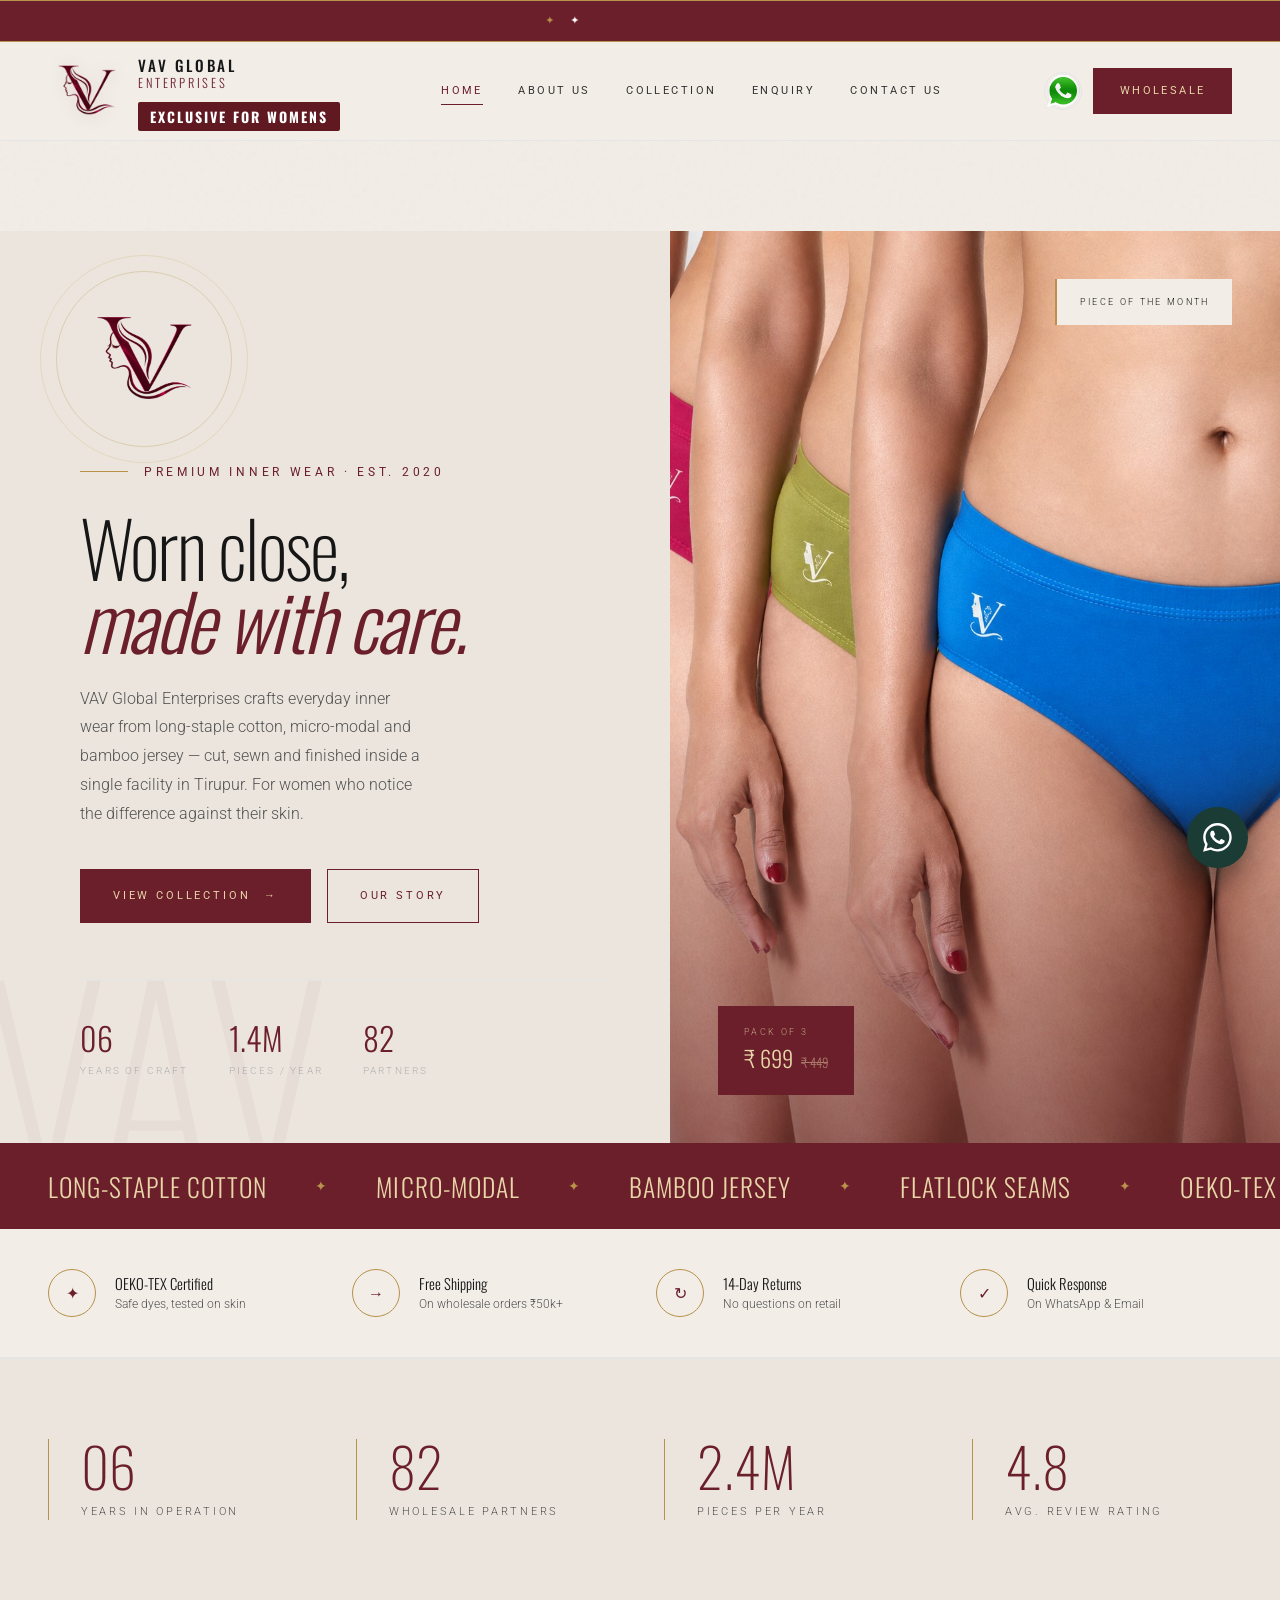
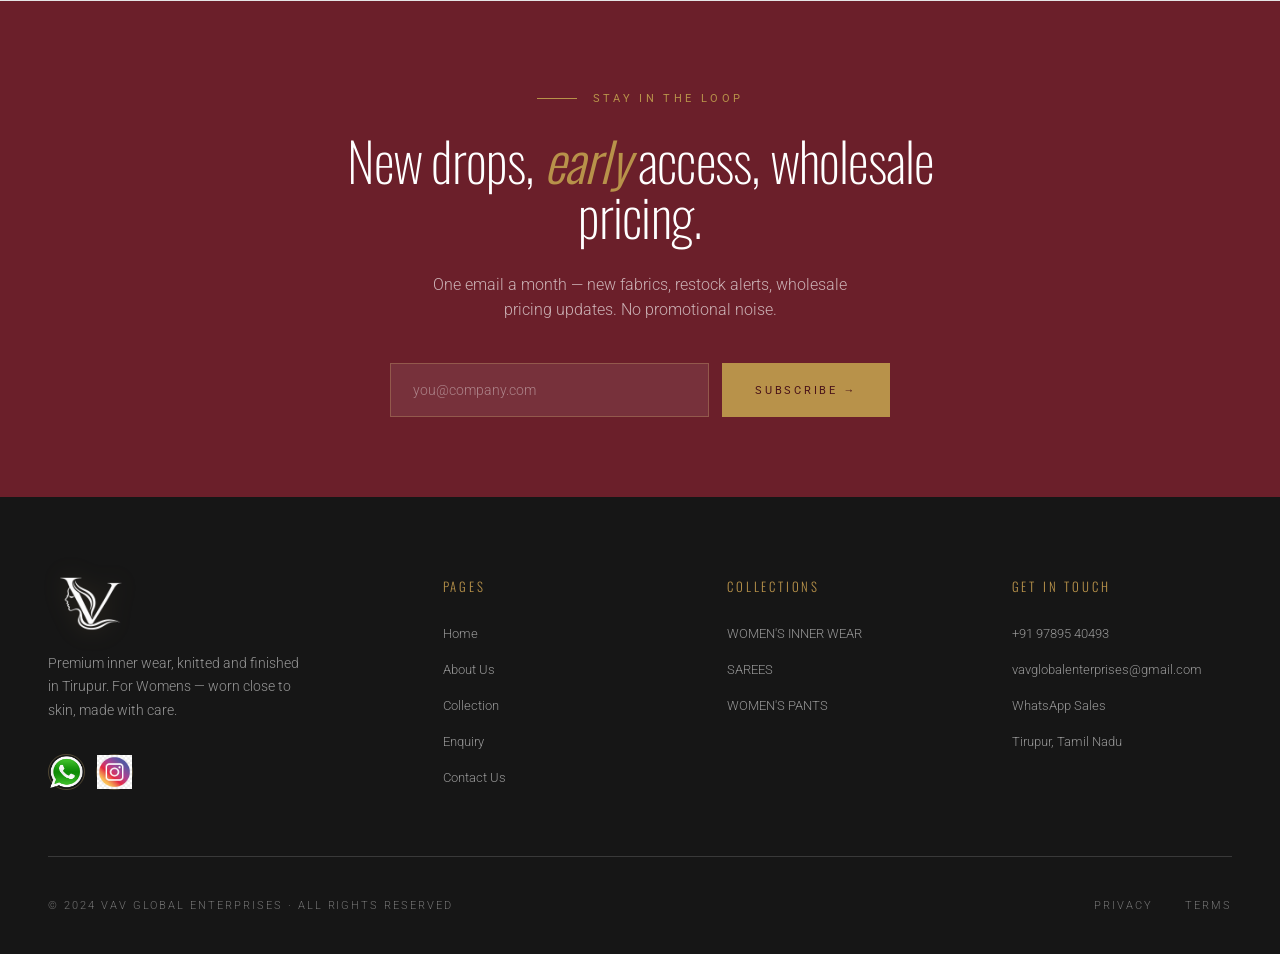
<file: index.html>
<!DOCTYPE html>
<html lang="en">
<head>
<meta name="google-site-verification" content="qT7I_BiISIOXFTQnyA4tksHQeo5Awcm3ccTo5yaIwPU" />
<meta charset="UTF-8">
<meta name="viewport" content="width=device-width, initial-scale=1.0">
<meta name="theme-color" content="#ffffff">
<title>VAV Global Enterprises — Premium Inner Wear</title>
<meta name="description"
      content="VAV Global Enterprises offers premium women's inner wear, sarees and quality apparel from Tirupur, Tamil Nadu. Explore our collections and wholesale enquiries.">

<meta name="keywords"
      content="VAV Global Enterprises, women's inner wear, ladies inner wear, sarees, Tirupur garments, wholesale inner wear, Tamil Nadu apparel, VAV Global">

<meta name="author" content="VAV Global Enterprises">

<meta name="robots" content="index, follow">

<link rel="canonical" href="https://vavglobalenterprises.com/">
<link rel="stylesheet" href="style.css">
<link rel="preconnect" href="https://fonts.googleapis.com">
<link rel="preconnect" href="https://fonts.gstatic.com" crossorigin>
<link rel="stylesheet" href="https://fonts.googleapis.com/css2?family=Oswald:wght@200;300;400;500&family=Roboto:wght@100;300;400&display=swap">
<style>
:root {
  --bg: #f2ede7;
  --bg-deep: #ebe5dd;
  --bg-card: #ffffff;
  --text: #161616;
  --text-emp: #333333;
  --text-mute: #535353;
  --text-faint: #b1b1b1;
  --line: #e5e5e5;
  --inverse: #ffffff;
  --wine: #6b1f2a;
  --wine-deep: #4a1419;
  --wine-soft: #8a3540;
  --gold: #b8924a;
  --gold-light: #d4b576;
  --gold-soft: #e8d5a8;
  --whatsapp: #1a3c34;
  --whatsapp-hover: #2a5c4e;
  --ease-quiet: cubic-bezier(.22, 1, .36, 1);
  --ease-precise: cubic-bezier(.4, 0, .2, 1);
  --ease-emphasis: cubic-bezier(.16, 1, .3, 1);
}

* { margin: 0; padding: 0; box-sizing: border-box; }
html { scroll-behavior: smooth; }
body {
  background: var(--bg);
  color: var(--text);
  font-family: 'Roboto', sans-serif;
  font-weight: 300;
  line-height: 1.6;
  overflow-x: hidden;
  -webkit-font-smoothing: antialiased;
}
img { max-width: 100%; display: block; }
a { color: inherit; text-decoration: none; }
button { font-family: inherit; cursor: pointer; }
::selection { background: var(--wine); color: var(--bg); }

body::before {
  content: '';
  position: fixed; inset: 0;
  pointer-events: none;
  z-index: 9998;
  opacity: 0.035;
  background-image: url("data:image/svg+xml,%3Csvg viewBox='0 0 200 200' xmlns='http://www.w3.org/2000/svg'%3E%3Cfilter id='n'%3E%3CfeTurbulence type='fractalNoise' baseFrequency='0.85' numOctaves='3'/%3E%3C/filter%3E%3Crect width='100%25' height='100%25' filter='url(%23n)'/%3E%3C/svg%3E");
}

/* ========== PAGE ROUTING ========== */
.page { display: none; padding-top: 90px; min-height: 100vh; }
#home { display: block; }
.page:target { display: block; animation: pageEnter 0.8s var(--ease-quiet); }
body:has(.page:target) #home { display: none; }

@keyframes pageEnter {
  from { opacity: 0; transform: translateY(30px); }
  to { opacity: 1; transform: translateY(0); }
}

/* Stagger reveal for page children */
.page:target > * { animation: staggerUp 0.8s var(--ease-quiet) both; }
.page:target > *:nth-child(1) { animation-delay: 0.1s; }
.page:target > *:nth-child(2) { animation-delay: 0.25s; }
.page:target > *:nth-child(3) { animation-delay: 0.4s; }
.page:target > *:nth-child(4) { animation-delay: 0.55s; }
.page:target > *:nth-child(5) { animation-delay: 0.7s; }

@keyframes staggerUp {
  from { opacity: 0; transform: translateY(40px); }
  to { opacity: 1; transform: translateY(0); }
}

/* ========== ANNOUNCEMENT ========== */
.announce {
  background: var(--wine);
  color: var(--gold-soft);
  padding: 0.65rem 3rem;
  text-align: center;
  font-size: 0.68rem;
  letter-spacing: 0.25em;
  text-transform: uppercase;
  position: relative;
  z-index: 101;
  overflow: hidden;
}
.announce__track {
  display: inline-flex;
  gap: 3rem;
  animation: announce-scroll 10s linear infinite;
  white-space: nowrap;
}
.announce span::before { content: '✦'; margin-right: 0.8rem; color: var(--gold); }
@keyframes announce-scroll { from { transform: translateX(0); } to { transform: translateX(-50%); } }

/* ========== NAV ========== */
.nav {
  position: sticky;
  top: 0;
  background: rgba(242, 237, 231, 0.94);
  backdrop-filter: blur(14px);
  -webkit-backdrop-filter: blur(14px);
  border-bottom: 1px solid var(--line);
  padding: 0.85rem 3rem;
  display: flex;
  align-items: center;
  justify-content: space-between;
  z-index: 100;
}
.nav__logo-link { display: flex; align-items: center; gap: 0.85rem; }
.nav__logo-img {
  height: 3.2rem;
  width: auto;
  transition: transform 0.6s var(--ease-quiet), filter 0.6s var(--ease-quiet);
  filter: drop-shadow(0 2px 8px rgba(107, 31, 42, 0.15));
}
.nav__logo-link:hover .nav__logo-img {
  transform: scale(1.08) rotate(-2deg);
  filter: drop-shadow(0 4px 16px rgba(184, 146, 74, 0.4));
}
.nav__logo-text {
  font-family: 'Oswald', sans-serif;
  font-weight: 300;
  font-size: 0.78rem;
  letter-spacing: 0.22em;
  text-transform: uppercase;
  color: var(--wine);
  line-height: 1.3;
}
.nav__logo-text strong { display: block; font-weight: 500; color: var(--text); font-size: 0.95rem; }

.nav__menu {
  display: flex;
  gap: 2.2rem;
  list-style: none;
  font-size: 0.7rem;
  font-weight: 400;
  letter-spacing: 0.22em;
  text-transform: uppercase;
}
.nav__menu a {
  position: relative;
  padding: 0.5rem 0;
  color: var(--text-emp);
  transition: color 0.4s var(--ease-quiet);
}
.nav__menu a::after {
  content: '';
  position: absolute;
  left: 0; bottom: 0;
  width: 0; height: 1px;
  background: var(--wine);
  transition: width 0.5s var(--ease-quiet);
}
.nav__menu a:hover { color: var(--wine); }
.nav__menu a:hover::after { width: 100%; }

/* Active nav state via :has() */
body:not(:has(.page:target)) .nav__menu a[href="#home"],
body:has(#about:target) .nav__menu a[href="#about"],
/* body:has(#gallery:target) .nav__menu a[href="#gallery"], */
body:has(#collection:target) .nav__menu a[href="#collection"],
body:has(#enquiry:target) .nav__menu a[href="#enquiry"],
body:has(#contact:target) .nav__menu a[href="#contact"] {
  color: var(--wine);
}
body:not(:has(.page:target)) .nav__menu a[href="#home"]::after,
body:has(#about:target) .nav__menu a[href="#about"]::after,
/* body:has(#gallery:target) .nav__menu a[href="#gallery"]::after, */
body:has(#collection:target) .nav__menu a[href="#collection"]::after,
body:has(#enquiry:target) .nav__menu a[href="#enquiry"]::after,
body:has(#contact:target) .nav__menu a[href="#contact"]::after {
  width: 100%;
}

.nav__actions { display: flex; gap: 0.7rem; align-items: center; }
.nav__icon {
  width: 2.4rem; height: 2.4rem;
  border: 1px solid var(--line);
  border-radius: 50%;
  display: flex; align-items: center; justify-content: center;
  font-size: 0.75rem;
  transition: all 0.4s var(--ease-quiet);
  background: transparent;
  color: var(--text);
}
.nav__icon:hover { border-color: var(--wine); background: var(--wine); color: var(--gold-soft); transform: translateY(-2px); }
.nav__icon--wa:hover { background: var(--whatsapp); border-color: var(--whatsapp); color: #fff; }
.nav__cta {
  font-size: 0.68rem;
  font-weight: 400;
  letter-spacing: 0.22em;
  text-transform: uppercase;
  padding: 0.85rem 1.6rem;
  border: 1px solid var(--wine);
  background: var(--wine);
  color: var(--gold-soft);
  transition: all 0.5s var(--ease-quiet);
}
.nav__cta:hover { background: var(--wine-deep); border-color: var(--wine-deep); }

/* ========== HERO ========== */
.hero {
  position: relative;
  min-height: calc(100vh - 90px);
  display: grid;
  grid-template-columns: 1.1fr 1fr;
  overflow: hidden;
  background: var(--bg-deep);
}
.hero__left {
  padding: 4rem 4rem 4rem 5rem;
  display: flex;
  flex-direction: column;
  justify-content: center;
  position: relative;
  z-index: 2;
}

/* === LOGO REVEAL === */
.hero__logo-wrap {
  position: relative;
  margin-bottom: 2.5rem;
  display: inline-block;
  width: 8rem;
  height: 8rem;
}
.hero__logo-wrap::before {
  content: '';
  position: absolute;
  inset: -1.5rem;
  border: 1px solid var(--gold);
  border-radius: 50%;
  opacity: 0;
  animation: logoRing 3s var(--ease-quiet) 1.2s forwards;
}
.hero__logo-wrap::after {
  content: '';
  position: absolute;
  inset: -2.5rem;
  border: 1px solid var(--gold-light);
  border-radius: 50%;
  opacity: 0;
  animation: logoRing 3s var(--ease-quiet) 1.6s forwards;
}
@keyframes logoRing {
  from { opacity: 0; transform: scale(0.7); }
  to { opacity: 0.3; transform: scale(1); }
}
.hero__logo {
  width: 100%;
  height: 100%;
  object-fit: contain;
  animation: logoReveal 2s var(--ease-emphasis) both, logoShimmer 6s ease-in-out infinite 2s;
}
@keyframes logoReveal {
  0% { opacity: 0; transform: scale(0.75) translateY(-20px); filter: blur(14px); }
  60% { opacity: 1; filter: blur(0); }
  100% { opacity: 1; transform: scale(1) translateY(0); filter: blur(0); }
}
@keyframes logoShimmer {
  0%, 100% { filter: drop-shadow(0 0 8px rgba(184, 146, 74, 0.2)); }
  50% { filter: drop-shadow(0 0 28px rgba(184, 146, 74, 0.45)); }
}

.hero__eyebrow {
  font-size: 0.72rem;
  font-weight: 400;
  letter-spacing: 0.32em;
  text-transform: uppercase;
  margin-bottom: 1.8rem;
  display: flex;
  align-items: center;
  gap: 1rem;
  color: var(--wine);
  animation: fadeUp 1s var(--ease-quiet) 0.8s both;
}
.hero__eyebrow::before { content: ''; width: 3rem; height: 1px; background: var(--gold); }
@keyframes fadeUp { from { opacity: 0; transform: translateY(28px); } to { opacity: 1; transform: translateY(0); } }

.hero__title {
  font-family: 'Oswald', sans-serif;
  font-weight: 200;
  font-size: clamp(2.6rem, 6vw, 5.5rem);
  line-height: 0.95;
  letter-spacing: -0.025em;
  margin-bottom: 1.8rem;
  animation: fadeUp 1s var(--ease-quiet) 1s both;
}
.hero__title em {
  font-style: italic;
  font-weight: 300;
  display: block;
  color: var(--wine);
}
.hero__sub {
  max-width: 38ch;
  font-size: 1rem;
  line-height: 1.8;
  color: var(--text-mute);
  margin-bottom: 2.5rem;
  animation: fadeUp 1s var(--ease-quiet) 1.2s both;
}
.hero__ctas {
  display: flex;
  gap: 1rem;
  flex-wrap: wrap;
  animation: fadeUp 1s var(--ease-quiet) 1.4s both;
}

.btn {
  display: inline-flex;
  align-items: center;
  gap: 0.85rem;
  padding: 1.1rem 2rem;
  font-size: 0.68rem;
  font-weight: 400;
  letter-spacing: 0.26em;
  text-transform: uppercase;
  border: 1px solid currentColor;
  background: transparent;
  color: inherit;
  transition: all 0.5s var(--ease-quiet);
  cursor: pointer;
}
.btn--solid { background: var(--wine); color: var(--gold-soft); border-color: var(--wine); }
.btn--solid:hover { background: var(--wine-deep); border-color: var(--wine-deep); transform: translateY(-2px); }
.btn--ghost { color: var(--wine); border-color: var(--wine); }
.btn--ghost:hover { background: var(--wine); color: var(--gold-soft); }
.btn--gold { background: var(--gold); color: var(--wine-deep); border-color: var(--gold); }
.btn--gold:hover { background: var(--gold-light); border-color: var(--gold-light); }
.btn--wa { background: var(--whatsapp); color: #fff; border-color: var(--whatsapp); }
.btn--wa:hover { background: var(--whatsapp-hover); border-color: var(--whatsapp-hover); }
.btn__arrow { transition: transform 0.5s var(--ease-quiet); }
.btn:hover .btn__arrow { transform: translateX(6px); }

.hero__stats {
  display: flex;
  gap: 2.5rem;
  margin-top: 3.5rem;
  padding-top: 2rem;
  border-top: 1px solid var(--line);
  animation: fadeUp 1s var(--ease-quiet) 1.6s both;
}
.hero__stat-num { font-family: 'Oswald', sans-serif; font-weight: 300; font-size: 2rem; color: var(--wine); }
.hero__stat-label { font-size: 0.62rem; letter-spacing: 0.22em; text-transform: uppercase; color: var(--text-faint); }

.hero__right {
  position: relative;
  overflow: hidden;
}
.hero__media { position: absolute; inset: 0; overflow: hidden; }
.hero__media img {
  width: 100%; height: 100%;
  object-fit: cover;
  animation: kenburns 26s ease-in-out infinite alternate;
}
@keyframes kenburns {
  0% { transform: scale(1.08) translate(-1.2%, -0.8%); }
  100% { transform: scale(1.2) translate(1.2%, 1.2%); }
}
.hero__media::after {
  content: '';
  position: absolute; inset: 0;
  background: linear-gradient(180deg, transparent 50%, rgba(74, 20, 25, 0.5) 100%);
}
.hero__badge {
  position: absolute;
  top: 3rem; right: 3rem;
  background: var(--bg);
  padding: 1rem 1.4rem;
  z-index: 3;
  border-left: 2px solid var(--gold);
}
.hero__badge-label { font-size: 0.58rem; letter-spacing: 0.25em; text-transform: uppercase; color: var(--text-faint); }
.hero__badge-value { font-family: 'Oswald', sans-serif; font-weight: 300; font-size: 1.05rem; color: var(--wine); }

.hero__price-tag {
  position: absolute;
  bottom: 3rem; left: 3rem;
  background: var(--wine);
  color: var(--gold-soft);
  padding: 1.2rem 1.6rem;
  z-index: 3;
}
.hero__price-label { font-size: 0.58rem; letter-spacing: 0.25em; text-transform: uppercase; opacity: 0.7; }
.hero__price-value { font-family: 'Oswald', sans-serif; font-weight: 300; font-size: 1.4rem; }
.hero__price-old { font-size: 0.8rem; text-decoration: line-through; opacity: 0.5; margin-left: 0.5rem; }

.hero__watermark {
  position: absolute;
  left: -1rem; bottom: -3vw;
  font-family: 'Oswald', sans-serif;
  font-weight: 200;
  font-size: 20vw;
  line-height: 0.85;
  color: rgba(107, 31, 42, 0.04);
  pointer-events: none;
  z-index: 1;
}

/* ========== MARQUEE ========== */
.marquee {
  background: var(--wine);
  color: var(--gold-soft);
  padding: 1.4rem 0;
  overflow: hidden;
  white-space: nowrap;
}
.marquee__track { display: inline-flex; animation: marquee 40s linear infinite; }
.marquee__group { display: inline-flex; align-items: center; gap: 3rem; padding: 0 3rem; }
.marquee__item {
  font-family: 'Oswald', sans-serif;
  font-weight: 300;
  font-size: 1.6rem;
  letter-spacing: 0.04em;
  text-transform: uppercase;
  display: inline-flex; align-items: center; gap: 3rem;
}
.marquee__item::after { content: '✦'; font-size: 0.85rem; color: var(--gold); }
@keyframes marquee { from { transform: translateX(0); } to { transform: translateX(-50%); } }

/* ========== SECTION GENERICS ========== */
section { padding: 6rem 3rem; }
.container { max-width: 1400px; margin: 0 auto; }
.eyebrow {
  font-size: 0.7rem;
  font-weight: 400;
  letter-spacing: 0.3em;
  text-transform: uppercase;
  color: var(--wine);
  display: inline-flex;
  align-items: center;
  gap: 1rem;
  margin-bottom: 1.6rem;
}
.eyebrow::before { content: ''; width: 2.5rem; height: 1px; background: var(--gold); }
h2 {
  font-family: 'Oswald', sans-serif;
  font-weight: 200;
  font-size: clamp(2rem, 4.2vw, 3.8rem);
  line-height: 1.02;
  letter-spacing: -0.015em;
  margin-bottom: 1.8rem;
}
h2 em { font-style: italic; font-weight: 300; color: var(--wine); }
.section-head {
  display: grid;
  grid-template-columns: 1fr 1fr;
  gap: 4rem;
  margin-bottom: 4rem;
  align-items: end;
}
.section-head__right p { max-width: 36ch; }

/* ========== TRUST STRIP ========== */
.trust { padding: 2.5rem 3rem; background: var(--bg); border-bottom: 1px solid var(--line); }
.trust__grid { max-width: 1400px; margin: 0 auto; display: grid; grid-template-columns: repeat(4, 1fr); gap: 2rem; }
.trust__item { display: flex; align-items: center; gap: 1.2rem; }
.trust__icon {
  width: 3rem; height: 3rem;
  border: 1px solid var(--gold);
  border-radius: 50%;
  display: flex; align-items: center; justify-content: center;
  flex-shrink: 0;
  color: var(--wine);
  font-family: 'Oswald', sans-serif;
  font-size: 1rem;
}
.trust__title { font-family: 'Oswald', sans-serif; font-weight: 300; font-size: 0.92rem; }
.trust__desc { font-size: 0.72rem; color: var(--text-mute); }

/* ========== PRODUCT CARD ========== */
.product-grid { display: grid; grid-template-columns: repeat(3, 1fr); gap: 2.5rem 2rem; }
.product { position: relative; }
.product__media {
  aspect-ratio: 3/4;
  overflow: hidden;
  margin-bottom: 1.2rem;
  position: relative;
  background: var(--bg-deep);
}
.product__media img {
  width: 100%; height: 100%;
  object-fit: cover;
  transition: transform 1.4s var(--ease-quiet);
  animation: kenburns-soft 24s ease-in-out infinite alternate;
}
@keyframes kenburns-soft {
  0% { transform: scale(1.03) translate(-0.5%, -0.5%); }
  100% { transform: scale(1.1) translate(0.8%, 0.8%); }
}
.product:hover .product__media img { transform: scale(1.06); animation-play-state: paused; }
.product__media::after {
  content: '';
  position: absolute; inset: 0;
  background: linear-gradient(180deg, transparent 50%, rgba(74, 20, 25, 0.4) 100%);
  opacity: 0;
  transition: opacity 0.5s var(--ease-quiet);
}
.product:hover .product__media::after { opacity: 1; }
.product__badge {
  position: absolute; top: 1rem; left: 1rem;
  padding: 0.4rem 0.8rem;
  font-size: 0.58rem;
  letter-spacing: 0.22em;
  text-transform: uppercase;
  z-index: 2;
  background: var(--wine); color: var(--gold-soft);
}
.product__badge--new { background: var(--bg); color: var(--wine); border: 1px solid var(--wine); }
.product__quick {
  position: absolute; bottom: 1rem; left: 1rem; right: 1rem;
  background: var(--bg);
  padding: 0.9rem;
  display: flex; justify-content: space-between; align-items: center;
  z-index: 3;
  opacity: 0;
  transform: translateY(10px);
  transition: opacity 0.5s var(--ease-quiet), transform 0.5s var(--ease-quiet);
}
.product:hover .product__quick { opacity: 1; transform: translateY(0); }
.product__quick-label { font-size: 0.62rem; letter-spacing: 0.22em; text-transform: uppercase; color: var(--wine); }
.product__quick-arrow {
  width: 2rem; height: 2rem;
  border: 1px solid var(--wine);
  border-radius: 50%;
  display: flex; align-items: center; justify-content: center;
  color: var(--wine);
}
.product__meta { display: flex; justify-content: space-between; align-items: baseline; margin-bottom: 0.4rem; }
.product__title { font-family: 'Oswald', sans-serif; font-weight: 300; font-size: 1.3rem; }
.product__price { font-family: 'Oswald', sans-serif; font-weight: 300; color: var(--wine); }
.product__price-old { font-size: 0.78rem; text-decoration: line-through; color: var(--text-faint); margin-left: 0.4rem; }
.product__desc { font-size: 0.83rem; color: var(--text-mute); margin-bottom: 0.7rem; }
.product__swatches { display: flex; gap: 0.4rem; }
.product__swatch { width: 0.95rem; height: 0.95rem; border-radius: 50%; border: 1px solid var(--line); }
.product__swatch--black { background: #161616; }
.product__swatch--white { background: #f5f1ea; }
.product__swatch--grey { background: #8a8a8a; }
.product__swatch--sage { background: #a8b5a0; }
.product__swatch--navy { background: #2a3450; }
.product__swatch--clay { background: #c4a890; }
.product__swatch--wine { background: var(--wine); }

/* ========== COLLECTION FILTER ========== */
.shop__filter { display: flex; gap: 0.5rem; margin-bottom: 3rem; flex-wrap: wrap; }
.shop__filter input { display: none; }
.shop__filter label {
  padding: 0.8rem 1.5rem;
  font-size: 0.68rem;
  letter-spacing: 0.22em;
  text-transform: uppercase;
  border: 1px solid var(--line);
  cursor: pointer;
  transition: all 0.4s var(--ease-quiet);
  user-select: none;
}
.shop__filter label:hover { border-color: var(--wine); color: var(--wine); }
#filter-all:checked ~ .shop__filter label[for="filter-all"],
#filter-wo:checked ~ .shop__filter label[for="filter-WomensInner"],
#filter-women:checked ~ .shop__filter label[for="filter-womensaree"],
#filter-kids:checked ~ .shop__filter label[for="filter-womenpants"],
#filter-premium:checked ~ .shop__filter label[for="filter-premium"] {
  background: var(--wine);
  color: var(--gold-soft);
  border-color: var(--wine);
}
#filter-men:checked ~ .product-grid .product:not([data-cat="men"]),
#filter-women:checked ~ .product-grid .product:not([data-cat="women"]),
#filter-kids:checked ~ .product-grid .product:not([data-cat="kids"]),
#filter-premium:checked ~ .product-grid .product:not([data-cat="premium"]) { display: none; }
/* ALL */
#filter-all:checked ~ .product-grid .product {
    display: block;
}

/* WOMENS INNER WEAR */
#filter-WomensInner:checked ~ .product-grid .product {
    display: none;
}

#filter-WomensInner:checked ~ .product-grid .product[data-cat="WOMEN'S INNER WEAR"] {
    display: block;
}

/* SAREES */
#filter-womensaree:checked ~ .product-grid .product {
    display: none;
}

#filter-womensaree:checked ~ .product-grid .product[data-cat="SAREES"] {
    display: block;
}

/* WOMENS PANTS */
#filter-womenpants:checked ~ .product-grid .product {
    display: none;
}

#filter-womenpants:checked ~ .product-grid .product[data-cat="WOMEN'S PANTS"] {
    display: block;
}
/* ========== GALLERY ========== */
.gallery-grid {
  display: grid;
  grid-template-columns: repeat(12, 1fr);
  gap: 1.2rem;
}
.gallery-item { position: relative; overflow: hidden; cursor: pointer; }
.gallery-item img {
  width: 100%; height: 100%;
  object-fit: cover;
  transition: transform 1.6s var(--ease-quiet);
  animation: kenburns-soft 28s ease-in-out infinite alternate;
}
.gallery-item:hover img { transform: scale(1.06); }
.gallery-item::after {
  content: '';
  position: absolute; inset: 0;
  background: linear-gradient(180deg, transparent 50%, rgba(74, 20, 25, 0.7) 100%);
  opacity: 0;
  transition: opacity 0.5s var(--ease-quiet);
}
.gallery-item:hover::after { opacity: 1; }
.gallery-item--1 { grid-column: 1 / 5; aspect-ratio: 3/4; }
.gallery-item--2 { grid-column: 5 / 9; aspect-ratio: 1/1; }
.gallery-item--3 { grid-column: 9 / 13; aspect-ratio: 3/4; }
.gallery-item--4 { grid-column: 1 / 4; aspect-ratio: 1/1; }
.gallery-item--5 { grid-column: 4 / 8; aspect-ratio: 4/3; }
.gallery-item--6 { grid-column: 8 / 13; aspect-ratio: 16/10; }
.gallery-item--7 { grid-column: 1 / 6; aspect-ratio: 3/4; }
.gallery-item--8 { grid-column: 6 / 10; aspect-ratio: 1/1; }
.gallery-item--9 { grid-column: 10 / 13; aspect-ratio: 3/4; }
.gallery__caption {
  position: absolute;
  bottom: 1.2rem; left: 1.2rem;
  z-index: 2;
  color: var(--gold-soft);
  opacity: 0;
  transform: translateY(10px);
  transition: opacity 0.5s var(--ease-quiet), transform 0.5s var(--ease-quiet);
}
.gallery-item:hover .gallery__caption { opacity: 1; transform: translateY(0); }
.gallery__caption-num { font-size: 0.58rem; letter-spacing: 0.25em; text-transform: uppercase; color: var(--gold); }
.gallery__caption-title { font-family: 'Oswald', sans-serif; font-weight: 300; font-size: 1rem; }

/* ========== WHY VAV ========== */
.why__grid { display: grid; grid-template-columns: repeat(4, 1fr); gap: 2rem; }
.why__card {
  padding: 2.5rem 2rem;
  border: 1px solid var(--line);
  background: var(--bg-card);
  transition: all 0.5s var(--ease-quiet);
  position: relative;
  overflow: hidden;
}
.why__card::before {
  content: '';
  position: absolute; top: 0; left: 0;
  width: 100%; height: 2px;
  background: var(--gold);
  transform: scaleX(0);
  transform-origin: left;
  transition: transform 0.6s var(--ease-quiet);
}
.why__card:hover { transform: translateY(-6px); box-shadow: 0 20px 40px -20px rgba(74, 20, 25, 0.15); }
.why__card:hover::before { transform: scaleX(1); }
.why__num { font-family: 'Oswald', sans-serif; font-weight: 200; font-size: 0.72rem; letter-spacing: 0.3em; color: var(--gold); margin-bottom: 2rem; }
.why__icon {
  width: 3.5rem; height: 3.5rem;
  margin-bottom: 1.5rem;
  display: flex; align-items: center; justify-content: center;
}
.why__icon svg { width: 100%; height: 100%; stroke: var(--wine); stroke-width: 1; fill: none; }
.why__title { font-family: 'Oswald', sans-serif; font-weight: 300; font-size: 1.3rem; margin-bottom: 0.8rem; }
.why__desc { font-size: 0.85rem; color: var(--text-mute); line-height: 1.7; }

/* ========== STATS ========== */
.stats { padding: 5rem 3rem; background: var(--bg-deep); border-top: 1px solid var(--line); border-bottom: 1px solid var(--line); }
.stats__grid { max-width: 1400px; margin: 0 auto; display: grid; grid-template-columns: repeat(4, 1fr); gap: 3rem; }
.stats__item { border-left: 1px solid var(--gold); padding-left: 2rem; }
.stats__num { font-family: 'Oswald', sans-serif; font-weight: 200; font-size: 3.4rem; line-height: 1; margin-bottom: 0.6rem; color: var(--wine); }
.stats__label { font-size: 0.68rem; letter-spacing: 0.25em; text-transform: uppercase; color: var(--text-mute); }

/* ========== FORM ELEMENTS ========== */
.form-card {
  background: var(--bg-card);
  padding: 2.5rem;
  border: 1px solid var(--line);
  box-shadow: 0 25px 50px -25px rgba(74, 20, 25, 0.12);
}
.form-head { padding-bottom: 1.5rem; margin-bottom: 2rem; border-bottom: 1px solid var(--line); }
.form-title { font-family: 'Oswald', sans-serif; font-weight: 300; font-size: 1.5rem; color: var(--wine); }
.form-sub { font-size: 0.85rem; color: var(--text-mute); margin-top: 0.3rem; }
.field { margin-bottom: 1.3rem; }
.label {
  display: block;
  font-size: 0.68rem;
  letter-spacing: 0.22em;
  text-transform: uppercase;
  color: var(--text-mute);
  margin-bottom: 0.5rem;
}
.label span { color: var(--wine); }
.input, .select, .textarea {
  width: 100%;
  padding: 0.85rem 1rem;
  background: var(--bg);
  border: 1px solid var(--line);
  font-family: 'Roboto', sans-serif;
  font-weight: 300;
  font-size: 0.9rem;
  color: var(--text);
  transition: border-color 0.4s var(--ease-quiet);
}
.input:focus, .select:focus, .textarea:focus { outline: none; border-color: var(--wine); }
.textarea { min-height: 90px; resize: vertical; }
.form-row { display: grid; grid-template-columns: 1fr 1fr; gap: 1rem; }
.form-actions { display: grid; grid-template-columns: 1fr 1fr; gap: 1rem; margin-top: 1.5rem; }
.submit {
  width: 100%;
  padding: 1.1rem;
  background: var(--wine);
  color: var(--gold-soft);
  border: 1px solid var(--wine);
  font-size: 0.7rem;
  font-weight: 400;
  letter-spacing: 0.28em;
  text-transform: uppercase;
  cursor: pointer;
  transition: all 0.4s var(--ease-quiet);
  display: flex; align-items: center; justify-content: center; gap: 0.8rem;
}
.submit:hover { background: var(--wine-deep); border-color: var(--wine-deep); transform: translateY(-2px); }
.submit--wa { background: var(--whatsapp); border-color: var(--whatsapp); color: #fff; }
.submit--wa:hover { background: var(--whatsapp-hover); border-color: var(--whatsapp-hover); }

.dropzone {
  position: relative;
  margin: 1.5rem 0;
  border: 1.5px dashed var(--gold);
  background: var(--bg);
  padding: 2.5rem 2rem;
  text-align: center;
  transition: all 0.4s var(--ease-quiet);
  cursor: pointer;
}
.dropzone:hover { border-color: var(--wine); background: var(--bg-deep); }
.dropzone input[type="file"] { position: absolute; inset: 0; opacity: 0; cursor: pointer; width: 100%; height: 100%; }
.dropzone-icon {
  width: 3.5rem; height: 3.5rem;
  border: 1px solid var(--gold);
  border-radius: 50%;
  display: inline-flex; align-items: center; justify-content: center;
  margin-bottom: 1rem;
  font-family: 'Oswald', sans-serif;
  font-size: 1.5rem;
  color: var(--wine);
  transition: all 0.4s var(--ease-quiet);
}
.dropzone:hover .dropzone-icon { border-color: var(--wine); transform: scale(1.05); }
.dropzone-title { font-family: 'Oswald', sans-serif; font-weight: 300; font-size: 1.1rem; color: var(--wine); }
.dropzone-desc { font-size: 0.78rem; color: var(--text-mute); margin: 0.3rem 0 0.6rem; }
.dropzone-formats { font-size: 0.58rem; letter-spacing: 0.22em; text-transform: uppercase; color: var(--text-faint); }

/* ========== QUICK CHAT CARD ========== */
.quick-chat {
  background: var(--whatsapp);
  color: #fff;
  padding: 2.5rem;
  margin-bottom: 2rem;
  position: relative;
  overflow: hidden;
}
.quick-chat::after {
  content: '';
  position: absolute; right: -3rem; top: -3rem;
  width: 10rem; height: 10rem;
  border: 1px solid rgba(255,255,255,0.1);
  border-radius: 50%;
}
.quick-chat__label { font-size: 0.68rem; letter-spacing: 0.22em; text-transform: uppercase; opacity: 0.7; margin-bottom: 0.5rem; }
.quick-chat__title { font-family: 'Oswald', sans-serif; font-weight: 300; font-size: 1.5rem; margin-bottom: 1.5rem; }
.quick-chat__btn {
  display: flex; align-items: center; gap: 1rem;
  background: #fff; color: var(--whatsapp);
  padding: 1rem 1.5rem;
  font-size: 0.7rem; letter-spacing: 0.22em; text-transform: uppercase;
  transition: all 0.4s var(--ease-quiet);
  margin-bottom: 1rem;
  border: 1px solid #fff;
}
.quick-chat__btn:hover { background: transparent; color: #fff; }
.quick-chat__btn-text { flex: 1; text-align: left; }
.quick-chat__sub { font-size: 0.72rem; opacity: 0.7; margin-top: 1rem; }

/* ========== INFO LIST ========== */
.info-list { list-style: none; }
.info-item {
  display: grid; grid-template-columns: auto 1fr; gap: 2rem;
  padding: 1.5rem 0;
  border-top: 1px solid var(--line);
}
.info-item:last-child { border-bottom: 1px solid var(--line); }
.info-label { font-size: 0.68rem; letter-spacing: 0.22em; text-transform: uppercase; color: var(--gold); white-space: nowrap; }
.info-value { font-family: 'Oswald', sans-serif; font-weight: 300; font-size: 1.05rem; }
.info-value span { display: block; font-family: 'Roboto', sans-serif; font-size: 0.8rem; color: var(--text-mute); margin-top: 0.3rem; }

/* ========== TIMELINE (ABOUT) ========== */
.timeline { position: relative; padding-left: 3rem; }
.timeline::before {
  content: ''; position: absolute;
  left: 0.6rem; top: 0; bottom: 0;
  width: 1px; background: var(--gold);
}
.timeline__item { position: relative; padding-bottom: 3rem; }
.timeline__item::before {
  content: '';
  position: absolute;
  left: -2.6rem; top: 0.4rem;
  width: 0.8rem; height: 0.8rem;
  border-radius: 50%;
  background: var(--wine);
  border: 2px solid var(--bg);
  box-shadow: 0 0 0 1px var(--gold);
}
.timeline__year { font-family: 'Oswald', sans-serif; font-weight: 300; font-size: 1.3rem; color: var(--wine); margin-bottom: 0.5rem; }
.timeline__title { font-family: 'Oswald', sans-serif; font-weight: 300; font-size: 1.1rem; margin-bottom: 0.5rem; }
.timeline__desc { font-size: 0.88rem; color: var(--text-mute); line-height: 1.7; max-width: 50ch; }

/* ========== CRAFT IMAGES ========== */
.craft__grid { display: grid; grid-template-columns: 1fr 1fr; gap: 4rem; align-items: flex-start; }
.craft__visual { display: grid; grid-template-columns: 1fr 1fr; gap: 1.2rem; position: sticky; top: 8rem; }
.craft__visual figure { overflow: hidden; aspect-ratio: 3/4; }
.craft__visual figure:nth-child(2) { margin-top: 4rem; }
.craft__visual figure:nth-child(4) { margin-top: 4rem; }
.craft__visual img { width: 100%; height: 100%; object-fit: cover; animation: kenburns-soft 26s ease-in-out infinite alternate; }
.craft__list { list-style: none; }
.craft__item {
  display: grid; grid-template-columns: auto 1fr 1fr; gap: 2rem;
  padding: 2.2rem 0;
  border-top: 1px solid var(--line);
  align-items: start;
}
.craft__item:last-child { border-bottom: 1px solid var(--line); }
.craft__num { font-family: 'Oswald', sans-serif; font-weight: 200; font-size: 2.2rem; color: var(--gold); line-height: 1; }
.craft__item-title { font-family: 'Oswald', sans-serif; font-weight: 300; font-size: 1.3rem; margin-bottom: 0.5rem; color: var(--wine); }
.craft__item-desc { font-size: 0.88rem; color: var(--text-mute); line-height: 1.7; }
.craft__item-meta { font-size: 0.68rem; letter-spacing: 0.22em; text-transform: uppercase; color: var(--text-faint); line-height: 2; }
.craft__item-meta strong { font-family: 'Oswald', sans-serif; font-weight: 300; font-size: 0.95rem; color: var(--wine); display: block; margin-top: 0.2rem; }

/* ========== TWO-COL LAYOUT ========== */
.two-col { display: grid; grid-template-columns: 1fr 1.2fr; gap: 4rem; align-items: start; }
.two-col--reverse { grid-template-columns: 1.2fr 1fr; }

/* ========== PHILOSOPHY IMAGES ========== */
.philo__images { display: grid; grid-template-columns: 1fr 1fr; gap: 1.5rem; }
.philo__images figure { overflow: hidden; aspect-ratio: 3/4; position: relative; }
.philo__images figure:nth-child(2) { margin-top: 5rem; }
.philo__images img { width: 100%; height: 100%; object-fit: cover; animation: kenburns-soft 22s ease-in-out infinite alternate; }
.philo__images figure:nth-child(2) img { animation-delay: -11s; }
.philo__images figcaption {
  position: absolute; bottom: 1rem; left: 1rem;
  color: var(--gold-soft);
  font-size: 0.62rem; letter-spacing: 0.25em; text-transform: uppercase;
  z-index: 2;
}

/* ========== FEATURED ========== */
.featured-grid { display: grid; grid-template-columns: 1.1fr 1fr; gap: 5rem; align-items: center; }
.featured__media { position: relative; aspect-ratio: 4/5; overflow: hidden; }
.featured__media img { width: 100%; height: 100%; object-fit: cover; animation: kenburns-soft 24s ease-in-out infinite alternate; }
.featured__badge { position: absolute; top: 1.5rem; left: 1.5rem; background: var(--bg); padding: 0.8rem 1.2rem; font-size: 0.62rem; letter-spacing: 0.25em; text-transform: uppercase; z-index: 2; border-left: 2px solid var(--gold); color: var(--wine); }
.featured__corner { position: absolute; bottom: 1.5rem; right: 1.5rem; background: var(--wine); color: var(--gold-soft); padding: 1rem 1.4rem; z-index: 2; }
.featured__corner-label { font-size: 0.58rem; letter-spacing: 0.25em; text-transform: uppercase; opacity: 0.7; }
.featured__corner-value { font-family: 'Oswald', sans-serif; font-weight: 300; font-size: 1.2rem; }
.featured__name { font-family: 'Oswald', sans-serif; font-weight: 200; font-size: clamp(1.8rem, 3.5vw, 2.8rem); margin-bottom: 1.5rem; }
.featured__desc { max-width: 38ch; margin-bottom: 2.5rem; }
.featured__specs { display: grid; grid-template-columns: 1fr 1fr; gap: 1.5rem 2.5rem; padding: 2rem 0; border-top: 1px solid var(--line); border-bottom: 1px solid var(--line); margin-bottom: 2.5rem; }
.featured__spec-label { font-size: 0.6rem; letter-spacing: 0.25em; text-transform: uppercase; color: var(--gold); margin-bottom: 0.4rem; }
.featured__spec-value { font-family: 'Oswald', sans-serif; font-weight: 300; font-size: 1rem; }
.featured__cta-row { display: flex; gap: 1rem; align-items: center; flex-wrap: wrap; }
.featured__price { font-family: 'Oswald', sans-serif; font-weight: 300; font-size: 1.8rem; color: var(--wine); }
.featured__price-old { font-size: 0.9rem; text-decoration: line-through; color: var(--text-faint); margin-left: 0.5rem; }

/* ========== WATERMARK ========== */
.section-watermark {
  position: absolute;
  font-family: 'Oswald', sans-serif;
  font-weight: 200;
  font-size: 16vw;
  line-height: 0.85;
  color: rgba(107, 31, 42, 0.04);
  pointer-events: none;
  user-select: none;
  z-index: 0;
}

/* ========== PAGE HERO (inner pages) ========== */
.page-hero {
  padding: 5rem 3em 3rem;
  background: var(--bg-deep);
  position: relative;
  overflow: hidden;
  border-bottom: 1px solid var(--line);
}
.page-hero__inner { max-width: 1400px; margin: 0 auto; position: relative; z-index: 2; display: grid; grid-template-columns: 1fr 1fr; gap: 4rem; align-items: end; }
.page-hero__logo { width: 6rem; height: 6rem; object-fit: contain; margin-bottom: 1.5rem; filter: drop-shadow(0 0 16px rgba(184, 146, 74, 0.3)); }
.page-hero__title { font-family: 'Oswald', sans-serif; font-weight: 200; font-size: clamp(2.2rem, 5vw, 4rem); line-height: 1; letter-spacing: -0.02em; }
.page-hero__title em { font-style: italic; font-weight: 300; color: var(--wine); }
.page-hero__desc { max-width: 40ch; color: var(--text-mute); }
.page-hero__breadcrumb { font-size: 0.65rem; letter-spacing: 0.25em; text-transform: uppercase; color: var(--gold); margin-bottom: 1.2rem; }
.page-hero__watermark {
  position: absolute;
  right: -2rem; bottom: -3vw;
  font-family: 'Oswald', sans-serif;
  font-weight: 200;
  font-size: 18vw;
  line-height: 0.85;
  color: rgba(107, 31, 42, 0.04);
  pointer-events: none;
  z-index: 1;
}

/* ========== NEWSLETTER ========== */
.newsletter { padding: 5rem 3rem; background: var(--wine); color: var(--gold-soft); text-align: center; }
.newsletter__inner { max-width: 700px; margin: 0 auto; }
.newsletter .eyebrow { color: var(--gold); }
.newsletter .eyebrow::before { background: var(--gold); }
.newsletter h2 { color: #fff; }
.newsletter h2 em { color: var(--gold); }
.newsletter p { color: rgba(255,255,255,0.65); margin-bottom: 2.5rem; max-width: 48ch; margin-left: auto; margin-right: auto; }
.newsletter__form { display: flex; gap: 0.8rem; max-width: 500px; margin: 0 auto; }
.newsletter__input { flex: 1; padding: 1.1rem 1.4rem; background: rgba(255,255,255,0.08); border: 1px solid rgba(212, 181, 118, 0.3); color: #fff; font-family: 'Roboto', sans-serif; font-weight: 300; font-size: 0.9rem; }
.newsletter__input::placeholder { color: rgba(255,255,255,0.4); }
.newsletter__input:focus { outline: none; border-color: var(--gold); }
.newsletter__submit { padding: 1.1rem 2rem; background: var(--gold); color: var(--wine-deep); border: 1px solid var(--gold); font-size: 0.68rem; letter-spacing: 0.25em; text-transform: uppercase; cursor: pointer; white-space: nowrap; transition: all 0.4s var(--ease-quiet); }
.newsletter__submit:hover { background: var(--gold-light); border-color: var(--gold-light); }

/* ========== FOOTER ========== */
.footer { background: var(--text); color: var(--inverse); padding: 5rem 3rem 2.5rem; }
.footer__grid { max-width: 1400px; margin: 0 auto; display: grid; grid-template-columns: 1.5fr 1fr 1fr 1fr; gap: 4rem; padding-bottom: 3.5rem; border-bottom: 1px solid rgba(255,255,255,0.15); }
.footer__logo { height: 3.5rem; margin-bottom: 1.2rem; filter: drop-shadow(0 0 12px rgba(184, 146, 74, 0.2)); }
.footer__tagline { font-size: 0.85rem; color: rgba(255,255,255,0.55); max-width: 32ch; line-height: 1.7; margin-bottom: 2rem; }
.footer__social { display: flex; gap: 0.7rem; }
.footer__social a { width: 2.3rem; height: 2.3rem; border: 1px solid rgba(212, 181, 118, 0.3); border-radius: 50%; display: flex; align-items: center; justify-content: center; font-size: 0.65rem; color: var(--gold); transition: all 0.4s var(--ease-quiet); }
.footer__social a:hover { background: var(--gold); color: var(--wine-deep); border-color: var(--gold); transform: translateY(-3px); }
.footer__col-title { font-family: 'Oswald', sans-serif; font-weight: 300; font-size: 0.8rem; letter-spacing: 0.22em; text-transform: uppercase; margin-bottom: 1.4rem; color: var(--gold); }
.footer__col ul { list-style: none; }
.footer__col li { margin-bottom: 0.65rem; }
.footer__col a { font-size: 0.83rem; color: rgba(255,255,255,0.55); transition: color 0.4s var(--ease-quiet); }
.footer__col a:hover { color: var(--gold); }
.footer__bottom { max-width: 1400px; margin: 0 auto; padding-top: 2.5rem; display: flex; justify-content: space-between; align-items: center; font-size: 0.68rem; letter-spacing: 0.18em; text-transform: uppercase; color: rgba(255,255,255,0.4); }
.footer__bottom-links { display: flex; gap: 2rem; }
.footer__bottom-links a:hover { color: var(--gold); }

/* ========== FLOATING WHATSAPP ========== */
.wa-float {
  position: fixed;
  bottom: 2rem; right: 2rem;
  z-index: 9999;
  width: 3.8rem; height: 3.8rem;
  background: var(--whatsapp);
  color: #fff;
  border-radius: 50%;
  display: flex; align-items: center; justify-content: center;
  box-shadow: 0 10px 30px -5px rgba(26, 60, 52, 0.4);
  transition: all 0.4s var(--ease-quiet);
}
.wa-float:hover { background: var(--whatsapp-hover); transform: translateY(-4px) scale(1.05); }
.wa-float svg { width: 1.8rem; height: 1.8rem; fill: currentColor; }
.wa-float::before {
  content: '';
  position: absolute; inset: -4px;
  border: 1px solid var(--whatsapp);
  border-radius: 50%;
  opacity: 0;
  animation: wa-pulse 2.4s ease-out infinite;
}
@keyframes wa-pulse { 0% { transform: scale(0.95); opacity: 0.6; } 100% { transform: scale(1.3); opacity: 0; } }
.wa-float__tooltip {
  position: absolute; right: calc(100% + 1rem); top: 50%;
  transform: translateY(-50%);
  background: var(--wine); color: var(--gold-soft);
  padding: 0.6rem 1rem;
  font-size: 0.65rem; letter-spacing: 0.15em; text-transform: uppercase;
  white-space: nowrap;
  opacity: 0; pointer-events: none;
  transition: opacity 0.4s var(--ease-quiet);
}
.wa-float:hover .wa-float__tooltip { opacity: 1; }

/* ========== RESPONSIVE ========== */
@media (max-width: 1100px) {
  .hero { grid-template-columns: 1fr; }
  .hero__left { padding: 3rem 3rem; }
  .hero__right { min-height: 450px; }
  .featured-grid, .two-col, .two-col--reverse, .craft__grid, .page-hero__inner { grid-template-columns: 1fr; gap: 3rem; }
  .product-grid, .why__grid { grid-template-columns: repeat(2, 1fr); }
  .footer__grid { grid-template-columns: 1fr 1fr; }
  .stats__grid { grid-template-columns: repeat(2, 1fr); }
  .trust__grid { grid-template-columns: repeat(2, 1fr); }
  .section-head { grid-template-columns: 1fr; gap: 2rem; }
  .craft__visual { position: static; }
  .gallery-item--1, .gallery-item--3, .gallery-item--7, .gallery-item--9 { grid-column: span 6; }
  .gallery-item--2, .gallery-item--4, .gallery-item--5, .gallery-item--6, .gallery-item--8 { grid-column: span 6; }
}
@media (max-width: 768px) {
  section, .hero, .page-hero, .newsletter, .stats, .trust { padding: 4rem 1.5rem; }
  .announce { padding: 0.55rem 1.5rem; }
  .nav { padding: 0.85rem 1.5rem; }
  .nav__menu { display: none; }
  .nav__cta { display: none; }
  .nav__logo-text { display: none; }
  .nav__logo-img { height: 2.6rem; }
  .hero__left { padding: 2.5rem 1.5rem; }
  .hero__badge, .hero__price-tag { display: none; }
  .hero__logo-wrap { width: 5rem; height: 5rem; }
  .product-grid, .why__grid, .gallery-grid { grid-template-columns: 1fr; }
  .gallery-item { grid-column: 1 / -1 !important; }
  .footer__grid { grid-template-columns: 1fr; gap: 2.5rem; }
  .footer__bottom { flex-direction: column; gap: 1rem; text-align: center; }
  .stats__grid, .trust__grid { grid-template-columns: 1fr; }
  .form-row, .form-actions { grid-template-columns: 1fr; }
  .form-card, .quick-chat { padding: 2rem 1.5rem; }
  .newsletter__form { flex-direction: column; }
  .craft__item { grid-template-columns: 1fr; gap: 1rem; }
  .craft__visual { grid-template-columns: 1fr 1fr; }
  .wa-float { width: 3.2rem; height: 3.2rem; bottom: 1.5rem; right: 1.5rem; }
  .wa-float__tooltip { display: none; }
  .marquee__item { font-size: 1.2rem; }
}
@media (prefers-reduced-motion: reduce) {
  *, *::before, *::after { animation-duration: 0.01ms !important; animation-iteration-count: 1 !important; transition-duration: 0.01ms !important; }
}
</style>

<style id="vav-mobile-navigation-final-fix">
/* ============================================================
   VAV GLOBAL — FINAL MOBILE/TABLET NAVIGATION FIX
   This block is intentionally last so it wins over older CSS.
   ============================================================ */

/* Keep the decorative noise layer behind the real UI. */
body::before {
    z-index: 0 !important;
}

.nav {
    position: sticky !important;
    top: 0 !important;
    z-index: 1000 !important;
    width: 100% !important;
    min-width: 0 !important;
}

.nav__actions {
    display: flex !important;
    align-items: center !important;
    justify-content: flex-end !important;
    gap: 0.7rem !important;
    min-width: 0 !important;
    flex-shrink: 0 !important;
}

.mobile-menu-btn {
    display: none !important;
    appearance: none !important;
    -webkit-appearance: none !important;
    width: 42px !important;
    height: 42px !important;
    min-width: 42px !important;
    max-width: 42px !important;
    min-height: 42px !important;
    max-height: 42px !important;
    margin: 0 !important;
    padding: 8px !important;
    border: 1px solid var(--wine) !important;
    border-radius: 50% !important;
    background: var(--bg) !important;
    color: var(--wine) !important;
    position: relative !important;
    z-index: 1002 !important;
    flex-direction: column !important;
    align-items: center !important;
    justify-content: center !important;
    gap: 4px !important;
    overflow: visible !important;
    cursor: pointer !important;
    flex-shrink: 0 !important;
}

.mobile-menu-btn span {
    display: block !important;
    width: 20px !important;
    height: 2px !important;
    min-width: 20px !important;
    background: var(--wine) !important;
    border-radius: 2px !important;
    opacity: 1 !important;
    visibility: visible !important;
    transform-origin: center !important;
    transition: transform 0.25s ease, opacity 0.25s ease !important;
}

@media screen and (max-width: 768px) {
    .nav {
        padding: 0.7rem 1rem !important;
        min-height: 68px !important;
        display: flex !important;
        align-items: center !important;
        justify-content: space-between !important;
        overflow: visible !important;
        background: rgba(242, 237, 231, 0.98) !important;
    }

    .nav__logo-link {
        display: flex !important;
        align-items: center !important;
        flex: 0 1 auto !important;
        min-width: 0 !important;
    }

    .nav__logo-img {
        display: block !important;
        width: auto !important;
        height: 42px !important;
        max-height: 42px !important;
    }

    .nav__logo-text {
        display: none !important;
    }

    .nav__menu {
        display: none !important;
        position: absolute !important;
        top: 100% !important;
        left: 0 !important;
        right: 0 !important;
        width: 100% !important;
        height: auto !important;
        margin: 0 !important;
        padding: 8px 0 !important;
        list-style: none !important;
        flex-direction: column !important;
        align-items: stretch !important;
        gap: 0 !important;
        background: var(--bg) !important;
        border-top: 1px solid var(--line) !important;
        border-bottom: 1px solid var(--line) !important;
        box-shadow: 0 12px 28px rgba(0,0,0,0.12) !important;
        z-index: 1001 !important;
    }

    .nav__menu li {
        display: block !important;
        width: 100% !important;
        margin: 0 !important;
        padding: 0 !important;
    }

    .nav__menu li a {
        display: block !important;
        width: 100% !important;
        padding: 15px 20px !important;
        margin: 0 !important;
        color: var(--text-emp) !important;
        font-size: 0.75rem !important;
        line-height: 1.4 !important;
        letter-spacing: 0.16em !important;
        text-transform: uppercase !important;
        border-bottom: 1px solid var(--line) !important;
    }

    .nav__menu li:last-child a {
        border-bottom: 0 !important;
    }

    .nav__menu a::after {
        display: none !important;
    }

    .nav__cta {
        display: none !important;
    }

    .nav__icon {
        display: flex !important;
        width: 42px !important;
        height: 42px !important;
        min-width: 42px !important;
        flex-shrink: 0 !important;
    }

    .mobile-menu-btn {
        display: flex !important;
    }

    .nav.mobile-open .nav__menu {
        display: flex !important;
    }

    .nav.mobile-open .mobile-menu-btn span:nth-child(1) {
        transform: translateY(6px) rotate(45deg) !important;
    }

    .nav.mobile-open .mobile-menu-btn span:nth-child(2) {
        opacity: 0 !important;
    }

    .nav.mobile-open .mobile-menu-btn span:nth-child(3) {
        transform: translateY(-6px) rotate(-45deg) !important;
    }
}

@media screen and (max-width: 480px) {
    .nav {
        padding-left: 10px !important;
        padding-right: 10px !important;
    }

    .nav__actions {
        gap: 5px !important;
    }

    .nav__icon,
    .mobile-menu-btn {
        width: 40px !important;
        height: 40px !important;
        min-width: 40px !important;
        max-width: 40px !important;
    }

    .mobile-menu-btn span {
        width: 19px !important;
        min-width: 19px !important;
    }
}
</style>

<style>
/* ============================================================
   VAV PRODUCT VARIANT BUCKETS + AMAZON-STYLE GALLERY
   Works independently for Inner Wear, Bra and Pants.
   ============================================================ */

.variant-product {
  min-width: 0;
}

.variant-main-media {
  position: relative;
  background: var(--bg-deep);
}

.variant-main-image {
  width: 100%;
  height: 100%;
  object-fit: cover;
  display: block;
}

.variant-gallery-thumbs {
  display: flex;
  gap: 0.55rem;
  margin: -0.25rem 0 1rem;
  overflow-x: auto;
  padding: 0.2rem 0.1rem 0.45rem;
  scrollbar-width: thin;
  scrollbar-color: var(--gold) transparent;
}

.variant-gallery-thumbs::-webkit-scrollbar {
  height: 4px;
}

.variant-gallery-thumbs::-webkit-scrollbar-thumb {
  background: var(--gold);
  border-radius: 10px;
}

.variant-thumb {
  width: 58px;
  height: 68px;
  min-width: 58px;
  padding: 2px;
  border: 1px solid var(--line);
  background: var(--bg-card);
  cursor: pointer;
  transition: border-color .25s ease, transform .25s ease;
}

.variant-thumb:hover {
  transform: translateY(-2px);
  border-color: var(--wine);
}

.variant-thumb.active {
  border: 2px solid var(--wine);
}

.variant-thumb img {
  width: 100%;
  height: 100%;
  object-fit: cover;
}

.variant-colour-label {
  margin: 0.8rem 0 0.55rem;
  font-size: 0.72rem;
  color: var(--text-mute);
  letter-spacing: 0.08em;
}

.variant-colour-label strong {
  color: var(--text);
  font-weight: 500;
}

.variant-swatches {
  display: flex;
  flex-wrap: wrap;
  gap: 0.75rem;
  align-items: center;
}

.variant-swatch {
  width: 34px;
  height: 34px;
  padding: 3px;
  border: 1px solid var(--line);
  border-radius: 50%;
  background: var(--bg-card);
  display: flex;
  align-items: center;
  justify-content: center;
  cursor: pointer;
  transition: all .25s ease;
}

.variant-swatch:hover {
  transform: scale(1.08);
  border-color: var(--wine);
}

.variant-swatch.active {
  border: 2px solid var(--wine);
  box-shadow: 0 0 0 2px var(--bg-card), 0 0 0 3px var(--wine);
}

.variant-swatch__dot {
  display: block;
  width: 23px;
  height: 23px;
  border-radius: 50%;
  border: 1px solid rgba(0,0,0,.18);
}

@media screen and (max-width: 768px) {
  .variant-gallery-thumbs {
    gap: 0.45rem;
  }

  .variant-thumb {
    width: 54px;
    height: 64px;
    min-width: 54px;
  }

  .variant-swatch {
    width: 32px;
    height: 32px;
  }

  .variant-swatch__dot {
    width: 21px;
    height: 21px;
  }
}

@media screen and (max-width: 480px) {
  .variant-thumb {
    width: 50px;
    height: 60px;
    min-width: 50px;
  }

  .variant-swatches {
    gap: 0.65rem;
  }
}
</style>

</head>
<body>

<!-- ========== ANNOUNCEMENT ========== -->
<div class="announce">
  <div class="announce__viewport">
    <div class="announce__track">

      <!-- GROUP 1 -->
      <div class="announce__group">
        <Marquee><span class="announcement-quality">
          ✦ &nbsp; WE NEVER COMPROMISE ON OUR QUALITY &nbsp; ✦
        </span>

        <a href="https://www.instagram.com/vavglobalenterprises?igsi=OW9meXhidnYxbzc2"
           class="shimmer-blink-btn"
           target="_blank"
           rel="noopener">
          <span class="btn-icon">✨</span> NEW ARRIVALS
        </a></Marquee>
      </div>

      <!-- GROUP 2: exact duplicate makes the loop seamless -->
      <!-- <div class="announce__group" aria-hidden="true">
        <span class="announcement-quality">
          ✦ &nbsp; WE NEVER COMPROMISE ON OUR QUALITY &nbsp; ✦
        </span></Marquee>

        <a href="https://www.instagram.com/vavglobalenterprises?igsi=OW9meXhidnYxbzc2"
           class="shimmer-blink-btn"
           tabindex="-1"
           aria-hidden="true">
          <span class="btn-icon">✨</span> NEW ARRIVALS
        </a></Marquee>
      </div> -->

    </div>
  </div>
</div>

<style>
/* Announcement text/button styling only */
.announce__viewport {
  width: 100%;
  overflow: hidden;
}

.announce__track {
  display: flex;
  width: max-content;
  white-space: nowrap;
  will-change: transform;
  animation: vavAnnouncementLoop 18s linear infinite;
}

.announce__group {
  display: flex;
  align-items: center;
  flex-shrink: 0;
  gap: 70px;
  padding-right: 70px;
}

.announcement-quality {
  display: inline-flex;
  align-items: center;
  flex-shrink: 0;
  color: #fff;
  font-family: 'Oswald', sans-serif;
  font-size: 11px;
  font-weight: 400;
  letter-spacing: .28em;
  text-transform: uppercase;
}

.shimmer-blink-btn {
  position: relative;
  display: inline-flex;
  align-items: center;
  justify-content: center;
  flex-shrink: 0;
  min-width: 165px;
  height: 28px;
  padding: 0 15px;
  overflow: hidden;
  border-radius: 5px;
  background: #f1f51a;
  color: #8b0010;
  font-family: 'Roboto', sans-serif;
  font-size: 11px;
  font-weight: 700;
  letter-spacing: .12em;
  text-decoration: none;
  box-shadow: 0 0 10px rgba(241,245,26,.35);
  animation: vavNewArrivalBlink 1.5s ease-in-out infinite;
}

.shimmer-blink-btn .btn-icon {
  display: inline-flex;
  align-items: center;
  margin-right: 6px;
  line-height: 1;
}

.shimmer-blink-btn::after {
  content: '';
  position: absolute;
  top: 0;
  left: -150%;
  width: 50%;
  height: 100%;
  background: linear-gradient(
    90deg,
    transparent,
    rgba(255,255,255,.6),
    transparent
  );
  transform: skewX(-20deg);
  animation: vavNewArrivalShimmer 2.8s linear infinite;
  pointer-events: none;
}

/* IMPORTANT: move by exactly one complete group */
@keyframes vavAnnouncementLoop {
  from {
    transform: translate3d(0, 0, 0);
  }
  to {
    transform: translate3d(-50%, 0, 0);
  }
}

@keyframes vavNewArrivalBlink {
  0%, 100% {
    opacity: 1;
    box-shadow: 0 0 10px rgba(241,245,26,.35);
  }
  50% {
    opacity: .72;
    box-shadow: 0 0 16px rgba(241,245,26,.6);
  }
}

@keyframes vavNewArrivalShimmer {
  from {
    left: -150%;
  }
  to {
    left: 150%;
  }
}

/* Mobile/tablet: same animation, slightly faster */
@media (max-width: 768px) {
  .announce__track {
    animation-duration: 14s;
  }

  .announce__group {
    gap: 100px;
    padding-right: 100px;
  }

  .announcement-quality {
    font-size: 10px;
    letter-spacing: .20em;
  }

  .shimmer-blink-btn {
    min-width: 145px;
    font-size: 10px;
  }
}

@media (max-width: 480px) {
  .announce__track {
    animation-duration: 12s;
  }

  .announce__group {
    gap: 30px;
    padding-right: 50px;
  }

  .announcement-quality {
    font-size: 9px;
    letter-spacing: .14em;
  }

  .shimmer-blink-btn {
    min-width: 135px;
    height: 26px;
    padding: 0 10px;
    font-size: 9px;
  }
}

@media (prefers-reduced-motion: reduce) {
  .announce__track,
  .shimmer-blink-btn,
  .shimmer-blink-btn::after {
    animation: none !important;
  }
}
</style>

<style>
@keyframes softBlink {
  0% { opacity: 1; }
  50% { opacity: 0.3; }
  100% { opacity: 1; }
}

.brand-container {
  font-family: 'Helvetica Neue', Arial, sans-serif;
  background-color: #f7f4ee; /* Matches your off-white background color */
  padding: 15px;
  display: inline-block;
}

.main-title {
  font-size: 24px;
  font-weight: 900;
  color: #1a1a1a;
  text-transform: uppercase;
  letter-spacing: 2px;
  margin: 0;
  line-height: 1.1;
}

.sub-title {
  font-size: 16px;
  font-weight: 300;
  color: #5d5d5d;
  text-transform: uppercase;
  letter-spacing: 3px;
  margin: 2px 0 8px 0;
}

.tagline-row {
  display: flex;
  align-items: center;
  gap: 12px;
}

.yellow-line {
  flex-grow: 1;
  height: 4px;
  background-color: #f2ca00; /* Bright yellow line color */
  min-width: 40px;
}

.highlight-badge {
  background-color: #601921; /* Solid deep maroon background */
  color: #ffffff; /* Crisp white text */
  
  font-weight: bold;
  font-size: 14px;
  letter-spacing: 2px;
  text-transform: uppercase;
  white-space: nowrap;
  
  padding: 4px 12px; 
  border-radius: 2px;
  
  /* Makes the entire block blink smoothly every 1.5 seconds */
  animation: softBlink 1.5s infinite ease-in-out;
}
</style>
<!-- ========== NAV ========== -->
<nav class="nav">
  <a href="#home" class="nav__logo-link">
    <img src="Images/Logo.png" alt="VAV Global Enterprises Logo" class="nav__logo-img">
    <div class="nav__logo-text">
      <strong>VAV Global</strong>
      <P>Enterprises</P><br>
       <span class="highlight-badge">EXCLUSIVE FOR WOMENS</span>
     <!-- <div style="display:flex; align-items:center; font-family:'Trebuchet MS', 'Lucida Sans Unicode', 'Lucida Grande', 'Lucida Sans', Arial, sans-serif; font-size:10px; font-weight:bold; color:#ff3300;"><span style="width:30px; height:3px; background:#ffd700; margin-right:15px;"></span>Exclusive for Womens<span style="width:30px; height:3px; background:#ffd700; margin-left:15px;"></span></div> -->
    </div>

  </a>
  <ul class="nav__menu">
    <li><a href="#home">Home</a></li>
    <li><a href="#about">About Us</a></li>
    <!-- <li><a href="#gallery">Gallery</a></li> -->
    <li><a href="#collection">Collection</a></li>
    <li><a href="#enquiry">Enquiry</a></li>
    <li><a href="#contact">Contact Us</a></li>
  </ul>
  <div class="nav__actions">
    <!-- <a href="https://wa.me/919789540493?text=Hi%20VAV%20Global,%20I'd%20like%20to%20know%20more." target="_blank" class="nav__icon nav__icon--wa" aria-label="WhatsApp">
      <svg viewBox="0 0 24 24" width="14" height="14" fill="currentColor"><path d="M17.472 14.382c-.297-.149-1.758-.867-2.03-.967-.273-.099-.471-.148-.67.149-.197.297-.767.967-.94 1.165-.173.198-.347.223-.644.074-.297-.149-1.255-.462-2.39-1.475-.883-.788-1.48-1.761-1.653-2.059-.173-.297-.018-.458.13-.606.134-.133.298-.347.446-.52.149-.174.198-.298.298-.497.099-.198.05-.371-.025-.52-.075-.149-.669-1.612-.916-2.207-.242-.579-.487-.5-.669-.51l-.57-.01c-.198 0-.52.074-.792.372-.272.297-1.04 1.016-1.04 2.479 0 1.462 1.065 2.875 1.213 3.074.149.198 2.096 3.2 5.077 4.487.709.306 1.262.489 1.694.625.712.227 1.36.195 1.871.118.571-.085 1.758-.719 2.006-1.413.248-.694.248-1.289.173-1.413-.074-.124-.272-.198-.57-.347m-5.421 7.403h-.004a9.87 9.87 0 01-5.031-1.378l-.361-.214-3.741.982.998-3.648-.235-.374a9.86 9.86 0 01-1.51-5.26c.001-5.45 4.436-9.884 9.888-9.884 2.64 0 5.122 1.03 6.988 2.898a9.825 9.825 0 012.893 6.994c-.003 5.45-4.437 9.884-9.885 9.884m8.413-18.297A11.815 11.815 0 0012.05 0C5.495 0 .16 5.335.157 11.892c0 2.096.547 4.142 1.588 5.945L.057 24l6.305-1.654a11.882 11.882 0 005.683 1.448h.005c6.554 0 11.89-5.335 11.893-11.893a11.821 11.821 0 00-3.48-8.413Z"/></svg>
    </a> -->

    <a href="https://wa.me/919789540493?text=Hi%20VAV%20Global,%20I'd%20like%20to%20know%20more."
       target="_blank"
       class="nav__icon nav__icon--wa"
       aria-label="WhatsApp">
      <img src="Images/wa_logo.png">
        <!-- YOUR EXISTING WHATSAPP SVG -->    
    </a>
    <!-- <button class="nav__icon" type="button" aria-label="Search">
        ⌕
    </button> -->
    <a href="#enquiry" class="nav__cta">Wholesale</a>
    <!-- <button class="nav__icon" aria-label="Search">⌕</button> -->
    <!-- <a href="#enquiry" class="nav__cta">Wholesale</a> -->

    <button
        type="button"
        class="mobile-menu-btn"
        id="mobileMenuBtn"
        aria-label="Open navigation menu"
        aria-expanded="false">

        <span></span>
        <span></span>
        <span></span>

    </button>
  </div>
</nav>




<!-- ========================================== -->
<!-- ============ HOME PAGE ================== -->
<!-- ========================================== -->
<main class="page" id="home">

  <header class="hero">
    <div class="hero__left">
      <div class="hero__watermark">VAV</div>
      <div class="hero__logo-wrap">
        <img src="Images/Logo.png" alt="VAV Global Logo" class="hero__logo">
      </div>
      <div class="hero__eyebrow">Premium Inner Wear · Est. 2020 </div>
      <h1 class="hero__title">Worn close,<br><em>made with care.</em></h1>
      <p class="hero__sub">VAV Global Enterprises crafts everyday inner wear from long-staple cotton, micro-modal and bamboo jersey — cut, sewn and finished inside a single facility in Tirupur. For women who notice the difference against their skin.</p>
      <div class="hero__ctas">
        <a href="#collection" class="btn btn--solid">View Collection <span class="btn__arrow">→</span></a>
        <a href="#about" class="btn btn--ghost">Our Story</a>
      </div>
      <div class="hero__stats">
        <div><div class="hero__stat-num">06</div><div class="hero__stat-label">Years of Craft</div></div>
        <div><div class="hero__stat-num">1.4M</div><div class="hero__stat-label">Pieces / Year</div></div>
        <div><div class="hero__stat-num">82</div><div class="hero__stat-label">Partners</div></div>
      </div>
    </div>
    <div class="hero__right">
      <div class="hero__media">
        <img src="WomensInner/Image6.jpeg" alt="Folded premium cotton inner wear">
      </div>
      <div class="hero__badge">
        <div class="hero__badge-label" style="color: #161616;">Piece of the Month</div>
        <!-- <div class="hero__badge-value">Micro-modal Trunk</div> -->
      </div>
      <div class="hero__price-tag">
        <div class="hero__price-label">Pack of 3</div>
        <div class="hero__price-value">₹ 699<span class="hero__price-old">₹ 449</span></div>
      </div>
    </div>
  </header>


  
  <div class="marquee">
    <div class="marquee__track">
      <div class="marquee__group">
        <span class="marquee__item">Long-staple Cotton</span>
        <span class="marquee__item">Micro-modal</span>
        <span class="marquee__item">Bamboo Jersey</span>
        <span class="marquee__item">Flatlock Seams</span>
        <span class="marquee__item">OEKO-TEX Certified</span>
        <span class="marquee__item">Made in Tirupur</span>
      </div>
      <div class="marquee__group">
        <span class="marquee__item">Long-staple Cotton</span>
        <span class="marquee__item">Micro-modal</span>
        <span class="marquee__item">Bamboo Jersey</span>
        <span class="marquee__item">Flatlock Seams</span>
        <span class="marquee__item">OEKO-TEX Certified</span>
        <span class="marquee__item">Made in Tirupur</span>
      </div>
    </div>
  </div>

  <section class="trust">
    <div class="trust__grid">
      <div class="trust__item"><div class="trust__icon">✦</div><div><div class="trust__title">OEKO-TEX Certified</div><div class="trust__desc">Safe dyes, tested on skin</div></div></div>
      <div class="trust__item"><div class="trust__icon">→</div><div><div class="trust__title">Free Shipping</div><div class="trust__desc">On wholesale orders ₹50k+</div></div></div>
      <div class="trust__item"><div class="trust__icon">↻</div><div><div class="trust__title">14-Day Returns</div><div class="trust__desc">No questions on retail</div></div></div>
      <div class="trust__item"><div class="trust__icon">✓</div><div><div class="trust__title">Quick Response</div><div class="trust__desc">On WhatsApp &amp; Email</div></div></div>
    </div>
  </section>

  <!-- <section style="background: var(--bg);">
    <div class="container">
      <div class="section-head">
        <div><div class="eyebrow">Featured</div><h2>The 220 gsm <em>Micro-modal</em> Trunk.</h2></div>
        <div class="section-head__right"><p>One piece, every month, that represents what the line is capable of. This month: the micro-modal trunk from our Premium Reserve.</p></div>
      </div>
      <div class="featured-grid">
        <div class="featured__media">
          <span class="featured__badge">Editor's Pick</span>
          <img src="https://picsum.photos/seed/inner-wear-featured-modal-trunk-wine/900/1100" alt="Featured micro-modal trunk">
          <div class="featured__corner"><div class="featured__corner-label">Weight</div><div class="featured__corner-value">220 gsm</div></div>
        </div>
        <div>
          <p class="featured__desc">Cut from Lenzing micro-modal jersey — heavy enough to fall softly, light enough to disappear. Bonded waistband, no side seams, a single back panel for the cleanest fit under tailoring.</p>
          <div class="featured__specs">
            <div><div class="featured__spec-label">Fabric</div><div class="featured__spec-value">Modal 92% / Spandex 8%</div></div>
            <div><div class="featured__spec-label">Origin</div><div class="featured__spec-value">Tirupur, Tamil Nadu</div></div>
            <div><div class="featured__spec-label">Sizes</div><div class="featured__spec-value">S — XXL</div></div>
            <div><div class="featured__spec-label">Colours</div><div class="featured__spec-value">06 Available</div></div>
          </div>
          <div class="featured__cta-row">
            <div class="featured__price">₹ 890<span class="featured__price-old">₹ 1,190</span></div>
            <a href="#enquiry" class="btn btn--solid">Enquire <span class="btn__arrow">→</span></a>
            <a href="https://wa.me/919789540493?text=Hi%20VAV%20Global,%20I'm%20interested%20in%20the%20220gsm%20Micro-Modal%20Trunk." target="_blank" class="btn btn--wa">WhatsApp</a>
          </div>
        </div>
      </div>
    </div>
  </section> -->

  <section class="stats">
    <div class="stats__grid">
      <div class="stats__item"><div class="stats__num">06</div><div class="stats__label">Years in Operation</div></div>
      <div class="stats__item"><div class="stats__num">82</div><div class="stats__label">Wholesale Partners</div></div>
      <div class="stats__item"><div class="stats__num">2.4M</div><div class="stats__label">Pieces Per Year</div></div>
      <div class="stats__item"><div class="stats__num">4.8</div><div class="stats__label">Avg. Review Rating</div></div>
    </div>
  </section>

  <section class="newsletter">
    <div class="newsletter__inner">
      <div class="eyebrow" style="justify-content:center;">Stay in the Loop</div>
      <h2>New drops, <em>early</em> access, wholesale pricing.</h2>
      <p>One email a month — new fabrics, restock alerts, wholesale pricing updates. No promotional noise.</p>
      <form class="newsletter__form" action="#" method="post">
        <input class="newsletter__input" type="email" name="email" placeholder="you@company.com" required>
        <button class="newsletter__submit" type="submit">Subscribe →</button>
      </form>
    </div>
  </section>

</main>

<!-- ========================================== -->
<!-- ============ ABOUT US PAGE ============== -->
<!-- ========================================== -->
<main class="page" id="about">
<marquee scrollamount="30" style="position:absolute; top:50%; left:0; transform:translateY(-50%); width:100%; font-family:'Arial Black',sans-serif; font-size:20px; font-weight:bold; color:#ffd700; text-shadow:-2px -2px 0 #8b4513, 2px -2px 0 #8b4513, -2px 2px 0 #8b4513, 2px 2px 0 #8b4513;">WE NEVER COMPROMISE OUR QUALITY</marquee>
  <header class="page-hero">
    <div class="page-hero__watermark">About</div>
    <div class="page-hero__inner">
      <div>
        <div class="page-hero__breadcrumb">Home → About Us</div>
        <img src="Images/Logo.png" alt="VAV Logo" class="page-hero__logo">
        <h1 class="page-hero__title">Inner wear is the <em>first</em> layer of every day.</h1>
      </div>
      <div>
        <p class="page-hero__desc">

<p><strong>Born in 2020. Crafted for Women. Made to Go Further</strong></p>
<br>

<p><strong>Since 2020, V has been creating women's innerwear with one simple belief: every woman deserves comfort she can trust.</strong></p>
<br>
What began as a commitment to quality and everyday comfort has grown beyond borders, with our products reaching markets across the <strong> UAE and Australia</strong>.
<br>
With our own production capabilities, we stay closely involved in every stage of our products—from the selection of fabrics to the fit, finish and final quality.
<br>
We believe in experiencing what we create. <strong> products are personally used and evaluated by us</strong>, allowing us to understand comfort from a woman's perspective and continuously improve our products.
<br><br>
Our core focus is <strong>high-quality cotton women's innerwear</strong>, thoughtfully made to be soft, breathable, comfortable and suitable for everyday life.
<br>
At V, we believe quality should feel accessible. Our production capabilities allow us to maintain high standards while offering our products at an affordable price.
<br><br>
<strong>2020. From our production floor to women across the world.</strong> 
<br><br>
<strong> V — Crafted with Care. Worn with Confidence.</strong></p>
      </div>
    </div>
  </header>

  <section style="background: var(--bg);">
    <div class="container">
      <div class="two-col--reverse">
        <!-- <div class="philo__images">
          <figure>
            <img src="Images/Logo.png" alt="Fabric detail">
            <figcaption>Cotton 40s · Combed</figcaption>
          </figure>
          <figure>
            <img src="https://picsum.photos/seed/about-stitching-closeup-wine/600/800" alt="Stitching">
            <figcaption>Flatlock · 14 spi</figcaption>
          </figure>
        </div> -->
        <div>
          <div class="eyebrow"><strong> Mission</strong></div>
          <h2>NO <em> COMPROMISE  </em>  OUR QUALITY</h2>
          <strong>Comfort Should Reach Everyone.</strong>

          <p>We are on a mission to make <strong>high-quality women's innerwear accessible and affordable to every woman.</strong></p>
          <br>
          We believe she should never have to compromise between <strong>, quality and price.</strong>
         <br>
          Our focus is on creating innerwear using quality materials, with particular attention to <strong>premium cotton, comfort, breathability and everyday wearability</strong>.
          <br>
          Because we make our products ourselves, we can stay closer to quality while keeping our prices accessible.
          <br>
          We continuously listen, experience and improve—because women's needs come first.
          <br><br>
          <strong><u><i>Our promise is simple:</i></u></strong>
          <br>
          <strong> Quality you can trust<br>
          Comfort you can feel<br>
          Prices you can afford</strong>
          <br>
          <strong><i>V — Comfort Should Reach Everyone</i></strong>


          <!-- <p style="margin-bottom: 1.5rem;">Every VAV piece is knitted, cut and finished inside a single 40,000 sq.ft. facility in Tirupur. The same hands that handle the cotton bales inspect the final fold. We make for men, women and children — and we make the same way for all three.</p> -->
          <!-- <p style="margin-bottom: 2rem;">We don't seasonal-drop. We don't chase trends. We make the same six lines better every year — softer cotton, flatter seams, safer dyes, longer life. The catalog grows by two or three pieces a year, not twenty.</p> -->
          <div style="padding: 2rem 0; border-top: 1px solid var(--line); border-bottom: 1px solid var(--line); margin-bottom: 2rem;">
            <div style="font-family: 'Oswald', sans-serif; font-weight: 300; font-size: 1.2rem; color: var(--wine); margin-bottom: 0.3rem;"><strong>Manju Parkavi . V</strong></div>
            <div style="font-size: 0.68rem; letter-spacing: 0.22em; text-transform: uppercase; color: var(--gold);">Founder · VAV Global Enterprises</div>
          </div>
          <a href="#contact" class="btn btn--solid">Visit Our Facility <span class="btn__arrow">→</span></a>
        </div>
      </div>
    </div>
  </section>

  <!-- <section style="background: var(--bg-deep);">
    <div class="container">
      <div class="section-head">
        <div><div class="eyebrow">Inside the Craft</div><h2>Five stations, <em>one</em> facility.</h2></div>
        <div class="section-head__right"><p>From bale to fold, every VAV piece stays inside a single building — 40,000 sq.ft. on the outskirts of Tirupur. The same team that handles raw cotton inspects the final fold.</p></div>
      </div>
      <div class="craft__grid">
        <ol class="craft__list">
          <li class="craft__item">
            <div class="craft__num">01</div>
            <div><h3 class="craft__item-title">Fibre Selection</h3><p class="craft__item-desc">Long-staple cotton from Gujarat and Tamil Nadu, Lenzing modal and bamboo from Austria and Hebei. Each lot tested for staple length, micronaire and strength.</p></div>
            <div class="craft__item-meta">Lot size<strong>2,400 kg</strong>Rejection<strong>&lt; 3.2%</strong></div>
          </li>
          <li class="craft__item">
            <div class="craft__num">02</div>
            <div><h3 class="craft__item-title">Knitting</h3><p class="craft__item-desc">Single-jersey and pique knits on Mayer &amp; Cie circular machines at 28-32 gauge. In-house yarn dyeing for heathers; fabric dyeing for solids.</p></div>
            <div class="craft__item-meta">Machines<strong>14 circular</strong>Gauge<strong>28 — 32</strong></div>
          </li>
          <li class="craft__item">
            <div class="craft__num">03</div>
            <div><h3 class="craft__item-title">Cutting &amp; Prep</h3><p class="craft__item-desc">Marker-planned cutting on vacuum tables to reduce fabric waste to under 7%. Panels checked against templates before they reach the line.</p></div>
            <div class="craft__item-meta">Waste<strong>&lt; 7%</strong>Tolerance<strong>± 1 mm</strong></div>
          </li>
          <li class="craft__item">
            <div class="craft__num">04</div>
            <div><h3 class="craft__item-title">Flatlock Construction</h3><p class="craft__item-desc">All seams flatlock at 14 stitches per inch — sits flat against skin, no ridge, no chafe. Waistbands bonded on Premium Reserve line.</p></div>
            <div class="craft__item-meta">Stitch<strong>14 spi</strong>Seams<strong>3 types</strong></div>
          </li>
          <li class="craft__item">
            <div class="craft__num">05</div>
            <div><h3 class="craft__item-title">Finish &amp; Fold</h3><p class="craft__item-desc">Washed, dried, steam-pressed. Each piece hand-inspected under daylight lamps, then tissue-folded and packed. Lot number on every carton.</p></div>
            <div class="craft__item-meta">Inspect<strong>100%</strong>Carton<strong>30 pcs</strong></div>
          </li>
        </ol>
        <div class="craft__visual">
          <figure><img src="https://picsum.photos/seed/craft-knit-machine-wine/500/660" alt="Knitting"></figure>
          <figure><img src="https://picsum.photos/seed/craft-cutting-table-wine/500/660" alt="Cutting"></figure>
          <figure><img src="https://picsum.photos/seed/craft-stitching-line-wine/500/660" alt="Stitching"></figure>
          <figure><img src="https://picsum.photos/seed/craft-fold-inspect-wine/500/660" alt="Folding"></figure>
        </div>
      </div>
    </div>
  </section> -->

  <section style="background: var(--bg);">
    <div class="container">
      <div class="section-head">
        <div><div class="eyebrow">Our Journey</div><h2>Fourteen years, <em>five</em> milestones.</h2></div>
      </div>
      <div style="max-width: 800px; margin: 0 auto;">
        <div class="timeline">
          <div class="timeline__item">
            <div class="timeline__year">2020</div>
            <div class="timeline__title">Founded in Tirupur</div>
            <p class="timeline__desc">VAV Global Enterprises starts with six knitting machines and a single cutting table in a 4,000 sq.ft. unit. First order: 12,000 cotton vests for a Tamil Nadu retail chain.</p>
          </div>
          <!-- <div class="timeline__item">
            <div class="timeline__year">2021</div>
            <div class="timeline__title">OEKO-TEX Certification</div>
            <p class="timeline__desc">All dyeing and finishing processes certified OEKO-TEX Class I — safe for baby skin. Becomes the baseline standard for every piece we make from this point forward.</p>
          </div> -->
          <div class="timeline__item">
            <div class="timeline__year">2021</div>
            <div class="timeline__title">Premium Reserve Line</div>
            <p class="timeline__desc">Launched the Premium Reserve line with Lenzing micro-modal at 220 gsm. First Indian inner-wear brand to use bonded waistband construction at this price point.</p>
          </div>
          <div class="timeline__item">
            <div class="timeline__year">2022</div>
            <div class="timeline__title">40,000 sq.ft. Facility</div>
            <p class="timeline__desc">Moved into a single-building facility — knitting, dyeing, cutting, sewing, finishing, packing under one roof. Same team, same standard, ten times the capacity.</p>
          </div>
          <div class="timeline__item">
            <div class="timeline__year">2024</div>
            <div class="timeline__title">1.4M Pieces / Year</div>
            <p class="timeline__desc">Now producing 2.4 million pieces annually with 82 wholesale partners across India. Active Base line launched with recycled poly-spandex for sport and long-shift wear.</p>
          </div>
        </div>
      </div>
    </div>
  </section>

</main>

<!-- ========================================== -->
<!-- ============ GALLERY PAGE =============== -->
<!-- ========================================== -->
<!-- <main class="page" id="gallery">

  <header class="page-hero">
    <div class="page-hero__watermark">Gallery</div>
    <div class="page-hero__inner">
      <div>
        <div class="page-hero__breadcrumb">Home → Gallery</div>
        <h1 class="page-hero__title">Fabric against <em>skin</em>, in frames.</h1>
      </div>
      <div>
        <p class="page-hero__desc">Shot inside the Tirupur facility and on the streets of Coimbatore — the gallery follows one fabric from the knitting machine to the fold table, and from there to the body.</p>
      </div>
    </div>
  </header>

  <section style="background: var(--bg);">
    <div class="container">
      <div class="gallery-grid">
        <div class="gallery-item gallery-item--1">
          <img src="Images/Braaa1.jpeg" alt="Knitting floor">
          
          <div class="gallery__caption"><div class="gallery__caption-num" style="color: white;">The SecondSkin CloudComfort Wireless Bra</div><div class="gallery__caption-title" style="color: black;">
            <p style="color: rgb(241, 206, 7);"></p>Pure Lenzing modal luxury. Zero wires. Zero seams.<br>
            4% spandex<br>
            Style:Classic<br>
            Description:Breathable cotton elastane strech fabric<br>
            Specifications:<br>
            ●Full coverage panty with inner elastic for snug fit and all day comfort<br>
            ●Forward side same for added coverage<br>
            ●Oft-grip waist elastic feels easy on skin.<br> -->
          <!-- </div></div> -->
        <!-- </div> -->
        <!-- <div class="gallery-item gallery-item--2"> -->
          <!-- <img src="Images/Braaa2.jpeg" alt="Folded cotton">
          
        <div class="gallery__caption"><div class="gallery__caption-num" style="color: white;">The SecondSkin CloudComfort Wireless Bra</div><div class="gallery__caption-title" style="color: black;">
            <p style="color: rgb(241, 206, 7);"></p>Pure Lenzing modal luxury. Zero wires. Zero seams.<br> -->
          <!-- <div class="colors"><label><input type="radio" name="color" value="#010080"><span style="background:#010080"></span></label><label><input type="radio" name="color" value="#BCABA1" checked><span style="background:#BCABA1"></span></label><label><input type="radio" name="color" value="#E66E70"><span style="background:#E66E70"></span></label><label><input type="radio" name="color" value="#8B8565"><span style="background:#8B8565"></span></label><label><input type="radio" name="color" value="#8A6F78"><span style="background:#8A6F78"></span></label><label><input type="radio" name="color" value="#967969"><span style="background:#967969"></span></label></div>
          <div class="gallery__caption"><div class="gallery__caption-num">02 / 09</div><div class="gallery__caption-title">Folded, 40s Combed</div></div>
          <div class="colors"><label><input type="radio" name="color" value="#010080"><span style="background:#010080"></span></label><label><input type="radio" name="color" value="#BCABA1" checked><span style="background:#BCABA1"></span></label><label><input type="radio" name="color" value="#E66E70"><span style="background:#E66E70"></span></label><label><input type="radio" name="color" value="#8B8565"><span style="background:#8B8565"></span></label><label><input type="radio" name="color" value="#8A6F78"><span style="background:#8A6F78"></span></label><label><input type="radio" name="color" value="#967969"><span style="background:#967969"></span></label></div> -->
          <!-- </div>
        </div>
      </div> -->

        <!-- <div class="gallery-item gallery-item--3">
          <img src="Images/Saree1.jpeg" alt="Seam detail"> -->
          <!-- <div class="product__meta"><h3 class="product__title">Kanchi cotton</h3><div class="product__price">₹ 1,400</div></div> -->
          <!-- <p class="product__desc">Kanchi Cotton Elegance with Antique Golden Zari</p> -->
          <!-- <div class="gallery__caption"><div class="gallery__caption-num">Kanchi cotton</div><div class="gallery__caption-title">Kanchi Cotton Elegance with Antique Golden Zari</div></div>
        </div>


        <div class="gallery-item gallery-item--4">
          <img src="Images/saree2.jpeg" alt="Colour card">
          <div class="gallery__caption"><div class="gallery__caption-num">Kanchi cotton</div><div class="gallery__caption-title">Kanchi Cotton Elegance with Antique Golden Zari</div></div>
        </div>

        <div class="gallery-item gallery-item--5">
          <img src="WomensInner/Image4.jpeg" alt="Lifestyle"> -->

          <!-- <div class="gallery__caption"><div class="gallery__caption-num">05 / 09</div><div class="gallery__caption-title">Worn Close</div></div> -->
        
            <!-- <div class="gallery__caption"><div class="gallery__caption-title" style="color: rgb(148, 32, 3);">Modal panty</div><div class="gallery__caption-title" style="color: rgb(247, 243, 4);">
            <p style="color: rgb(245, 139, 17);"></p>96% cotton<br>
            4% spandex<br>
            Style:Classic<br>
            Description:Breathable cotton elastane strech fabric<br>
            Specifications:<br>
            ●Full coverage panty with inner elastic for snug fit and all day comfort<br>
            ●Forward side same for added coverage<br>
            ●Oft-grip waist elastic feels easy on skin.<br>
          </div></div>  
        </div>

        <div class="gallery-item gallery-item--6"> -->
          <!-- <img src="Panty/Pant12.jpeg" alt="Factory floor">
          <div class="gallery__caption"><div class="gallery__caption-num" style="color: rgb(255, 255, 252);">Ultra-Stretch Premium Ankle-Length Pants</div><div class="gallery__caption-title" style="color: rgb(15, 3, 3);">
            Elite Comfort High-Rise Cropped Pants<br>
            <strong> Squat-proof thick fabric, 4-way ultra-stretch, premium heavy-knit cotton blend, zero opacity worries</strong><br>
            Contours and flatters, sculpting silhouette, elasticated high-rise waistband, functional pockets.<br>
           Desk-to-dinner essential, effortlessly chic, crisp tailored finish. <br> -->
            <!-- Strap type-Convertible<br> -->
            <!-- Underline Type-Wire Free<br> -->
            <!-- Closure Type:Hook and eye -->
          <!-- </div>
        </div>

        <div class="gallery-item gallery-item--7">
          <img src="Panty/Pant12.jpeg" alt="Modal trunk">
          <div class="gallery__caption"><div class="gallery__caption-num">Ultra-Stretch Premium Ankle-Length Pants</div><div class="gallery__caption-title">Elite Comfort High-Rise Cropped Pants</div></div>
          <div class="gallery__caption"><div class="gallery__caption-num" style="color: black;">06 / 09</div><div class="gallery__caption-title" style="color: rgb(15, 3, 3);">
            V circle fit Bra for women | cotton spandex, Wireless, Side cushioning    | Reinforced stitches | Seamless Fit for Full Figure<br>
            <strong> Style</strong><br>
            Bra Design-Contour<br>
            Bra Cup Coverage-Full coverage <br>
            Strap type-Convertible<br>
            Underline Type-Wire Free<br>
            Closure Type:Hook and eye</div></div>        -->
        



        <!-- <div class="gallery-item gallery-item--8">
          <img src="Images/braaa6.png" alt="Bamboo jersey">
          <div class="gallery__caption"><div class="gallery__caption-num">08 / 09</div><div class="gallery__caption-title">Bamboo Jersey, Brushed</div></div>
        </div>
        <div class="gallery-item gallery-item--9">
          <img src="Images/braaa7.png" alt="Final inspection">
          <div class="gallery__caption"><div class="gallery__caption-num">09 / 09</div><div class="gallery__caption-title">Inspect &amp; Fold</div></div>
        </div>
      </div>  
  </section>

  <section class="newsletter">
    <div class="newsletter__inner">
      <div class="eyebrow" style="justify-content:center;">Behind the Frames</div>
      <h2>Want the <em>full</em> lookbook?</h2>
      <p>The Spring/Summer 25 lookbook — 42 pages, every piece, every fabric, every colourway. Drop your email and we'll send the PDF.</p>
      <form class="newsletter__form" action="#" method="post">
        <input class="newsletter__input" type="email" name="email" placeholder="you@company.com" required>
        <button class="newsletter__submit" type="submit">Get Lookbook →</button>
      </form>
    </div>
  </section>

</main> -->



<!-- ========================================== -->
<!-- ============ COLLECTION PAGE ============ -->
<!-- ========================================== -->
<main class="page" id="collection">

  <header class="page-hero">
    <div class="page-hero__watermark">Collection</div>
    <div class="page-hero__inner">
      <div>
        <div class="page-hero__breadcrumb">Home → Collection</div>
        <h1 class="page-hero__title">Six lines, <em>one</em> standard.</h1>
      </div>
      <div>
        <p class="page-hero__desc">Filter by category to explore every piece. Each style is knitted, cut and finished in Tirupur - same hands, same standard for Especially women.</p>
      </div>
    </div>
    <!-- Mobile menu button -->
    <!-- <button 
        class="menu-toggle" 
        id="menuToggle" 
        aria-label="Open menu"
        type="button">
        ☰
    </button> -->

    <!-- Navigation -->
    <!-- <nav class="main-nav" id="mainNav">
        <a href="#home">Home</a>
        <a href="#about">About</a>
        <a href="#services">Services</a>
        <a href="#contact">Contact</a>
    </nav> -->

  </header>
  <!-- Added for mobile Navigations Vijayakumar Starts -->
  <!-- <button class="menu-toggle" ...></button> -->
  <!-- Added for mobile Navigations Vijayakumar Ends -->

  <section style="background: var(--bg);">
    <div class="container">
      <input type="radio" name="filter" id="filter-all" checked hidden>
      <input type="radio" name="filter" id="filter-WomensInner" hidden>
      <input type="radio" name="filter" id="filter-womensaree" hidden>
      <input type="radio" name="filter" id="filter-womenpants" hidden>
      <!-- <input type="radio" name="filter" id="filter-premium" hidden> -->

      <div class="shop__filter">
        <label for="filter-all">All</label>
        <label for="filter-WomensInner">WOMEN'S INNER WEAR</label>
        <label for="filter-womensaree">SAREES</label>
        <label for="filter-womenpants">WOMEN'S PANTS</label>
      </div>

      <div class="product-grid">
      <!-- <article class="product" data-cat="WOMEN'S INNER WEAR">
          <div class="product__media">
            <span class="product__badge product__badge--new">New</span>
            <img src="WomensInner\Image2.jpeg" alt="Women's bamboo brief">
            <a href="#enquiry" class="product__quick"><span class="product__quick-label">Enquire</span><span class="product__quick-arrow">→</span></a>
          </div>
          <div class="product__meta"><h3 class="product__title">Cloud soft panty</h3><div class="product__price">₹ 160</div></div>
            <p style="color: white;"></p>96% cotton<br>
            4% spandex<br>
            Style:<strong>Classic</strong><br>
            <strong>Description:</strong>Breathable cotton elastane strech fabric<br>
            <strong>Specifications:</strong><br>
            ●Full coverage panty with inner elastic for snug fit and all day comfort<br>
            ●Forward side same for added coverage<br>
            ●Oft-grip waist elastic feels easy on skin.<br>
          <div class="product__swatches"><span class="product__swatch product__swatch--sage"></span><span class="product__swatch product__swatch--clay"></span><span class="product__swatch product__swatch--white"></span></div>
        </article> -->
        <!-- <article class="product" data-cat="WOMEN'S INNER WEAR">
          <div class="product__media">
            <span class="product__badge product__badge--new">New</span>
            <img src="WomensInner\Image4.jpeg" alt="Premium modal trunk">
            <a href="#enquiry" class="product__quick"><span class="product__quick-label">Enquire</span><span class="product__quick-arrow">→</span></a>
          </div>
          <div class="product__meta"><h3 class="product__title">Cloud soft panty</h3><div class="product__price">₹ 160</div></div>
            <p style="color: white;"></p>96% cotton<br>
            4% spandex<br>
            Style:<strong>Classic</strong><br>
            <strong>Description:</strong>Breathable cotton elastane strech fabric<br>
            <strong>Specifications:</strong><br>
            ●Full coverage panty with inner elastic for snug fit and all day comfort<br>
            ●Forward side same for added coverage<br>
            ●Oft-grip waist elastic feels easy on skin.<br>
          <div class="product__swatches"><span class="product__swatch product__swatch--black"></span><span class="product__swatch product__swatch--navy"></span><span class="product__swatch product__swatch--wine"></span></div>
        </article> -->
        <article class="product" data-cat="WOMEN'S INNER WEAR">
          <div class="product__media">
            <span class="product__badge product__badge--new">New</span>
            <img src="WomensInner\Image6.jpeg" alt="Premium modal trunk">
            <a href="#enquiry" class="product__quick"><span class="product__quick-label">Enquire</span><span class="product__quick-arrow">→</span></a>
          </div>
          <!-- <div class="product__meta"><h3 class="product__title">Micro-modal Trunk</h3><div class="product__price">₹ 890<span class="product__price-old">₹ 1,190</span></div></div> -->
          <!-- <p class="product__desc">220 gsm Lenzing modal. Bonded waistband, single back panel, no side seams.</p> -->
            <div class="product__meta"><h3 class="product__title">Colours - Assorted colours</h3><div class="product__price">Pack of 3 - ₹449</div></div>
            <p style="color: white;"></p>96% cotton<br>
            4% spandex<br>
            Style:<strong>Classic</strong><br>
            <strong>Description:</strong>Breathable cotton elastane strech fabric<br>
            <strong>Specifications:</strong><br>
            ●Full coverage panty with inner elastic for snug fit and all day comfort<br>
            ●Forward side same for added coverage<br>
            ●Oft-grip waist elastic feels easy on skin.<br>
          <!-- <div class="product__swatches"><span class="product__swatch product__swatch--black"></span><span class="product__swatch product__swatch--navy"></span><span class="product__swatch product__swatch--wine"></span></div> -->
        </article>
        <!-- <article class="product" data-cat="WOMEN'S INNER WEAR">
          <div class="product__media">
            <span class="product__badge product__badge--new">New</span>
            <img src="WomensInner\Image9.jpeg" alt="Premium modal trunk">
            <a href="#enquiry" class="product__quick"><span class="product__quick-label">Enquire</span><span class="product__quick-arrow">→</span></a>
          </div>
            <div class="product__meta"><h3 class="product__title">Cloud soft panty</h3><div class="product__price">₹ 160</div></div>
            <p style="color: white;"></p>96% cotton<br>
            4% spandex<br>
            Style:<strong>Classic</strong><br>
            <strong>Description:</strong>Breathable cotton elastane strech fabric<br>
            <strong>Specifications:</strong><br>
            ●Full coverage panty with inner elastic for snug fit and all day comfort<br>
            ●Forward side same for added coverage<br>
            ●Oft-grip waist elastic feels easy on skin.<br>
          <div class="product__swatches"><span class="product__swatch product__swatch--black"></span><span class="product__swatch product__swatch--navy"></span><span class="product__swatch product__swatch--wine"></span></div>
        </article> -->
        <!-- <article class="product" data-cat="WOMEN'S INNER WEAR">
          <div class="product__media">
            <span class="product__badge product__badge--new">New</span>
            <img src="WomensInner\Image11.jpeg" alt="Premium modal trunk">
            <a href="#enquiry" class="product__quick"><span class="product__quick-label">Enquire</span><span class="product__quick-arrow">→</span></a>
          </div>
            <div class="product__meta"><h3 class="product__title">Cloud soft panty</h3><div class="product__price">₹ 160</div></div>
            <p style="color: white;"></p>96% cotton<br>
            4% spandex<br>
            Style:<strong>Classic</strong><br>
            <strong>Description:</strong>Breathable cotton elastane strech fabric<br>
            <strong>Specifications:</strong><br>
            ●Full coverage panty with inner elastic for snug fit and all day comfort<br>
            ●Forward side same for added coverage<br>
            ●Oft-grip waist elastic feels easy on skin.<br>
          <div class="product__swatches"><span class="product__swatch product__swatch--black"></span><span class="product__swatch product__swatch--navy"></span><span class="product__swatch product__swatch--wine"></span></div>
        </article> -->
       <!-- <article class="product" data-cat="WOMEN'S INNER WEAR">
          <div class="product__media">
            <span class="product__badge product__badge--new">New</span>
            <img src="WomensInner\Image13.jpeg" alt="Premium modal trunk">
            <a href="#enquiry" class="product__quick"><span class="product__quick-label">Enquire</span><span class="product__quick-arrow">→</span></a>
          </div>
            <div class="product__meta"><h3 class="product__title">Cloud soft panty</h3><div class="product__price">₹ 160</div></div>
            <p style="color: white;"></p>96% cotton<br>
            4% spandex<br>
            Style:<strong>Classic</strong><br>
            <strong>Description:</strong>Breathable cotton elastane strech fabric<br>
            <strong>Specifications:</strong><br>
            ●Full coverage panty with inner elastic for snug fit and all day comfort<br>
            ●Forward side same for added coverage<br>
            ●Oft-grip waist elastic feels easy on skin.<br>
          <div class="product__swatches"><span class="product__swatch product__swatch--black"></span><span class="product__swatch product__swatch--navy"></span><span class="product__swatch product__swatch--wine"></span></div>
        </article> -->
        <!-- <article class="product" data-cat="WOMEN'S INNER WEAR">
          <div class="product__media">
            <span class="product__badge product__badge--new">New</span>
            <img src="Images\Braaa1.jpeg" alt="Premium modal trunk">
            <a href="#enquiry" class="product__quick"><span class="product__quick-label">Enquire</span><span class="product__quick-arrow">→</span></a>
          </div>
          <div class="product__meta"><h3 class="product__title">The SecondSkin CloudComfort Wireless Bra</h3><div class="product__price">₹ 339<span class="product__price-old">₹ 899</span></div></div>
          <p class="product__desc">Pure Lenzing modal luxury. Zero wires. Zero seams.</p>
          <div class="product__swatches"><span class="product__swatch product__swatch--black"></span><span class="product__swatch product__swatch--navy"></span><span class="product__swatch product__swatch--wine"></span></div>
          <div class="product__swatches">
            <span class="product__swatch" style="background-color: #000185;"></span>
            <span class="product__swatch" style="background-color: #b9988a;"></span>
            <span class="product__swatch" style="background-color: #e26a6a;"></span>
            <span class="product__swatch" style="background-color: #838063;"></span>
            <span class="product__swatch" style="background-color: #846b77;"></span>
            <span class="product__swatch" style="background-color: #94786b;"></span>
          </div>

        </article> -->
      <!-- <article class="product" data-cat="WOMEN'S INNER WEAR">
          <div class="product__media">
            <span class="product__badge product__badge--new">New</span>
            <img src="Images\Braaa3.jpeg" alt="Premium modal trunk">
            <a href="#enquiry" class="product__quick"><span class="product__quick-label">Enquire</span><span class="product__quick-arrow">→</span></a>
          </div> -->
          <!-- <div class="product__meta"><h3 class="product__title">Micro-modal Trunk</h3><div class="product__price">₹ 890<span class="product__price-old">₹ 1,190</span></div></div>
          <p class="product__desc">220 gsm Lenzing modal. Bonded waistband, single back panel, no side seams.</p>
          <div class="product__swatches"><span class="product__swatch product__swatch--black"></span><span class="product__swatch product__swatch--navy"></span><span class="product__swatch product__swatch--wine"></span></div> -->
          <!-- <div class="product__meta"><h3 class="product__title">The SecondSkin CloudComfort Wireless Bra</h3><div class="product__price">₹ 339<span class="product__price-old">₹ 899</span></div></div>
          <p class="product__desc">Pure Lenzing modal luxury. Zero wires. Zero seams.</p> -->
          <!-- <div class="product__swatches"><span class="product__swatch product__swatch--black"></span><span class="product__swatch product__swatch--navy"></span><span class="product__swatch product__swatch--wine"></span></div> -->
          <!-- <div class="product__swatches">
            <span class="product__swatch" style="background-color: #000185;"></span>
            <span class="product__swatch" style="background-color: #b9988a;"></span>
            <span class="product__swatch" style="background-color: #e26a6a;"></span>
            <span class="product__swatch" style="background-color: #838063;"></span>
            <span class="product__swatch" style="background-color: #846b77;"></span>
            <span class="product__swatch" style="background-color: #94786b;"></span>
          </div>         -->
        <!-- </article> -->
        <!-- <article class="product" data-cat="WOMEN'S INNER WEAR">
          <div class="product__media">
            <span class="product__badge product__badge--new">New</span>
            <img src="Images\Braaa5.jpeg" alt="Premium modal trunk">
            <a href="#enquiry" class="product__quick"><span class="product__quick-label">Enquire</span><span class="product__quick-arrow">→</span></a>
          </div> -->
          <!-- <div class="product__meta"><h3 class="product__title">Micro-modal Trunk</h3><div class="product__price">₹ 890<span class="product__price-old">₹ 1,190</span></div></div>
          <p class="product__desc">220 gsm Lenzing modal. Bonded waistband, single back panel, no side seams.</p>
          <div class="product__swatches"><span class="product__swatch product__swatch--black"></span><span class="product__swatch product__swatch--navy"></span><span class="product__swatch product__swatch--wine"></span></div> -->
<!--         
          <div class="product__meta"><h3 class="product__title">The SecondSkin CloudComfort Wireless Bra</h3><div class="product__price">₹ 339<span class="product__price-old">₹ 899</span></div></div>
          <p class="product__desc">Pure Lenzing modal luxury. Zero wires. Zero seams.</p> -->
          <!-- <div class="product__swatches"><span class="product__swatch product__swatch--black"></span><span class="product__swatch product__swatch--navy"></span><span class="product__swatch product__swatch--wine"></span></div> -->
          <!-- <div class="product__swatches">
            <span class="product__swatch" style="background-color: #000185;"></span>
            <span class="product__swatch" style="background-color: #b9988a;"></span>
            <span class="product__swatch" style="background-color: #e26a6a;"></span>
            <span class="product__swatch" style="background-color: #838063;"></span>
            <span class="product__swatch" style="background-color: #846b77;"></span>
            <span class="product__swatch" style="background-color: #94786b;"></span>
          </div>         -->
        <!-- </article> -->
        <!-- <article class="product" data-cat="WOMEN'S INNER WEAR">
          <div class="product__media">
            <span class="product__badge product__badge--new">New</span>
            <img src="Images\Braaa7.jpeg" alt="Premium modal trunk">
            <a href="#enquiry" class="product__quick"><span class="product__quick-label">Enquire</span><span class="product__quick-arrow">→</span></a>
          </div> -->
          <!-- <div class="product__meta"><h3 class="product__title">Micro-modal Trunk</h3><div class="product__price">₹ 890<span class="product__price-old">₹ 1,190</span></div></div>
          <p class="product__desc">220 gsm Lenzing modal. Bonded waistband, single back panel, no side seams.</p>
          <div class="product__swatches"><span class="product__swatch product__swatch--black"></span><span class="product__swatch product__swatch--navy"></span><span class="product__swatch product__swatch--wine"></span></div> -->
          <!-- <div class="product__meta"><h3 class="product__title">The SecondSkin CloudComfort Wireless Bra</h3><div class="product__price">₹ 339<span class="product__price-old">₹ 899</span></div></div>
          <p class="product__desc">Pure Lenzing modal luxury. Zero wires. Zero seams.</p> -->
          <!-- <div class="product__swatches"><span class="product__swatch product__swatch--black"></span><span class="product__swatch product__swatch--navy"></span><span class="product__swatch product__swatch--wine"></span></div> -->
          <!-- <div class="product__swatches">
            <span class="product__swatch" style="background-color: #000185;"></span>
            <span class="product__swatch" style="background-color: #b9988a;"></span>
            <span class="product__swatch" style="background-color: #e26a6a;"></span>
            <span class="product__swatch" style="background-color: #838063;"></span>
            <span class="product__swatch" style="background-color: #846b77;"></span>
            <span class="product__swatch" style="background-color: #94786b;"></span>
          </div>       
        </article> -->



        <article class="product variant-product" data-cat="WOMEN'S INNER WEAR" id="innerwear-colours">
          <div class="product__media variant-main-media">
            <span class="product__badge product__badge--new">New</span>
            <img class="variant-main-image" src="WomensInner\Image1.jpeg" alt="Cloud soft panty">
            <a href="#enquiry" class="product__quick"><span class="product__quick-label">Enquire</span><span class="product__quick-arrow">→</span></a>
          </div>

          <div class="variant-gallery-thumbs"><button type="button" class="variant-thumb active" data-image="WomensInner\Image1.jpeg">
              <img src="WomensInner\Image1.jpeg" alt="Cloud soft panty image 1">
            </button><button type="button" class="variant-thumb" data-image="WomensInner\Image2.jpeg">
              <img src="WomensInner\Image2.jpeg" alt="Cloud soft panty image 2">
            </button><button type="button" class="variant-thumb" data-image="WomensInner\Image3.jpeg">
              <img src="WomensInner\Image3.jpeg" alt="Cloud soft panty image 3">
            </button></div>

          <div class="product__meta">
            <h3 class="product__title">Cloud soft panty</h3>
            <div class="product__price">₹ 160</div>
          </div>

          <p class="product__desc">96% cotton ·<br> 4% spandex ·<br>Style:Classic<br> Breathable cotton elastane stretch fabric · <br>Full coverage and all-day comfort.<br> Forward side same for added coverage. <br>Oft-grip waist elastic feels easy on skin.</p>

          <div class="variant-colour-label">
            Colour: <strong class="variant-selected-name">Colour 1</strong>
          </div>

          <div class="variant-swatches">
          <button type="button"
            class="variant-swatch active"
            data-variant-name="Colour 1"
            data-images='[&quot;WomensInner\\Image111.jpeg&quot;,&quot;WomensInner\\Image112.jpeg&quot;]'
            aria-label="Colour 1"
            title="Colour 1">
            <span class="variant-swatch__dot" style="background:#651827;"></span>
          </button>
          <button type="button"
            class="variant-swatch"
            data-variant-name="Colour 2"
            data-images='[&quot;WomensInner\\Image113.jpeg&quot;,&quot;WomensInner\\Image114.jpeg&quot;]'
            aria-label="Colour 2"
            title="Colour 2">
            <span class="variant-swatch__dot" style="background:#92979C;"></span>
          </button>
          <button type="button"
            class="variant-swatch"
            data-variant-name="Colour 3"
            data-images='[&quot;WomensInner\\Image115.jpeg&quot;,&quot;WomensInner\\Image116.jpeg&quot;,&quot;WomensInner\\Image117.jpeg&quot;,&quot;WomensInner\\Image118.jpeg&quot;]'
            aria-label="Colour 3"
            title="Colour 3">
            <span class="variant-swatch__dot" style="background:#c00053;"></span>
          </button>
          <!-- <button type="button"
            class="variant-swatch"
            data-variant-name="Colour 4"
            data-images='[&quot;WomensInner\\Image11.jpeg&quot;,&quot;WomensInner\\Image12.jpeg&quot;]'
            aria-label="Colour 4"
            title="Colour 4">
            <span class="variant-swatch__dot" style="background:#838063;"></span>
          </button>
          <button type="button"
            class="variant-swatch"
            data-variant-name="Colour 5"
            data-images='[&quot;WomensInner\\Image13.jpeg&quot;,&quot;WomensInner\\Image14.jpeg&quot;]'
            aria-label="Colour 5"
            title="Colour 5">
            <span class="variant-swatch__dot" style="background:#846b77;"></span>
          </button> -->
          </div>
        </article>

        <article class="product variant-product" data-cat="WOMEN'S INNER WEAR" id="bra-colours">
          <div class="product__media variant-main-media">
            <span class="product__badge product__badge--new">New</span>
            <img class="variant-main-image" src="Images\Braaa1.jpeg" alt="The SecondSkin CloudComfort Wireless Bra">
            <a href="#enquiry" class="product__quick"><span class="product__quick-label">Enquire</span><span class="product__quick-arrow">→</span></a>
          </div>

          <div class="variant-gallery-thumbs"><button type="button" class="variant-thumb active" data-image="Images\Braaa1.jpeg">
              <img src="Images\Braaa1.jpeg" alt="The SecondSkin CloudComfort Wireless Bra image 1">
            </button><button type="button" class="variant-thumb" data-image="Images\Braaa2.jpeg">
              <img src="Images\Braaa2.jpeg" alt="The SecondSkin CloudComfort Wireless Bra image 2">
            </button></div>

          <div class="product__meta">
            <h3 class="product__title">V Comfy full coverage Bra for Women | Cotton Spandex, Wireless, Side Cushioning | Reinforced Stitches | Seamless Fit for Full Figures</h3>
            <div class="product__price">₹339</div>
          </div>

          <p class="product__desc">Style : Modern<br> Material composition : Cotton Spandex<br><strong> Description </strong><br>Made of premium Cotton Spandex fabric for exceptional comfort, flexibility, and all-day wearability</p>
          <!-- <p class="product__desc">Modern</p>
          <p class="product__desc"><strong> Material composition :</strong></p>
          <p class="product__desc">Cotton Spandex</p>
          <p class="product__desc"><strong> Description </strong></p>
          <p class="product__desc">Made of premium Cotton Spandex fabric for exceptional comfort, flexibility, and all-day wearability</p> -->

          <div class="variant-colour-label">
            Colour: <strong class="variant-selected-name">Colour 1</strong>
          </div>

          <div class="variant-swatches">
          <button type="button"
            class="variant-swatch active"
            data-variant-name="Colour 1"
            data-images='[&quot;Images\\Blue1.jpeg&quot;,&quot;Images\\Blue2.jpeg&quot;,&quot;Images\\Blue3.jpeg&quot;,&quot;Images\\Blue4.jpeg&quot;]'
            aria-label="Colour 1"
            title="Colour 1">
            <span class="variant-swatch__dot" style="background:#000185;"></span>
          </button>
          <button type="button"
            class="variant-swatch"
            data-variant-name="Colour 2"
            data-images='[&quot;Images\\Mauve1.jpeg&quot;,&quot;Images\\Mauve2.jpeg&quot;,&quot;Images\\Mauve3.jpeg&quot;,&quot;Images\\Mauve4.jpeg&quot;]'
            aria-label="Colour 2"
            title="Colour 2">
            <span class="variant-swatch__dot" style="background:#a67c91;"></span>
          </button>
          <button type="button"
            class="variant-swatch"
            data-variant-name="Colour 3"
            data-images='[&quot;Images\\Rose Gold1.jpeg&quot;,&quot;Images\\Rose Gold2.jpeg&quot;,&quot;Images\\Rose Gold3.jpeg&quot;,&quot;Images\\Rose Gold4.jpeg&quot;]'
            aria-label="Colour 3"
            title="Colour 3">
            <span class="variant-swatch__dot" style="background:#cfaea8;"></span>
          </button>
          <button type="button"
            class="variant-swatch"
            data-variant-name="Colour 4"
            data-images='[&quot;Images\\Sand1.jpeg&quot;,&quot;Images\\Sand2.jpeg&quot;,&quot;Images\\Sand3.jpeg&quot;,&quot;Images\\Sand4.jpeg&quot;]'
            aria-label="Colour 4"
            title="Colour 4">
            <span class="variant-swatch__dot" style="background:#d3b194;"></span>
          </button>

          <button type="button"
            class="variant-swatch"
            data-variant-name="Colour 5"
            data-images='[&quot;Images\\Sage Green1.jpeg&quot;,&quot;Images\\Sage Green2.jpeg&quot;,&quot;Images\\Sage Green3.jpeg&quot;,&quot;Images\\Sage Green4.jpeg&quot;]'
            aria-label="Colour 5"
            title="Colour 5">
            <span class="variant-swatch__dot" style="background:#a6bab0;"></span>
          </button>

          <button type="button"
            class="variant-swatch"
            data-variant-name="Colour 5"
            data-images='[&quot;Images\\Terracotta1.jpeg&quot;,&quot;Images\\Terracotta2.jpeg&quot;,&quot;Images\\Terracotta3.jpeg&quot;,&quot;Images\\Terracotta4.jpeg&quot;]'
            aria-label="Colour 5"
            title="Colour 5">
            <span class="variant-swatch__dot" style="background:#d3837f;"></span>
          </button>


          </div>
        </article>



        <article class="product variant-product" data-cat="WOMEN'S PANTS" id="pants-colours">
          <div class="product__media variant-main-media">
            <span class="product__badge product__badge--new">New</span>
            <img class="variant-main-image" src="Panty/Pant1.jpeg" alt="Ultra-Stretch Premium Ankle-Length Pants">
            <a href="#enquiry" class="product__quick"><span class="product__quick-label">Enquire</span><span class="product__quick-arrow">→</span></a>
          </div>

          <div class="variant-gallery-thumbs"><button type="button" class="variant-thumb active" data-image="Panty/Pant1.jpeg">
              <img src="Panty/Pant1.jpeg" alt="Ultra-Stretch Premium Ankle-Length Pants image 1">
            </button><button type="button" class="variant-thumb" data-image="Panty/Pant2.jpeg">
              <img src="Panty/Pant2.jpeg" alt="Ultra-Stretch Premium Ankle-Length Pants image 2">
            </button><button type="button" class="variant-thumb" data-image="Panty/Pant3.jpeg">
              <img src="Panty/Pant3.jpeg" alt="Ultra-Stretch Premium Ankle-Length Pants image 3">
            </button><button type="button" class="variant-thumb" data-image="Panty/Pant4.jpeg">
              <img src="Panty/Pant4.jpeg" alt="Ultra-Stretch Premium Ankle-Length Pants image 4">
            </button><button type="button" class="variant-thumb" data-image="Panty/Pant5.jpeg">
              <img src="Panty/Pant5.jpeg" alt="Ultra-Stretch Premium Ankle-Length Pants image 5">
            </button><button type="button" class="variant-thumb" data-image="Panty/Pant6.jpeg">
              <img src="Panty/Pant6.jpeg" alt="Ultra-Stretch Premium Ankle-Length Pants image 6">
            </button><button type="button" class="variant-thumb" data-image="Panty/Pant7.jpeg">
              <img src="Panty/Pant7.jpeg" alt="Ultra-Stretch Premium Ankle-Length Pants image 7">
            </button><button type="button" class="variant-thumb" data-image="Panty/Pant8.jpeg">
              <img src="Panty/Pant8.jpeg" alt="Ultra-Stretch Premium Ankle-Length Pants image 8">
            </button><button type="button" class="variant-thumb" data-image="Panty/Pant9.jpeg">
              <img src="Panty/Pant9.jpeg" alt="Ultra-Stretch Premium Ankle-Length Pants image 9">
            </button><button type="button" class="variant-thumb" data-image="Panty/Pant10.jpeg">
              <img src="Panty/Pant10.jpeg" alt="Ultra-Stretch Premium Ankle-Length Pants image 10">
            </button></div>

          <div class="product__meta">
            <h3 class="product__title">Ultra-Stretch Premium Ankle-Length Pants</h3>
            <div class="product__price">₹ 599</div>
          </div>

          <p class="product__desc">Crafted from thick, heavy-weight luxury fabric that is 100% opaque and squat-proof.</p>

          <div class="variant-colour-label">
            Colour: <strong class="variant-selected-name">White</strong>
          </div>

          <div class="variant-swatches">
          <button type="button"
            class="variant-swatch active"
            data-variant-name="White"
            data-images='[&quot;Panty/White1.jpeg&quot;,&quot;Panty/White2.jpeg&quot;,&quot;Panty/White3.jpeg&quot;,&quot;Panty/White4.jpeg&quot;,&quot;Panty/White5.jpeg&quot;]'
            aria-label="White"
            title="White">
            <span class="variant-swatch__dot" style="background:#ffffff;"></span>
          </button>
          <button type="button"
            class="variant-swatch"
            data-variant-name="Black"
            data-images='[&quot;Panty/Black1.jpeg&quot;,&quot;Panty/Black2.jpeg&quot;,&quot;Panty/Black3.jpeg&quot;,&quot;Panty/Black4.jpeg&quot;,&quot;Panty/Black5.jpeg&quot;]'
            aria-label="Black"
            title="Black">
            <span class="variant-swatch__dot" style="background:#111111;"></span>
          </button>
          <button type="button"
            class="variant-swatch"
            data-variant-name="Oatmeal"
            data-images='[&quot;Panty/Oatmeal1.jpeg&quot;,&quot;Panty/Oatmeal2.jpeg&quot;,&quot;Panty/Oatmeal3.jpeg&quot;,&quot;Panty/Oatmeal4.jpeg&quot;,&quot;Panty/Oatmeal5.jpeg&quot;]'
            aria-label="Oatmeal "
            title="Oatmeal ">
            <span class="variant-swatch__dot" style="background:#dedad3;"></span>
          </button>
          <button type="button"
            class="variant-swatch"
            data-variant-name="Warm Gray"
            data-images='[&quot;Panty/Warm Gray1.jpeg&quot;,&quot;Panty/Warm Gray2.jpeg&quot;,&quot;Panty/Warm Gray3.jpeg&quot;,&quot;Panty/Warm Gray4.jpeg&quot;,&quot;Panty/Warm Gray5.jpeg&quot;]'
            aria-label="Warm Gray "
            title="Warm Gray ">
            <span class="variant-swatch__dot" style="background:#a69a91;"></span>
          </button>
          </div>
        </article>



        <!-- SAREE SECTION STARTS -->
        <!-- <article class="product variant-product" data-cat="SAREE" id="pants-colours">
          <div class="product__media variant-main-media">
            <span class="product__badge product__badge--new">New</span>
            <img class="variant-main-image" src="Panty/Pant1.jpeg" alt="Ultra-Stretch Premium Ankle-Length Pants">
            <a href="#enquiry" class="product__quick"><span class="product__quick-label">Enquire</span><span class="product__quick-arrow">→</span></a>
          </div>
          <div class="product__meta">
            <h3 class="product__title">Kanchi cotton</h3>
            <div class="product__price">₹ 1,499</div>
          </div>
          <div class="variant-colour-label">
            Colour: <strong class="variant-selected-name">1</strong>
          </div>
          <div class="variant-swatches">
          <button type="button"
            class="variant-swatch active"
            data-variant-name="Colour 1"
            data-images='[&quot;Images\\saree1.jpeg&quot;,&quot;Images\\saree2.jpeg&quot;,&quot;Images\\saree3.jpeg&quot;]'
            aria-label="Colour 1"
            title="Colour 1">
            <span class="variant-swatch__dot" style="background:#ffffff;"></span>
          </button>
          </div>
        </article>          
        SAREE SECTION ENDS -->


        <article class="product" data-cat="SAREES">
          <div class="product__media">
            <span class="product__badge product__badge--new">New</span>
            <img src="Images/Saree1.jpeg" alt="Women's camisole">
            <a href="#enquiry" class="product__quick"><span class="product__quick-label">Enquire</span><span class="product__quick-arrow">→</span></a>
          </div>
          <div class="product__meta"><h3 class="product__title">Kanchi cotton</h3><div class="product__price">₹ 1,400</div></div>
          <p class="product__desc">Kanchi Cotton Elegance with Antique Golden Zari</p>
          <!-- <div class="product__swatches"><span class="product__swatch product__swatch--sage"></span><span class="product__swatch product__swatch--clay"></span><span class="product__swatch product__swatch--wine"></span></div> -->
        </article>


        <article class="product" data-cat="SAREES">
          <div class="product__media">
            <span class="product__badge product__badge--new">New</span>
            <img src="Images/saree2.jpeg" alt="Women's camisole">
            <a href="#enquiry" class="product__quick"><span class="product__quick-label">Enquire</span><span class="product__quick-arrow">→</span></a>
          </div>
          <div class="product__meta"><h3 class="product__title">Kanchi cotton</h3><div class="product__price">₹ 1,400</div></div>
          <p class="product__desc">Kanchi Cotton Elegance with Antique Golden Zari</p>
          <!-- <div class="product__swatches"><span class="product__swatch product__swatch--sage"></span><span class="product__swatch product__swatch--clay"></span><span class="product__swatch product__swatch--wine"></span></div> -->
        </article>


         <article class="product" data-cat="SAREES">
          <div class="product__media">
            <span class="product__badge product__badge--new">New</span>
            <img src="Images/saree3.jpeg" alt="Women's camisole">
            <a href="#enquiry" class="product__quick"><span class="product__quick-label">Enquire</span><span class="product__quick-arrow">→</span></a>
          </div>
          <div class="product__meta"><h3 class="product__title">Kanchi cotton</h3><div class="product__price">₹ 1,400</div></div>
          <p class="product__desc">Kanchi Cotton Elegance with Antique Golden Zari</p>
          <!-- <div class="product__swatches"><span class="product__swatch product__swatch--sage"></span><span class="product__swatch product__swatch--clay"></span><span class="product__swatch product__swatch--wine"></span></div> -->
        </article>
      <!-- <article class="product" data-cat="WOMEN'S PANTS">
          <div class="product__media">
            <span class="product__badge product__badge--new">New</span>
            <img src="Panty/Pant2.jpeg" alt="Women's camisole">
            <a href="#enquiry" class="product__quick"><span class="product__quick-label">Enquire</span><span class="product__quick-arrow">→</span></a>
          </div>
          <div class="product__meta"><h3 class="product__title">Ultra-Stretch Premium Ankle-Length Pants</h3><div class="product__price">₹ 899</div></div>
          <p class="product__desc">Crafted from thick, heavy-weight luxury fabric that is 100% opaque and squat-proof.</p>
          <div class="product__swatches"><span class="product__swatch product__swatch--sage"></span><span class="product__swatch product__swatch--clay"></span><span class="product__swatch product__swatch--wine"></span></div>
        </article> -->
<!-- <article class="product" data-cat="WOMEN'S PANTS">
          <div class="product__media">
            <span class="product__badge product__badge--new">New</span>
            <img src="Panty/Pant4.jpeg" alt="Women's camisole">
            <a href="#enquiry" class="product__quick"><span class="product__quick-label">Enquire</span><span class="product__quick-arrow">→</span></a>
          </div>
          <div class="product__meta"><h3 class="product__title">Ultra-Stretch Premium Ankle-Length Pants</h3><div class="product__price">₹ 899</div></div>
          <p class="product__desc">Crafted from thick, heavy-weight luxury fabric that is 100% opaque and squat-proof.</p>
          <div class="product__swatches"><span class="product__swatch product__swatch--sage"></span><span class="product__swatch product__swatch--clay"></span><span class="product__swatch product__swatch--wine"></span></div>
        </article>
<article class="product" data-cat="WOMEN'S PANTS">
          <div class="product__media">
            <span class="product__badge product__badge--new">New</span>
            <img src="Panty/Pant6.jpeg" alt="Women's camisole">
            <a href="#enquiry" class="product__quick"><span class="product__quick-label">Enquire</span><span class="product__quick-arrow">→</span></a>
          </div>
          <div class="product__meta"><h3 class="product__title">Ultra-Stretch Premium Ankle-Length Pants</h3><div class="product__price">₹ 899</div></div>
          <p class="product__desc">Crafted from thick, heavy-weight luxury fabric that is 100% opaque and squat-proof.</p>
          <div class="product__swatches"><span class="product__swatch product__swatch--sage"></span><span class="product__swatch product__swatch--clay"></span><span class="product__swatch product__swatch--wine"></span></div>
        </article>
<article class="product" data-cat="WOMEN'S PANTS">
          <div class="product__media">
            <span class="product__badge product__badge--new">New</span>
            <img src="Panty/Pant8.jpeg" alt="Women's camisole">
            <a href="#enquiry" class="product__quick"><span class="product__quick-label">Enquire</span><span class="product__quick-arrow">→</span></a>
          </div>
          <div class="product__meta"><h3 class="product__title">Ultra-Stretch Premium Ankle-Length Pants</h3><div class="product__price">₹ 899</div></div>
          <p class="product__desc">Crafted from thick, heavy-weight luxury fabric that is 100% opaque and squat-proof.</p>
          <div class="product__swatches"><span class="product__swatch product__swatch--sage"></span><span class="product__swatch product__swatch--clay"></span><span class="product__swatch product__swatch--wine"></span></div>
        </article>
<article class="product" data-cat="WOMEN'S PANTS">
          <div class="product__media">
            <span class="product__badge product__badge--new">New</span>
            <img src="Panty/Pant10.jpeg" alt="Women's camisole">
            <a href="#enquiry" class="product__quick"><span class="product__quick-label">Enquire</span><span class="product__quick-arrow">→</span></a>
          </div>
          <div class="product__meta"><h3 class="product__title">Ultra-Stretch Premium Ankle-Length Pants</h3><div class="product__price">₹ 899</div></div>
          <p class="product__desc">Crafted from thick, heavy-weight luxury fabric that is 100% opaque and squat-proof.</p>
          <div class="product__swatches"><span class="product__swatch product__swatch--sage"></span><span class="product__swatch product__swatch--clay"></span><span class="product__swatch product__swatch--wine"></span></div>
        </article>
<article class="product" data-cat="WOMEN'S PANTS">
          <div class="product__media">
            <span class="product__badge product__badge--new">New</span>
            <img src="Panty/Pant12.jpeg" alt="Women's camisole">
            <a href="#enquiry" class="product__quick"><span class="product__quick-label">Enquire</span><span class="product__quick-arrow">→</span></a>
          </div>
          <div class="product__meta"><h3 class="product__title">Ultra-Stretch Premium Ankle-Length Pants</h3><div class="product__price">₹ 899</div></div>
          <p class="product__desc">Crafted from thick, heavy-weight luxury fabric that is 100% opaque and squat-proof.</p>
          <div class="product__swatches"><span class="product__swatch product__swatch--sage"></span><span class="product__swatch product__swatch--clay"></span><span class="product__swatch product__swatch--wine"></span></div>
        </article>
<article class="product" data-cat="WOMEN'S PANTS">
          <div class="product__media">
            <span class="product__badge product__badge--new">New</span>
            <img src="Panty/Pant14.jpeg" alt="Women's camisole">
            <a href="#enquiry" class="product__quick"><span class="product__quick-label">Enquire</span><span class="product__quick-arrow">→</span></a>
          </div>
          <div class="product__meta"><h3 class="product__title">Ultra-Stretch Premium Ankle-Length Pants</h3><div class="product__price">₹ 899</div></div>
          <p class="product__desc">Crafted from thick, heavy-weight luxury fabric that is 100% opaque and squat-proof.</p>
          <div class="product__swatches"><span class="product__swatch product__swatch--sage"></span><span class="product__swatch product__swatch--clay"></span><span class="product__swatch product__swatch--wine"></span></div>
        </article>
<article class="product" data-cat="WOMEN'S PANTS">
          <div class="product__media">
            <span class="product__badge product__badge--new">New</span>
            <img src="Panty/Pant16.jpeg" alt="Women's camisole">
            <a href="#enquiry" class="product__quick"><span class="product__quick-label">Enquire</span><span class="product__quick-arrow">→</span></a>
          </div>
          <div class="product__meta"><h3 class="product__title">Ultra-Stretch Premium Ankle-Length Pants</h3><div class="product__price">₹ 899</div></div>
          <p class="product__desc">Crafted from thick, heavy-weight luxury fabric that is 100% opaque and squat-proof.</p>
          <div class="product__swatches"><span class="product__swatch product__swatch--sage"></span><span class="product__swatch product__swatch--clay"></span><span class="product__swatch product__swatch--wine"></span></div>
        </article>
<article class="product" data-cat="WOMEN'S PANTS">
          <div class="product__media">
            <span class="product__badge product__badge--new">New</span>
            <img src="Panty/Pant18.jpeg" alt="Women's camisole">
            <a href="#enquiry" class="product__quick"><span class="product__quick-label">Enquire</span><span class="product__quick-arrow">→</span></a>
          </div>
          <div class="product__meta"><h3 class="product__title">Ultra-Stretch Premium Ankle-Length Pants</h3><div class="product__price">₹ 899</div></div>
          <p class="product__desc">Crafted from thick, heavy-weight luxury fabric that is 100% opaque and squat-proof.</p>
          <div class="product__swatches"><span class="product__swatch product__swatch--sage"></span><span class="product__swatch product__swatch--clay"></span><span class="product__swatch product__swatch--wine"></span></div>
        </article>
<article class="product" data-cat="WOMEN'S PANTS">
          <div class="product__media">
            <span class="product__badge product__badge--new">New</span>
            <img src="Panty/Pant20.jpeg" alt="Women's camisole">
            <a href="#enquiry" class="product__quick"><span class="product__quick-label">Enquire</span><span class="product__quick-arrow">→</span></a>
          </div>
          <div class="product__meta"><h3 class="product__title">Ultra-Stretch Premium Ankle-Length Pants</h3><div class="product__price">₹ 899</div></div>
          <p class="product__desc">Crafted from thick, heavy-weight luxury fabric that is 100% opaque and squat-proof.</p>
          <div class="product__swatches"><span class="product__swatch product__swatch--sage"></span><span class="product__swatch product__swatch--clay"></span><span class="product__swatch product__swatch--wine"></span></div>
        </article> -->

        <!-- <article class="product" data-cat="premium">
          <div class="product__media">
            <span class="product__badge">Reserve</span>
            <img src="https://picsum.photos/seed/col-premium-pima-wine/600/800" alt="Premium pima vest">
            <a href="#enquiry" class="product__quick"><span class="product__quick-label">Enquire</span><span class="product__quick-arrow">→</span></a>
          </div>
          <div class="product__meta"><h3 class="product__title">Pima Cotton Vest</h3><div class="product__price">₹ 1,290</div></div>
          <p class="product__desc">Peruvian pima cotton, hand-finished hem. 240 gsm jersey for weightless feel.</p>
          <div class="product__swatches"><span class="product__swatch product__swatch--white"></span><span class="product__swatch product__swatch--black"></span><span class="product__swatch product__swatch--navy"></span></div>
        </article> -->

        <!-- <article class="product" data-cat="kids">
          <div class="product__media">
            <span class="product__badge">Soft</span>
            <img src="https://picsum.photos/seed/col-kids-brief-wine/600/800" alt="Kids brief">
            <a href="#enquiry" class="product__quick"><span class="product__quick-label">Enquire</span><span class="product__quick-arrow">→</span></a>
          </div>
          <div class="product__meta"><h3 class="product__title">Kids Cotton Brief</h3><div class="product__price">₹ 150</div></div>
          <p class="product__desc">For ages 2–14. Cotton 30s, flat seams, nickel-free elastic. Safe on skin.</p>
          <div class="product__swatches"><span class="product__swatch product__swatch--white"></span><span class="product__swatch product__swatch--sage"></span></div>
        </article> -->

        <!-- <article class="product" data-cat="men">
          <div class="product__media">
            <span class="product__badge">Sale</span>
            <img src="https://picsum.photos/seed/col-mens-trunk-wine/600/800" alt="Men's active trunk">
            <a href="#enquiry" class="product__quick"><span class="product__quick-label">Enquire</span><span class="product__quick-arrow">→</span></a>
          </div>
          <div class="product__meta"><h3 class="product__title">Active Trunk</h3><div class="product__price">₹ 590<span class="product__price-old">₹ 790</span></div></div>
          <p class="product__desc">Recycled poly-spandex, anti-microbial silver-ion finish. For 14-hour wear.</p>
          <div class="product__swatches"><span class="product__swatch product__swatch--black"></span><span class="product__swatch product__swatch--navy"></span><span class="product__swatch product__swatch--grey"></span></div>
        </article> -->
      </div>
    </div>
  </section>

</main>

<!-- ========================================== -->
<!-- ============ ENQUIRY PAGE =============== -->
<!-- ========================================== -->
<main class="page" id="enquiry">

  <header class="page-hero">
    <div class="page-hero__watermark">Enquiry</div>
    <div class="page-hero__inner">
      <div>
        <div class="page-hero__breadcrumb">Home → Enquiry</div>
        <h1 class="page-hero__title">Formal <em>enquiry</em>, or quick chat.</h1>
      </div>
      <div>
        <p class="page-hero__desc">For wholesale, private-label and export orders, send us a formal enquiry with your business details and our B2B team responds within one working day. Or skip the form and chat with us on WhatsApp.</p>
      </div>
    </div>
  </header>

  <section style="background: var(--bg);">
    <div class="container">
      <div class="two-col">
        <div>
          <div class="quick-chat">
            <div class="quick-chat__label">Fastest Response</div>
            <div class="quick-chat__title">Chat with our sales team</div>
            <a href="https://wa.me/919789540493?text=Hi%20VAV%20Global,%20I'd%20like%20to%20discuss%20a%20wholesale%20enquiry." target="_blank" class="quick-chat__btn">
              <span><svg viewBox="0 0 24 24" width="20" height="20" fill="currentColor"><path d="M17.472 14.382c-.297-.149-1.758-.867-2.03-.967-.273-.099-.471-.148-.67.149-.197.297-.767.967-.94 1.165-.173.198-.347.223-.644.074-.297-.149-1.255-.462-2.39-1.475-.883-.788-1.48-1.761-1.653-2.059-.173-.297-.018-.458.13-.606.134-.133.298-.347.446-.52.149-.174.198-.298.298-.497.099-.198.05-.371-.025-.52-.075-.149-.669-1.612-.916-2.207-.242-.579-.487-.5-.669-.51l-.57-.01c-.198 0-.52.074-.792.372-.272.297-1.04 1.016-1.04 2.479 0 1.462 1.065 2.875 1.213 3.074.149.198 2.096 3.2 5.077 4.487.709.306 1.262.489 1.694.625.712.227 1.36.195 1.871.118.571-.085 1.758-.719 2.006-1.413.248-.694.248-1.289.173-1.413-.074-.124-.272-.198-.57-.347m-5.421 7.403h-.004a9.87 9.87 0 01-5.031-1.378l-.361-.214-3.741.982.998-3.648-.235-.374a9.86 9.86 0 01-1.51-5.26c.001-5.45 4.436-9.884 9.888-9.884 2.64 0 5.122 1.03 6.988 2.898a9.825 9.825 0 012.893 6.994c-.003 5.45-4.437 9.884-9.885 9.884m8.413-18.297A11.815 11.815 0 0012.05 0C5.495 0 .16 5.335.157 11.892c0 2.096.547 4.142 1.588 5.945L.057 24l6.305-1.654a11.882 11.882 0 005.683 1.448h.005c6.554 0 11.89-5.335 11.893-11.893a11.821 11.821 0 00-3.48-8.413Z"/></svg></span>
              <span class="quick-chat__btn-text">WhatsApp Us<br><span style="font-size:0.62rem; opacity:0.7; letter-spacing:0.1em;">+91 97895 40493</span></span>
              <span>→</span>
            </a>
            <div class="quick-chat__sub">Avg. response time: under 15 minutes during working hours.</div>
          </div>

          <ul class="info-list">
            <li class="info-item"><div class="info-label">Office</div><div class="info-value">VAV Global Enterprises<span></span></div></li>
            <li class="info-item"><div class="info-label">Phone</div><div class="info-value">+91 72005 40493  / +91 97895 40493<span>Mon — Sat · 09:30 — 18:30 IST</span></div></li>
            <li class="info-item"><div class="info-label">Email</div><div class="info-value">vavglobalenterprises@gmail.com<span>For wholesale & Retail &amp; export</span></div></li>
            <li class="info-item"><div class="info-label">GST</div><div class="info-value">33BKFPV0976E1Z1<span></span></div></li>
          </ul>
        </div>

<form class="form-card" id="bulkEnquiryForm" action="https://formspree.io/f/xljedrjr" method="POST">

  <div class="form-head">
    <div class="form-title">Formal Bulk Enquiry</div>
    <div class="form-sub">
      Tell us about your business and requirements. We respond within one working day.
    </div>
  </div>

  <div class="form-row">
    <div class="field">
      <label class="label" for="e-company">Company Name <span>*</span></label>
      <input class="input" type="text" id="e-company" name="Company"
             placeholder="Registered company name" required>
    </div>

    <div class="field">
      <label class="label" for="e-gst">GST Number <span>*</span></label>
      <input class="input" type="text" id="e-gst" name="GST"
             placeholder="33AAGCV1234L1ZP" required>
    </div>
  </div>

  <div class="form-row">
    <div class="field">
      <label class="label" for="e-name">Contact Person <span>*</span></label>
      <input class="input" type="text" id="e-name" name="Name"
             placeholder="Full name" required>
    </div>

    <div class="field">
      <label class="label" for="e-desig">Designation</label>
      <input class="input" type="text" id="e-desig" name="Designation"
             placeholder="Owner / Buyer / Manager">
    </div>
  </div>

  <div class="form-row">
    <div class="field">
      <label class="label" for="e-email">Email <span>*</span></label>
      <input class="input" type="email" id="e-email" name="Email"
             placeholder="you@company.com" required>
    </div>

    <div class="field">
      <label class="label" for="e-phone">Phone / WhatsApp <span>*</span></label>
      <input class="input" type="tel" id="e-phone" name="Phone"
             placeholder="+91 — — — — — — — — —" required>
    </div>
  </div>

  <div class="form-row">
    <div class="field">
      <label class="label" for="e-type">Business Type</label>
      <select class="select" id="e-type" name="Business_Type">
        <option>Retail Chain</option>
        <option>Independent Boutique</option>
        <option>E-commerce Seller</option>
        <option>Distributor / Wholesaler</option>
        <option>Uniform Contractor</option>
        <option>Private Label / Brand</option>
        <option>Export / International</option>
      </select>
    </div>

    <div class="field">
      <label class="label" for="e-qty">Estimated Quantity</label>
      <select class="select" id="e-qty" name="Quantity">
        <option>500 — 1,000 pieces</option>
        <option>1,000 — 5,000 pieces</option>
        <option>5,000 — 10,000 pieces</option>
        <option>10,000 — 50,000 pieces</option>
        <option>50,000+ pieces</option>
      </select>
    </div>
  </div>

  <div class="form-row">
    <div class="field">
      <label class="label" for="e-cat">Category of Interest</label>
      <select class="select" id="e-cat" name="Category">
        <option>WOMEN'S INNER WEAR</option>
        <option>SAREES</option>
        <!-- <option>Kids &amp; Juniors</option> -->
        <option>WOMEN'S PANTS</option>
        <!-- <option>Active Base</option> -->
        <!-- <option>Multiple Categories</option> -->
      </select>
    </div>

    <div class="field">
      <label class="label" for="e-lead">Target Lead Time</label>
      <select class="select" id="e-lead" name="Lead_Time">
        <option>Within 2 weeks</option>
        <option>3 — 4 weeks</option>
        <option>1 — 2 months</option>
        <option>Just exploring</option>
      </select>
    </div>
  </div>

  <div class="field">
    <label class="label" for="e-msg">Requirements / Notes</label>
    <textarea class="textarea" id="e-msg" name="Message"
              placeholder="Sizes, colours, custom branding, packaging, target price..."></textarea>
  </div>

  <div class="form-actions">

    <!-- Formspree Submit -->
    <button class="submit" type="submit" id="enquirySubmit">
      Send Enquiry <span>→</span>
    </button>

    <!-- WhatsApp -->
    <button class="submit submit--wa" type="button" id="whatsappBtn">
      <!-- <svg viewBox="0 0 24 24" width="14" height="14"
           fill="currentColor" style="margin-right:0.4rem;">
        <path d="M17.472 14.382c-.297-.149-1.758-.867-2.03-.967-.273-.099-.471-.148-.67.149-.197.297-.767.967-.94 1.165-.173.198-.347.223-.644.074-.297-.149-1.255-.462-2.39-1.475-.883-.788-1.48-1.761-1.653-2.059-.173-.297-.018-.458.13-.606.134-.133.298-.347.446-.52.099-.198.05-.371-.025-.52-.075-.149-.669-1.612-.916-2.207-.242-.579-.487-.5-.669-.51l-.57-.01c-.198 0-.52.074-.792.372-.272.297-1.04 1.016-1.04 2.479 0 1.462 1.065 2.875 1.213 3.074.149.198 2.096 3.2 5.077 4.487.709.306 1.262.489 1.694.625.712.227 1.36.195 1.871.118.571-.085 1.758-.719 2.006-1.413.248-.694.248-1.289.173-1.413-.074-.124-.272-.198-.57-.347m-5.421 7.403h-.004a9.87 9.87 0 01-5.031-1.378l-.361-.214-3.741.982.998-3.648-.235-.374a9.86 9.86 0 01-1.51-5.26c.001-5.45 4.436-9.884 9.888-9.884 2.64 0 5.122 1.03 6.988 2.898a9.825 9.825 0 012.893 6.994c-.003 5.45-4.437 9.884-9.885 9.884m8.413-18.297A11.815 11.815 0 0012.05 0C5.495 0 .16 5.335.157 11.892c0 2.096.547 4.142 1.588 5.945L.057 24l6.305-1.654a11.882 11.882 0 005.683 1.448h.005c6.554 0 11.89-5.335 11.893-11.893a11.821 11.821 0 00-3.48-8.413Z"/>
      </svg> -->
      <a href="https://wa.me/919789540493?text=Hi%20VAV%20Global,%20I'm%20interested%20in%20the%20220gsm%20Micro-Modal%20Trunk." target="_blank" class="btn btn--wa">Send via WhatsApp</a>
    </button>

  </div>
</form>


<!-- SUCCESS MESSAGE -->
<div class="form-card enquiry-success" id="enquirySuccess" style="display:none;">

  <div class="success-icon">✓</div>

  <div class="form-title">
    Thanks for contacting VAV Global!
  </div>

  <div class="form-sub">
    Your enquiry has been successfully submitted.
    Our team will review your requirements and get back to you
    within one working day.
  </div>

  <button class="submit" type="button" id="newEnquiryBtn">
    Send Another Enquiry
  </button>

</div>
      </div>
    </div>
  </section>

</main>

<!-- ========================================== -->
<!-- ============ CONTACT PAGE =============== -->
<!-- ========================================== -->
<main class="page" id="contact">

  <header class="page-hero">
    <div class="page-hero__watermark">Contact</div>
    <div class="page-hero__inner">
      <div>
        <div class="page-hero__breadcrumb">Home → Contact Us</div>
        <h1 class="page-hero__title">Let's talk about your <em>next</em> order.</h1>
      </div>
      <div>
        <p class="page-hero__desc">For wholesale enquiries, private-label briefs, export orders or a tour of the Tirupur facility — reach us by phone, email, WhatsApp or visit in person. We respond within one working day.</p>
      </div>
    </div>
  </header>

  <section style="background: var(--bg);">
    <div class="container">
      <div class="two-col">
        <div>
          <div class="eyebrow">Get in Touch</div>
          <h2>Reach us <em>any</em> way you prefer.</h2>
          <p style="margin-bottom: 2.5rem; max-width: 38ch;">Whether it's a quick WhatsApp message, a formal email, or Online order we are ready to help and export. Pick the channel that suits for you.</p>

          <div class="quick-chat">
            <div class="quick-chat__label">Fastest Response</div>
            <div class="quick-chat__title">WhatsApp our team</div>
            <a href="https://wa.me/919789540493?text=Hi%20VAV%20Global,%20I'd%20like%20to%20get%20in%20touch." target="_blank" class="quick-chat__btn">
              <span><svg viewBox="0 0 24 24" width="20" height="20" fill="currentColor"><path d="M17.472 14.382c-.297-.149-1.758-.867-2.03-.967-.273-.099-.471-.148-.67.149-.197.297-.767.967-.94 1.165-.173.198-.347.223-.644.074-.297-.149-1.255-.462-2.39-1.475-.883-.788-1.48-1.761-1.653-2.059-.173-.297-.018-.458.13-.606.134-.133.298-.347.446-.52.149-.174.198-.298.298-.497.099-.198.05-.371-.025-.52-.075-.149-.669-1.612-.916-2.207-.242-.579-.487-.5-.669-.51l-.57-.01c-.198 0-.52.074-.792.372-.272.297-1.04 1.016-1.04 2.479 0 1.462 1.065 2.875 1.213 3.074.149.198 2.096 3.2 5.077 4.487.709.306 1.262.489 1.694.625.712.227 1.36.195 1.871.118.571-.085 1.758-.719 2.006-1.413.248-.694.248-1.289.173-1.413-.074-.124-.272-.198-.57-.347m-5.421 7.403h-.004a9.87 9.87 0 01-5.031-1.378l-.361-.214-3.741.982.998-3.648-.235-.374a9.86 9.86 0 01-1.51-5.26c.001-5.45 4.436-9.884 9.888-9.884 2.64 0 5.122 1.03 6.988 2.898a9.825 9.825 0 012.893 6.994c-.003 5.45-4.437 9.884-9.885 9.884m8.413-18.297A11.815 11.815 0 0012.05 0C5.495 0 .16 5.335.157 11.892c0 2.096.547 4.142 1.588 5.945L.057 24l6.305-1.654a11.882 11.882 0 005.683 1.448h.005c6.554 0 11.89-5.335 11.893-11.893a11.821 11.821 0 00-3.48-8.413Z"/></svg></span>
              <span class="quick-chat__btn-text">Chat Now<br><span style="font-size:0.62rem; opacity:0.7; letter-spacing:0.1em;">+91 97895 40493</span></span>
              <span>→</span>
            </a>
          </div>

          <ul class="info-list">
            <li class="info-item"><div class="info-label">Office</div><div class="info-value">VAV Global Enterprises</div></li>
            <li class="info-item"><div class="info-label">Phone</div><div class="info-value">+91 97895 40493<span>Mon — Sat · 09:30 — 18:30 IST</span></div></li>
            <li class="info-item"><div class="info-label">Email</div><div class="info-value">vavglobalenterprises@gmail.com</div></li>
            <li class="info-item"><div class="info-label">GST</div><div class="info-value">33BKFPV0976E1Z1<span></span></div></li>
          </ul>

          <!-- <div style="margin-top: 2.5rem; padding: 2rem; background: var(--bg-deep); border-left: 2px solid var(--gold);">
            <div style="font-family: 'Oswald', sans-serif; font-weight: 300; font-size: 1.1rem; color: var(--wine); margin-bottom: 0.5rem;">Visit Our Facility</div>
            <p style="font-size: 0.85rem; color: var(--text-mute); margin-bottom: 1rem;">Tours by appointment. Call ahead and we'll walk you through the knitting floor, dye house and finishing line.</p>
            <a href="tel:+914214466880" class="btn btn--gold" style="padding: 0.8rem 1.5rem; font-size: 0.65rem;">Book a Visit →</a>
          </div> -->
        </div>

        <form class="form-card" id="contactForm" action="https://formspree.io/f/xljedrjr" method="POST">

  <div class="form-head">
    <div class="form-title">Send a Message</div>
    <div class="form-sub">We respond within one working day.</div>
  </div>

  <div class="field">
    <label class="label" for="c-name">Your Name <span>*</span></label>
    <input class="input" type="text" id="c-name" name="Name" placeholder="Full name" required>
  </div>

  <div class="form-row">
    <div class="field">
      <label class="label" for="c-email">Email <span>*</span></label>
      <input class="input" type="email" id="c-email" name="Email" placeholder="you@company.com" required>
    </div>

    <div class="field">
      <label class="label" for="c-phone">Phone</label>
      <input class="input" type="tel" id="c-phone" name="Phone" placeholder="+91 — — — — — — — — —">
    </div>
  </div>

  <div class="field">
    <label class="label" for="c-type">Enquiry Type</label>
    <select class="select" id="c-type" name="Type">
      <option>Wholesale Order</option>
      <option>Private Label</option>
      <option>Export Enquiry</option>
      <option>Facility Visit</option>
      <option>Press / Media</option>
      <option>Other</option>
    </select>
  </div>

  <div class="field">
    <label class="label" for="c-msg">Message <span>*</span></label>
    <textarea class="textarea" id="c-msg" name="Message"
      placeholder="Tell us about volumes, timeline, fabrics, sizes..." required></textarea>
  </div>

  <button class="submit" type="submit" style="margin-top: 1rem;">
    Send Message <span>→</span>
  </button>

</form>

<!-- Thank You Message -->
<div id="thankYouMessage" class="thank-you" style="display:none;">
  <div class="thank-you-icon">✓</div>
  <div class="form-title">Thanks for contacting VAV Global!</div>
  <div class="form-sub">
    Your message has been successfully received.
    Our team will get back to you within one working day.
  </div>

  <button type="button" class="submit" id="newMessageBtn">
    Send Another Message
  </button>
</div>

<script>
const contactForm = document.getElementById("contactForm");
const thankYouMessage = document.getElementById("thankYouMessage");
const newMessageBtn = document.getElementById("newMessageBtn");

contactForm.addEventListener("submit", async function(event) {

  event.preventDefault();

  const submitButton = contactForm.querySelector("button[type='submit']");
  const originalText = submitButton.innerHTML;

  submitButton.disabled = true;
  submitButton.innerHTML = "Sending...";

  const formData = new FormData(contactForm);

  try {

    const response = await fetch(contactForm.action, {
      method: "POST",
      body: formData,
      headers: {
        "Accept": "application/json"
      }
    });

    if (response.ok) {

      contactForm.style.display = "none";
      thankYouMessage.style.display = "block";

      thankYouMessage.scrollIntoView({
        behavior: "smooth",
        block: "center"
      });

      contactForm.reset();

    } else {

      submitButton.disabled = false;
      submitButton.innerHTML = originalText;

      alert("Sorry, there was a problem sending your message. Please try again.");

    }

  } catch (error) {

    submitButton.disabled = false;
    submitButton.innerHTML = originalText;

    alert("Unable to send your message. Please check your internet connection and try again.");

  }

});

newMessageBtn.addEventListener("click", function() {

  thankYouMessage.style.display = "none";
  contactForm.style.display = "block";

  contactForm.scrollIntoView({
    behavior: "smooth",
    block: "center"
  });

});
</script>
<!-- Vijayakumar Added Thanks Ends -->

      </div>
    </div>
  </section>

</main>

<!-- ========== FOOTER ========== -->
<footer class="footer">
  <div class="footer__grid">
    <div class="footer__col">
      <img src="Images/Logo_White_Colour.png" alt="VAV Global Logo" class="footer__logo">
      <p class="footer__tagline">Premium inner wear, knitted and finished in Tirupur. For Womens  — worn close to skin, made with care.</p>
      <div class="footer__social">
        <a href="https://wa.me/919789540493" target="_blank" aria-label="WhatsApp"><img src="Images/wa_logo.png"></a>
        <a href="https://www.instagram.com/vavglobalenterprises?igsi=OW9meXhidnYxbzc2" aria-label="Instagram"><img src="Images/Insta_Logo.jpg"></a>
        <!-- <a href="#" aria-label="LinkedIn"><img src="Images/linkedIn.jpg"></a> -->
        <!-- <a href="#" aria-label="Facebook"><img src="Images/FB_Logo.png"></a> -->
      </div>
    </div>
    <div class="footer__col">
      <div class="footer__col-title">Pages</div>
      <ul>
        <li><a href="#home">Home</a></li>
        <li><a href="#about">About Us</a></li>
        <!-- <li><a href="#gallery">Gallery</a></li> -->
        <li><a href="#collection">Collection</a></li>
        <li><a href="#enquiry">Enquiry</a></li>
        <li><a href="#contact">Contact Us</a></li>
      </ul>
    </div>
    <div class="footer__col">
      <div class="footer__col-title">Collections</div>
      <ul>
        <li><a href="#collection">WOMEN'S INNER WEAR</a></li>
        <li><a href="#collection">SAREES</a></li>
        <!-- <li><a href="#collection">Kids &amp; Juniors</a></li> -->
        <li><a href="#collection">WOMEN'S PANTS</a></li>
        <!-- <li><a href="#collection">Active Base</a></li> -->
      </ul>
    </div>
    <div class="footer__col">
      <div class="footer__col-title">Get in Touch</div>
      <ul>
        <li><a href="tel:+914214466880">+91 97895 40493</a></li>
        <li><a href="mailto:export@vavglobal.in">vavglobalenterprises@gmail.com</a></li>
        <li><a href="https://wa.me/919789540493" target="_blank">WhatsApp Sales</a></li>
        <li><a href="#contact">Tirupur, Tamil Nadu</a></li>
      </ul>
    </div>
  </div>
  <div class="footer__bottom">
    <div>© 2024 VAV Global Enterprises · All rights reserved</div>
    <!-- <div>Maintained by @ExcelTechnolgy</div> -->
    <div class="footer__bottom-links"><a href="#">Privacy</a><a href="#">Terms</a></div>
  </div>
</footer>

<!-- ========== FLOATING WHATSAPP ========== -->
<a href="https://wa.me/919789540493?text=Hi%20VAV%20Global%20Enterprises,%20I'd%20like%20to%20enquire%20about%20your%20inner%20wear%20collections." target="_blank" class="wa-float" aria-label="Chat on WhatsApp">
  <span class="wa-float__tooltip">Chat with us</span>
  <svg viewBox="0 0 24 24" fill="currentColor"><path d="M17.472 14.382c-.297-.149-1.758-.867-2.03-.967-.273-.099-.471-.148-.67.149-.197.297-.767.967-.94 1.165-.173.198-.347.223-.644.074-.297-.149-1.255-.462-2.39-1.475-.883-.788-1.48-1.761-1.653-2.059-.173-.297-.018-.458.13-.606.134-.133.298-.347.446-.52.149-.174.198-.298.298-.497.099-.198.05-.371-.025-.52-.075-.149-.669-1.612-.916-2.207-.242-.579-.487-.5-.669-.51l-.57-.01c-.198 0-.52.074-.792.372-.272.297-1.04 1.016-1.04 2.479 0 1.462 1.065 2.875 1.213 3.074.149.198 2.096 3.2 5.077 4.487.709.306 1.262.489 1.694.625.712.227 1.36.195 1.871.118.571-.085 1.758-.719 2.006-1.413.248-.694.248-1.289.173-1.413-.074-.124-.272-.198-.57-.347m-5.421 7.403h-.004a9.87 9.87 0 01-5.031-1.378l-.361-.214-3.741.982.998-3.648-.235-.374a9.86 9.86 0 01-1.51-5.26c.001-5.45 4.436-9.884 9.888-9.884 2.64 0 5.122 1.03 6.988 2.898a9.825 9.825 0 012.893 6.994c-.003 5.45-4.437 9.884-9.885 9.884m8.413-18.297A11.815 11.815 0 0012.05 0C5.495 0 .16 5.335.157 11.892c0 2.096.547 4.142 1.588 5.945L.057 24l6.305-1.654a11.882 11.882 0 005.683 1.448h.005c6.554 0 11.89-5.335 11.893-11.893a11.821 11.821 0 00-3.48-8.413Z"/></svg>
</a>


<script>
(function () {
    function initMobileNavigation() {
        const nav = document.querySelector('.nav');
        const menuButton = document.getElementById('mobileMenuBtn');

        if (!nav || !menuButton) {
            console.error('VAV mobile navigation: .nav or #mobileMenuBtn not found.');
            return;
        }

        const menu = nav.querySelector('.nav__menu');

        function setMenu(open) {
            nav.classList.toggle('mobile-open', open);
            menuButton.setAttribute('aria-expanded', open ? 'true' : 'false');
            menuButton.setAttribute('aria-label', open ? 'Close navigation menu' : 'Open navigation menu');
        }

        menuButton.addEventListener('click', function (event) {
            event.preventDefault();
            event.stopPropagation();
            setMenu(!nav.classList.contains('mobile-open'));
        });

        if (menu) {
            menu.querySelectorAll('a').forEach(function (link) {
                link.addEventListener('click', function () {
                    setMenu(false);
                });
            });
        }

        document.addEventListener('click', function (event) {
            if (window.innerWidth <= 768 && nav.classList.contains('mobile-open') && !nav.contains(event.target)) {
                setMenu(false);
            }
        });

        document.addEventListener('keydown', function (event) {
            if (event.key === 'Escape') {
                setMenu(false);
            }
        });

        window.addEventListener('resize', function () {
            if (window.innerWidth > 768) {
                setMenu(false);
            }
        });
    }

    if (document.readyState === 'loading') {
        document.addEventListener('DOMContentLoaded', initMobileNavigation);
    } else {
        initMobileNavigation();
    }
})();
</script>




<script>
/* ============================================================
   VAV PRODUCT VARIANT ENGINE
   One product card -> multiple colour buckets -> own gallery.
   ============================================================ */
(function () {
  function initVariantProducts() {
    document.querySelectorAll('.variant-product').forEach(function (product) {

      const mainImage = product.querySelector('.variant-main-image');
      const thumbs = product.querySelector('.variant-gallery-thumbs');
      const swatches = product.querySelectorAll('.variant-swatch');
      const selectedName = product.querySelector('.variant-selected-name');

      if (!mainImage || !thumbs || !swatches.length) return;

      function showGallery(button) {
        let images = [];

        try {
          images = JSON.parse(button.getAttribute('data-images') || '[]');
        } catch (error) {
          console.error('VAV gallery: invalid image list', error);
          return;
        }

        if (!images.length) return;

        swatches.forEach(function (item) {
          item.classList.remove('active');
        });
        button.classList.add('active');

        selectedName.textContent = button.getAttribute('data-variant-name') || '';

        thumbs.innerHTML = '';

        images.forEach(function (src, index) {
          const thumb = document.createElement('button');
          thumb.type = 'button';
          thumb.className = 'variant-thumb' + (index === 0 ? ' active' : '');
          thumb.setAttribute('data-image', src);
          thumb.setAttribute('aria-label', 'View image ' + (index + 1));

          const image = document.createElement('img');
          image.src = src;
          image.alt = (selectedName.textContent || 'Product') + ' image ' + (index + 1);
          image.loading = index === 0 ? 'eager' : 'lazy';

          thumb.appendChild(image);
          thumbs.appendChild(thumb);
        });

        mainImage.src = images[0];
        mainImage.alt = (selectedName.textContent || 'Product') + ' product image';
      }

      swatches.forEach(function (button) {
        button.addEventListener('click', function () {
          showGallery(button);
        });
      });

      thumbs.addEventListener('click', function (event) {
        const button = event.target.closest('.variant-thumb');
        if (!button) return;

        const image = button.getAttribute('data-image');
        if (!image) return;

        mainImage.src = image;

        thumbs.querySelectorAll('.variant-thumb').forEach(function (item) {
          item.classList.remove('active');
        });

        button.classList.add('active');
      });

      /* Load first colour bucket on page load */
      showGallery(swatches[0]);
    });
  }

  if (document.readyState === 'loading') {
    document.addEventListener('DOMContentLoaded', initVariantProducts);
  } else {
    initVariantProducts();
  }
})();
</script>

</body>
</html>
</file>
<file: style.css>
:root {
  --bg: #f2ede7;
  --bg-deep: #ebe5dd;
  --bg-card: #ffffff;
  --text: #161616;
  --text-emp: #333333;
  --text-mute: #535353;
  --text-faint: #b1b1b1;
  --line: #e5e5e5;
  --inverse: #ffffff;
  --wine: #6b1f2a;
  --wine-deep: #4a1419;
  --wine-soft: #8a3540;
  --gold: #b8924a;
  --gold-light: #d4b576;
  --gold-soft: #e8d5a8;
  --whatsapp: #1a3c34;
  --whatsapp-hover: #2a5c4e;
  --ease-quiet: cubic-bezier(.22, 1, .36, 1);
  --ease-precise: cubic-bezier(.4, 0, .2, 1);
  --ease-emphasis: cubic-bezier(.16, 1, .3, 1);
}

* { margin: 0; padding: 0; box-sizing: border-box; }
html { scroll-behavior: smooth; }
body {
  background: var(--bg);
  color: var(--text);
  font-family: 'Roboto', sans-serif;
  font-weight: 300;
  line-height: 1.6;
  overflow-x: hidden;
  -webkit-font-smoothing: antialiased;
}
img { max-width: 100%; display: block; }
a { color: inherit; text-decoration: none; }
button { font-family: inherit; cursor: pointer; }
::selection { background: var(--wine); color: var(--bg); }

body::before {
  content: '';
  position: fixed; inset: 0;
  pointer-events: none;
  z-index: 9998;
  opacity: 0.035;
  background-image: url("data:image/svg+xml,%3Csvg viewBox='0 0 200 200' xmlns='http://www.w3.org/2000/svg'%3E%3Cfilter id='n'%3E%3CfeTurbulence type='fractalNoise' baseFrequency='0.85' numOctaves='3'/%3E%3C/filter%3E%3Crect width='100%25' height='100%25' filter='url(%23n)'/%3E%3C/svg%3E");
}

/* ========== PAGE ROUTING ========== */
.page { display: none; padding-top: 90px; min-height: 100vh; }
#home { display: block; }
.page:target { display: block; animation: pageEnter 0.8s var(--ease-quiet); }
body:has(.page:target) #home { display: none; }

@keyframes pageEnter {
  from { opacity: 0; transform: translateY(30px); }
  to { opacity: 1; transform: translateY(0); }
}

/* Stagger reveal for page children */
.page:target > * { animation: staggerUp 0.8s var(--ease-quiet) both; }
.page:target > *:nth-child(1) { animation-delay: 0.1s; }
.page:target > *:nth-child(2) { animation-delay: 0.25s; }
.page:target > *:nth-child(3) { animation-delay: 0.4s; }
.page:target > *:nth-child(4) { animation-delay: 0.55s; }
.page:target > *:nth-child(5) { animation-delay: 0.7s; }

@keyframes staggerUp {
  from { opacity: 0; transform: translateY(40px); }
  to { opacity: 1; transform: translateY(0); }
}

/* ========== ANNOUNCEMENT ========== */
.announce {
  background: var(--wine);
  color: var(--gold-soft);
  padding: 0.65rem 3rem;
  text-align: center;
  font-size: 0.68rem;
  letter-spacing: 0.25em;
  text-transform: uppercase;
  position: relative;
  z-index: 101;
  overflow: hidden;
}
.announce__track {
  display: inline-flex;
  gap: 3rem;
  animation: announce-scroll 10s linear infinite;
  white-space: nowrap;
}
.announce span::before { content: '✦'; margin-right: 0.8rem; color: var(--gold); }
@keyframes announce-scroll { from { transform: translateX(0); } to { transform: translateX(-50%); } }

/* ========== NAV ========== */
.nav {
  position: sticky;
  top: 0;
  background: rgba(242, 237, 231, 0.94);
  backdrop-filter: blur(14px);
  -webkit-backdrop-filter: blur(14px);
  border-bottom: 1px solid var(--line);
  padding: 0.85rem 3rem;
  display: flex;
  align-items: center;
  justify-content: space-between;
  z-index: 100;
}
.nav__logo-link { display: flex; align-items: center; gap: 0.85rem; }
.nav__logo-img {
  height: 3.2rem;
  width: auto;
  transition: transform 0.6s var(--ease-quiet), filter 0.6s var(--ease-quiet);
  filter: drop-shadow(0 2px 8px rgba(107, 31, 42, 0.15));
}
.nav__logo-link:hover .nav__logo-img {
  transform: scale(1.08) rotate(-2deg);
  filter: drop-shadow(0 4px 16px rgba(184, 146, 74, 0.4));
}
.nav__logo-text {
  font-family: 'Oswald', sans-serif;
  font-weight: 300;
  font-size: 0.78rem;
  letter-spacing: 0.22em;
  text-transform: uppercase;
  color: var(--wine);
  line-height: 1.3;
}
.nav__logo-text strong { display: block; font-weight: 500; color: var(--text); font-size: 0.95rem; }

.nav__menu {
  display: flex;
  gap: 2.2rem;
  list-style: none;
  font-size: 0.7rem;
  font-weight: 400;
  letter-spacing: 0.22em;
  text-transform: uppercase;
}
.nav__menu a {
  position: relative;
  padding: 0.5rem 0;
  color: var(--text-emp);
  transition: color 0.4s var(--ease-quiet);
}
.nav__menu a::after {
  content: '';
  position: absolute;
  left: 0; bottom: 0;
  width: 0; height: 1px;
  background: var(--wine);
  transition: width 0.5s var(--ease-quiet);
}
.nav__menu a:hover { color: var(--wine); }
.nav__menu a:hover::after { width: 100%; }

/* Active nav state via :has() */
body:not(:has(.page:target)) .nav__menu a[href="#home"],
body:has(#about:target) .nav__menu a[href="#about"],
/* body:has(#gallery:target) .nav__menu a[href="#gallery"], */
body:has(#collection:target) .nav__menu a[href="#collection"],
body:has(#enquiry:target) .nav__menu a[href="#enquiry"],
body:has(#contact:target) .nav__menu a[href="#contact"] {
  color: var(--wine);
}
body:not(:has(.page:target)) .nav__menu a[href="#home"]::after,
body:has(#about:target) .nav__menu a[href="#about"]::after,
/* body:has(#gallery:target) .nav__menu a[href="#gallery"]::after, */
body:has(#collection:target) .nav__menu a[href="#collection"]::after,
body:has(#enquiry:target) .nav__menu a[href="#enquiry"]::after,
body:has(#contact:target) .nav__menu a[href="#contact"]::after {
  width: 100%;
}

.nav__actions { display: flex; gap: 0.7rem; align-items: center; }
.nav__icon {
  width: 2.4rem; height: 2.4rem;
  border: 1px solid var(--line);
  border-radius: 50%;
  display: flex; align-items: center; justify-content: center;
  font-size: 0.75rem;
  transition: all 0.4s var(--ease-quiet);
  background: transparent;
  color: var(--text);
}
.nav__icon:hover { border-color: var(--wine); background: var(--wine); color: var(--gold-soft); transform: translateY(-2px); }
.nav__icon--wa:hover { background: var(--whatsapp); border-color: var(--whatsapp); color: #fff; }
.nav__cta {
  font-size: 0.68rem;
  font-weight: 400;
  letter-spacing: 0.22em;
  text-transform: uppercase;
  padding: 0.85rem 1.6rem;
  border: 1px solid var(--wine);
  background: var(--wine);
  color: var(--gold-soft);
  transition: all 0.5s var(--ease-quiet);
}
.nav__cta:hover { background: var(--wine-deep); border-color: var(--wine-deep); }

/* ========== HERO ========== */
.hero {
  position: relative;
  min-height: calc(100vh - 90px);
  display: grid;
  grid-template-columns: 1.1fr 1fr;
  overflow: hidden;
  background: var(--bg-deep);
}
.hero__left {
  padding: 4rem 4rem 4rem 5rem;
  display: flex;
  flex-direction: column;
  justify-content: center;
  position: relative;
  z-index: 2;
}

/* === LOGO REVEAL === */
.hero__logo-wrap {
  position: relative;
  margin-bottom: 2.5rem;
  display: inline-block;
  width: 8rem;
  height: 8rem;
}
.hero__logo-wrap::before {
  content: '';
  position: absolute;
  inset: -1.5rem;
  border: 1px solid var(--gold);
  border-radius: 50%;
  opacity: 0;
  animation: logoRing 3s var(--ease-quiet) 1.2s forwards;
}
.hero__logo-wrap::after {
  content: '';
  position: absolute;
  inset: -2.5rem;
  border: 1px solid var(--gold-light);
  border-radius: 50%;
  opacity: 0;
  animation: logoRing 3s var(--ease-quiet) 1.6s forwards;
}
@keyframes logoRing {
  from { opacity: 0; transform: scale(0.7); }
  to { opacity: 0.3; transform: scale(1); }
}
.hero__logo {
  width: 100%;
  height: 100%;
  object-fit: contain;
  animation: logoReveal 2s var(--ease-emphasis) both, logoShimmer 6s ease-in-out infinite 2s;
}
@keyframes logoReveal {
  0% { opacity: 0; transform: scale(0.75) translateY(-20px); filter: blur(14px); }
  60% { opacity: 1; filter: blur(0); }
  100% { opacity: 1; transform: scale(1) translateY(0); filter: blur(0); }
}
@keyframes logoShimmer {
  0%, 100% { filter: drop-shadow(0 0 8px rgba(184, 146, 74, 0.2)); }
  50% { filter: drop-shadow(0 0 28px rgba(184, 146, 74, 0.45)); }
}

.hero__eyebrow {
  font-size: 0.72rem;
  font-weight: 400;
  letter-spacing: 0.32em;
  text-transform: uppercase;
  margin-bottom: 1.8rem;
  display: flex;
  align-items: center;
  gap: 1rem;
  color: var(--wine);
  animation: fadeUp 1s var(--ease-quiet) 0.8s both;
}
.hero__eyebrow::before { content: ''; width: 3rem; height: 1px; background: var(--gold); }
@keyframes fadeUp { from { opacity: 0; transform: translateY(28px); } to { opacity: 1; transform: translateY(0); } }

.hero__title {
  font-family: 'Oswald', sans-serif;
  font-weight: 200;
  font-size: clamp(2.6rem, 6vw, 5.5rem);
  line-height: 0.95;
  letter-spacing: -0.025em;
  margin-bottom: 1.8rem;
  animation: fadeUp 1s var(--ease-quiet) 1s both;
}
.hero__title em {
  font-style: italic;
  font-weight: 300;
  display: block;
  color: var(--wine);
}
.hero__sub {
  max-width: 38ch;
  font-size: 1rem;
  line-height: 1.8;
  color: var(--text-mute);
  margin-bottom: 2.5rem;
  animation: fadeUp 1s var(--ease-quiet) 1.2s both;
}
.hero__ctas {
  display: flex;
  gap: 1rem;
  flex-wrap: wrap;
  animation: fadeUp 1s var(--ease-quiet) 1.4s both;
}

.btn {
  display: inline-flex;
  align-items: center;
  gap: 0.85rem;
  padding: 1.1rem 2rem;
  font-size: 0.68rem;
  font-weight: 400;
  letter-spacing: 0.26em;
  text-transform: uppercase;
  border: 1px solid currentColor;
  background: transparent;
  color: inherit;
  transition: all 0.5s var(--ease-quiet);
  cursor: pointer;
}
.btn--solid { background: var(--wine); color: var(--gold-soft); border-color: var(--wine); }
.btn--solid:hover { background: var(--wine-deep); border-color: var(--wine-deep); transform: translateY(-2px); }
.btn--ghost { color: var(--wine); border-color: var(--wine); }
.btn--ghost:hover { background: var(--wine); color: var(--gold-soft); }
.btn--gold { background: var(--gold); color: var(--wine-deep); border-color: var(--gold); }
.btn--gold:hover { background: var(--gold-light); border-color: var(--gold-light); }
.btn--wa { background: var(--whatsapp); color: #fff; border-color: var(--whatsapp); }
.btn--wa:hover { background: var(--whatsapp-hover); border-color: var(--whatsapp-hover); }
.btn__arrow { transition: transform 0.5s var(--ease-quiet); }
.btn:hover .btn__arrow { transform: translateX(6px); }

.hero__stats {
  display: flex;
  gap: 2.5rem;
  margin-top: 3.5rem;
  padding-top: 2rem;
  border-top: 1px solid var(--line);
  animation: fadeUp 1s var(--ease-quiet) 1.6s both;
}
.hero__stat-num { font-family: 'Oswald', sans-serif; font-weight: 300; font-size: 2rem; color: var(--wine); }
.hero__stat-label { font-size: 0.62rem; letter-spacing: 0.22em; text-transform: uppercase; color: var(--text-faint); }

.hero__right {
  position: relative;
  overflow: hidden;
}
.hero__media { position: absolute; inset: 0; overflow: hidden; }
.hero__media img {
  width: 100%; height: 100%;
  object-fit: cover;
  animation: kenburns 26s ease-in-out infinite alternate;
}
@keyframes kenburns {
  0% { transform: scale(1.08) translate(-1.2%, -0.8%); }
  100% { transform: scale(1.2) translate(1.2%, 1.2%); }
}
.hero__media::after {
  content: '';
  position: absolute; inset: 0;
  background: linear-gradient(180deg, transparent 50%, rgba(74, 20, 25, 0.5) 100%);
}
.hero__badge {
  position: absolute;
  top: 3rem; right: 3rem;
  background: var(--bg);
  padding: 1rem 1.4rem;
  z-index: 3;
  border-left: 2px solid var(--gold);
}
.hero__badge-label { font-size: 0.58rem; letter-spacing: 0.25em; text-transform: uppercase; color: var(--text-faint); }
.hero__badge-value { font-family: 'Oswald', sans-serif; font-weight: 300; font-size: 1.05rem; color: var(--wine); }

.hero__price-tag {
  position: absolute;
  bottom: 3rem; left: 3rem;
  background: var(--wine);
  color: var(--gold-soft);
  padding: 1.2rem 1.6rem;
  z-index: 3;
}
.hero__price-label { font-size: 0.58rem; letter-spacing: 0.25em; text-transform: uppercase; opacity: 0.7; }
.hero__price-value { font-family: 'Oswald', sans-serif; font-weight: 300; font-size: 1.4rem; }
.hero__price-old { font-size: 0.8rem; text-decoration: line-through; opacity: 0.5; margin-left: 0.5rem; }

.hero__watermark {
  position: absolute;
  left: -1rem; bottom: -3vw;
  font-family: 'Oswald', sans-serif;
  font-weight: 200;
  font-size: 20vw;
  line-height: 0.85;
  color: rgba(107, 31, 42, 0.04);
  pointer-events: none;
  z-index: 1;
}

/* ========== MARQUEE ========== */
.marquee {
  background: var(--wine);
  color: var(--gold-soft);
  padding: 1.4rem 0;
  overflow: hidden;
  white-space: nowrap;
}
.marquee__track { display: inline-flex; animation: marquee 40s linear infinite; }
.marquee__group { display: inline-flex; align-items: center; gap: 3rem; padding: 0 3rem; }
.marquee__item {
  font-family: 'Oswald', sans-serif;
  font-weight: 300;
  font-size: 1.6rem;
  letter-spacing: 0.04em;
  text-transform: uppercase;
  display: inline-flex; align-items: center; gap: 3rem;
}
.marquee__item::after { content: '✦'; font-size: 0.85rem; color: var(--gold); }
@keyframes marquee { from { transform: translateX(0); } to { transform: translateX(-50%); } }

/* ========== SECTION GENERICS ========== */
section { padding: 6rem 3rem; }
.container { max-width: 1400px; margin: 0 auto; }
.eyebrow {
  font-size: 0.7rem;
  font-weight: 400;
  letter-spacing: 0.3em;
  text-transform: uppercase;
  color: var(--wine);
  display: inline-flex;
  align-items: center;
  gap: 1rem;
  margin-bottom: 1.6rem;
}
.eyebrow::before { content: ''; width: 2.5rem; height: 1px; background: var(--gold); }
h2 {
  font-family: 'Oswald', sans-serif;
  font-weight: 200;
  font-size: clamp(2rem, 4.2vw, 3.8rem);
  line-height: 1.02;
  letter-spacing: -0.015em;
  margin-bottom: 1.8rem;
}
h2 em { font-style: italic; font-weight: 300; color: var(--wine); }
.section-head {
  display: grid;
  grid-template-columns: 1fr 1fr;
  gap: 4rem;
  margin-bottom: 4rem;
  align-items: end;
}
.section-head__right p { max-width: 36ch; }

/* ========== TRUST STRIP ========== */
.trust { padding: 2.5rem 3rem; background: var(--bg); border-bottom: 1px solid var(--line); }
.trust__grid { max-width: 1400px; margin: 0 auto; display: grid; grid-template-columns: repeat(4, 1fr); gap: 2rem; }
.trust__item { display: flex; align-items: center; gap: 1.2rem; }
.trust__icon {
  width: 3rem; height: 3rem;
  border: 1px solid var(--gold);
  border-radius: 50%;
  display: flex; align-items: center; justify-content: center;
  flex-shrink: 0;
  color: var(--wine);
  font-family: 'Oswald', sans-serif;
  font-size: 1rem;
}
.trust__title { font-family: 'Oswald', sans-serif; font-weight: 300; font-size: 0.92rem; }
.trust__desc { font-size: 0.72rem; color: var(--text-mute); }

/* ========== PRODUCT CARD ========== */
.product-grid { display: grid; grid-template-columns: repeat(3, 1fr); gap: 2.5rem 2rem; }
.product { position: relative; }
.product__media {
  aspect-ratio: 3/4;
  overflow: hidden;
  margin-bottom: 1.2rem;
  position: relative;
  background: var(--bg-deep);
}
.product__media img {
  width: 100%; height: 100%;
  object-fit: cover;
  transition: transform 1.4s var(--ease-quiet);
  animation: kenburns-soft 24s ease-in-out infinite alternate;
}
@keyframes kenburns-soft {
  0% { transform: scale(1.03) translate(-0.5%, -0.5%); }
  100% { transform: scale(1.1) translate(0.8%, 0.8%); }
}
.product:hover .product__media img { transform: scale(1.06); animation-play-state: paused; }
.product__media::after {
  content: '';
  position: absolute; inset: 0;
  background: linear-gradient(180deg, transparent 50%, rgba(74, 20, 25, 0.4) 100%);
  opacity: 0;
  transition: opacity 0.5s var(--ease-quiet);
}
.product:hover .product__media::after { opacity: 1; }
.product__badge {
  position: absolute; top: 1rem; left: 1rem;
  padding: 0.4rem 0.8rem;
  font-size: 0.58rem;
  letter-spacing: 0.22em;
  text-transform: uppercase;
  z-index: 2;
  background: var(--wine); color: var(--gold-soft);
}
.product__badge--new { background: var(--bg); color: var(--wine); border: 1px solid var(--wine); }
.product__quick {
  position: absolute; bottom: 1rem; left: 1rem; right: 1rem;
  background: var(--bg);
  padding: 0.9rem;
  display: flex; justify-content: space-between; align-items: center;
  z-index: 3;
  opacity: 0;
  transform: translateY(10px);
  transition: opacity 0.5s var(--ease-quiet), transform 0.5s var(--ease-quiet);
}
.product:hover .product__quick { opacity: 1; transform: translateY(0); }
.product__quick-label { font-size: 0.62rem; letter-spacing: 0.22em; text-transform: uppercase; color: var(--wine); }
.product__quick-arrow {
  width: 2rem; height: 2rem;
  border: 1px solid var(--wine);
  border-radius: 50%;
  display: flex; align-items: center; justify-content: center;
  color: var(--wine);
}
.product__meta { display: flex; justify-content: space-between; align-items: baseline; margin-bottom: 0.4rem; }
.product__title { font-family: 'Oswald', sans-serif; font-weight: 300; font-size: 1.3rem; }
.product__price { font-family: 'Oswald', sans-serif; font-weight: 300; color: var(--wine); }
.product__price-old { font-size: 0.78rem; text-decoration: line-through; color: var(--text-faint); margin-left: 0.4rem; }
.product__desc { font-size: 0.83rem; color: var(--text-mute); margin-bottom: 0.7rem; }
.product__swatches { display: flex; gap: 0.4rem; }
.product__swatch { width: 0.95rem; height: 0.95rem; border-radius: 50%; border: 1px solid var(--line); }
.product__swatch--black { background: #161616; }
.product__swatch--white { background: #f5f1ea; }
.product__swatch--grey { background: #8a8a8a; }
.product__swatch--sage { background: #a8b5a0; }
.product__swatch--navy { background: #2a3450; }
.product__swatch--clay { background: #c4a890; }
.product__swatch--wine { background: var(--wine); }

/* ========== COLLECTION FILTER ========== */
.shop__filter { display: flex; gap: 0.5rem; margin-bottom: 3rem; flex-wrap: wrap; }
.shop__filter input { display: none; }
.shop__filter label {
  padding: 0.8rem 1.5rem;
  font-size: 0.68rem;
  letter-spacing: 0.22em;
  text-transform: uppercase;
  border: 1px solid var(--line);
  cursor: pointer;
  transition: all 0.4s var(--ease-quiet);
  user-select: none;
}
.shop__filter label:hover { border-color: var(--wine); color: var(--wine); }
#filter-all:checked ~ .shop__filter label[for="filter-all"],
#filter-wo:checked ~ .shop__filter label[for="filter-WomensInner"],
#filter-women:checked ~ .shop__filter label[for="filter-womensaree"],
#filter-kids:checked ~ .shop__filter label[for="filter-womenpants"],
#filter-premium:checked ~ .shop__filter label[for="filter-premium"] {
  background: var(--wine);
  color: var(--gold-soft);
  border-color: var(--wine);
}
#filter-men:checked ~ .product-grid .product:not([data-cat="men"]),
#filter-women:checked ~ .product-grid .product:not([data-cat="women"]),
#filter-kids:checked ~ .product-grid .product:not([data-cat="kids"]),
#filter-premium:checked ~ .product-grid .product:not([data-cat="premium"]) { display: none; }
/* ALL */
#filter-all:checked ~ .product-grid .product {
    display: block;
}

/* WOMENS INNER WEAR */
#filter-WomensInner:checked ~ .product-grid .product {
    display: none;
}

#filter-WomensInner:checked ~ .product-grid .product[data-cat="WOMEN'S INNER WEAR"] {
    display: block;
}

/* SAREES */
#filter-womensaree:checked ~ .product-grid .product {
    display: none;
}

#filter-womensaree:checked ~ .product-grid .product[data-cat="SAREES"] {
    display: block;
}

/* WOMENS PANTS */
#filter-womenpants:checked ~ .product-grid .product {
    display: none;
}

#filter-womenpants:checked ~ .product-grid .product[data-cat="WOMEN'S PANTS"] {
    display: block;
}
/* ========== GALLERY ========== */
.gallery-grid {
  display: grid;
  grid-template-columns: repeat(12, 1fr);
  gap: 1.2rem;
}
.gallery-item { position: relative; overflow: hidden; cursor: pointer; }
.gallery-item img {
  width: 100%; height: 100%;
  object-fit: cover;
  transition: transform 1.6s var(--ease-quiet);
  animation: kenburns-soft 28s ease-in-out infinite alternate;
}
.gallery-item:hover img { transform: scale(1.06); }
.gallery-item::after {
  content: '';
  position: absolute; inset: 0;
  background: linear-gradient(180deg, transparent 50%, rgba(74, 20, 25, 0.7) 100%);
  opacity: 0;
  transition: opacity 0.5s var(--ease-quiet);
}
.gallery-item:hover::after { opacity: 1; }
.gallery-item--1 { grid-column: 1 / 5; aspect-ratio: 3/4; }
.gallery-item--2 { grid-column: 5 / 9; aspect-ratio: 1/1; }
.gallery-item--3 { grid-column: 9 / 13; aspect-ratio: 3/4; }
.gallery-item--4 { grid-column: 1 / 4; aspect-ratio: 1/1; }
.gallery-item--5 { grid-column: 4 / 8; aspect-ratio: 4/3; }
.gallery-item--6 { grid-column: 8 / 13; aspect-ratio: 16/10; }
.gallery-item--7 { grid-column: 1 / 6; aspect-ratio: 3/4; }
.gallery-item--8 { grid-column: 6 / 10; aspect-ratio: 1/1; }
.gallery-item--9 { grid-column: 10 / 13; aspect-ratio: 3/4; }
.gallery__caption {
  position: absolute;
  bottom: 1.2rem; left: 1.2rem;
  z-index: 2;
  color: var(--gold-soft);
  opacity: 0;
  transform: translateY(10px);
  transition: opacity 0.5s var(--ease-quiet), transform 0.5s var(--ease-quiet);
}
.gallery-item:hover .gallery__caption { opacity: 1; transform: translateY(0); }
.gallery__caption-num { font-size: 0.58rem; letter-spacing: 0.25em; text-transform: uppercase; color: var(--gold); }
.gallery__caption-title { font-family: 'Oswald', sans-serif; font-weight: 300; font-size: 1rem; }

/* ========== WHY VAV ========== */
.why__grid { display: grid; grid-template-columns: repeat(4, 1fr); gap: 2rem; }
.why__card {
  padding: 2.5rem 2rem;
  border: 1px solid var(--line);
  background: var(--bg-card);
  transition: all 0.5s var(--ease-quiet);
  position: relative;
  overflow: hidden;
}
.why__card::before {
  content: '';
  position: absolute; top: 0; left: 0;
  width: 100%; height: 2px;
  background: var(--gold);
  transform: scaleX(0);
  transform-origin: left;
  transition: transform 0.6s var(--ease-quiet);
}
.why__card:hover { transform: translateY(-6px); box-shadow: 0 20px 40px -20px rgba(74, 20, 25, 0.15); }
.why__card:hover::before { transform: scaleX(1); }
.why__num { font-family: 'Oswald', sans-serif; font-weight: 200; font-size: 0.72rem; letter-spacing: 0.3em; color: var(--gold); margin-bottom: 2rem; }
.why__icon {
  width: 3.5rem; height: 3.5rem;
  margin-bottom: 1.5rem;
  display: flex; align-items: center; justify-content: center;
}
.why__icon svg { width: 100%; height: 100%; stroke: var(--wine); stroke-width: 1; fill: none; }
.why__title { font-family: 'Oswald', sans-serif; font-weight: 300; font-size: 1.3rem; margin-bottom: 0.8rem; }
.why__desc { font-size: 0.85rem; color: var(--text-mute); line-height: 1.7; }

/* ========== STATS ========== */
.stats { padding: 5rem 3rem; background: var(--bg-deep); border-top: 1px solid var(--line); border-bottom: 1px solid var(--line); }
.stats__grid { max-width: 1400px; margin: 0 auto; display: grid; grid-template-columns: repeat(4, 1fr); gap: 3rem; }
.stats__item { border-left: 1px solid var(--gold); padding-left: 2rem; }
.stats__num { font-family: 'Oswald', sans-serif; font-weight: 200; font-size: 3.4rem; line-height: 1; margin-bottom: 0.6rem; color: var(--wine); }
.stats__label { font-size: 0.68rem; letter-spacing: 0.25em; text-transform: uppercase; color: var(--text-mute); }

/* ========== FORM ELEMENTS ========== */
.form-card {
  background: var(--bg-card);
  padding: 2.5rem;
  border: 1px solid var(--line);
  box-shadow: 0 25px 50px -25px rgba(74, 20, 25, 0.12);
}
.form-head { padding-bottom: 1.5rem; margin-bottom: 2rem; border-bottom: 1px solid var(--line); }
.form-title { font-family: 'Oswald', sans-serif; font-weight: 300; font-size: 1.5rem; color: var(--wine); }
.form-sub { font-size: 0.85rem; color: var(--text-mute); margin-top: 0.3rem; }
.field { margin-bottom: 1.3rem; }
.label {
  display: block;
  font-size: 0.68rem;
  letter-spacing: 0.22em;
  text-transform: uppercase;
  color: var(--text-mute);
  margin-bottom: 0.5rem;
}
.label span { color: var(--wine); }
.input, .select, .textarea {
  width: 100%;
  padding: 0.85rem 1rem;
  background: var(--bg);
  border: 1px solid var(--line);
  font-family: 'Roboto', sans-serif;
  font-weight: 300;
  font-size: 0.9rem;
  color: var(--text);
  transition: border-color 0.4s var(--ease-quiet);
}
.input:focus, .select:focus, .textarea:focus { outline: none; border-color: var(--wine); }
.textarea { min-height: 90px; resize: vertical; }
.form-row { display: grid; grid-template-columns: 1fr 1fr; gap: 1rem; }
.form-actions { display: grid; grid-template-columns: 1fr 1fr; gap: 1rem; margin-top: 1.5rem; }
.submit {
  width: 100%;
  padding: 1.1rem;
  background: var(--wine);
  color: var(--gold-soft);
  border: 1px solid var(--wine);
  font-size: 0.7rem;
  font-weight: 400;
  letter-spacing: 0.28em;
  text-transform: uppercase;
  cursor: pointer;
  transition: all 0.4s var(--ease-quiet);
  display: flex; align-items: center; justify-content: center; gap: 0.8rem;
}
.submit:hover { background: var(--wine-deep); border-color: var(--wine-deep); transform: translateY(-2px); }
.submit--wa { background: var(--whatsapp); border-color: var(--whatsapp); color: #fff; }
.submit--wa:hover { background: var(--whatsapp-hover); border-color: var(--whatsapp-hover); }

.dropzone {
  position: relative;
  margin: 1.5rem 0;
  border: 1.5px dashed var(--gold);
  background: var(--bg);
  padding: 2.5rem 2rem;
  text-align: center;
  transition: all 0.4s var(--ease-quiet);
  cursor: pointer;
}
.dropzone:hover { border-color: var(--wine); background: var(--bg-deep); }
.dropzone input[type="file"] { position: absolute; inset: 0; opacity: 0; cursor: pointer; width: 100%; height: 100%; }
.dropzone-icon {
  width: 3.5rem; height: 3.5rem;
  border: 1px solid var(--gold);
  border-radius: 50%;
  display: inline-flex; align-items: center; justify-content: center;
  margin-bottom: 1rem;
  font-family: 'Oswald', sans-serif;
  font-size: 1.5rem;
  color: var(--wine);
  transition: all 0.4s var(--ease-quiet);
}
.dropzone:hover .dropzone-icon { border-color: var(--wine); transform: scale(1.05); }
.dropzone-title { font-family: 'Oswald', sans-serif; font-weight: 300; font-size: 1.1rem; color: var(--wine); }
.dropzone-desc { font-size: 0.78rem; color: var(--text-mute); margin: 0.3rem 0 0.6rem; }
.dropzone-formats { font-size: 0.58rem; letter-spacing: 0.22em; text-transform: uppercase; color: var(--text-faint); }

/* ========== QUICK CHAT CARD ========== */
.quick-chat {
  background: var(--whatsapp);
  color: #fff;
  padding: 2.5rem;
  margin-bottom: 2rem;
  position: relative;
  overflow: hidden;
}
.quick-chat::after {
  content: '';
  position: absolute; right: -3rem; top: -3rem;
  width: 10rem; height: 10rem;
  border: 1px solid rgba(255,255,255,0.1);
  border-radius: 50%;
}
.quick-chat__label { font-size: 0.68rem; letter-spacing: 0.22em; text-transform: uppercase; opacity: 0.7; margin-bottom: 0.5rem; }
.quick-chat__title { font-family: 'Oswald', sans-serif; font-weight: 300; font-size: 1.5rem; margin-bottom: 1.5rem; }
.quick-chat__btn {
  display: flex; align-items: center; gap: 1rem;
  background: #fff; color: var(--whatsapp);
  padding: 1rem 1.5rem;
  font-size: 0.7rem; letter-spacing: 0.22em; text-transform: uppercase;
  transition: all 0.4s var(--ease-quiet);
  margin-bottom: 1rem;
  border: 1px solid #fff;
}
.quick-chat__btn:hover { background: transparent; color: #fff; }
.quick-chat__btn-text { flex: 1; text-align: left; }
.quick-chat__sub { font-size: 0.72rem; opacity: 0.7; margin-top: 1rem; }

/* ========== INFO LIST ========== */
.info-list { list-style: none; }
.info-item {
  display: grid; grid-template-columns: auto 1fr; gap: 2rem;
  padding: 1.5rem 0;
  border-top: 1px solid var(--line);
}
.info-item:last-child { border-bottom: 1px solid var(--line); }
.info-label { font-size: 0.68rem; letter-spacing: 0.22em; text-transform: uppercase; color: var(--gold); white-space: nowrap; }
.info-value { font-family: 'Oswald', sans-serif; font-weight: 300; font-size: 1.05rem; }
.info-value span { display: block; font-family: 'Roboto', sans-serif; font-size: 0.8rem; color: var(--text-mute); margin-top: 0.3rem; }

/* ========== TIMELINE (ABOUT) ========== */
.timeline { position: relative; padding-left: 3rem; }
.timeline::before {
  content: ''; position: absolute;
  left: 0.6rem; top: 0; bottom: 0;
  width: 1px; background: var(--gold);
}
.timeline__item { position: relative; padding-bottom: 3rem; }
.timeline__item::before {
  content: '';
  position: absolute;
  left: -2.6rem; top: 0.4rem;
  width: 0.8rem; height: 0.8rem;
  border-radius: 50%;
  background: var(--wine);
  border: 2px solid var(--bg);
  box-shadow: 0 0 0 1px var(--gold);
}
.timeline__year { font-family: 'Oswald', sans-serif; font-weight: 300; font-size: 1.3rem; color: var(--wine); margin-bottom: 0.5rem; }
.timeline__title { font-family: 'Oswald', sans-serif; font-weight: 300; font-size: 1.1rem; margin-bottom: 0.5rem; }
.timeline__desc { font-size: 0.88rem; color: var(--text-mute); line-height: 1.7; max-width: 50ch; }

/* ========== CRAFT IMAGES ========== */
.craft__grid { display: grid; grid-template-columns: 1fr 1fr; gap: 4rem; align-items: flex-start; }
.craft__visual { display: grid; grid-template-columns: 1fr 1fr; gap: 1.2rem; position: sticky; top: 8rem; }
.craft__visual figure { overflow: hidden; aspect-ratio: 3/4; }
.craft__visual figure:nth-child(2) { margin-top: 4rem; }
.craft__visual figure:nth-child(4) { margin-top: 4rem; }
.craft__visual img { width: 100%; height: 100%; object-fit: cover; animation: kenburns-soft 26s ease-in-out infinite alternate; }
.craft__list { list-style: none; }
.craft__item {
  display: grid; grid-template-columns: auto 1fr 1fr; gap: 2rem;
  padding: 2.2rem 0;
  border-top: 1px solid var(--line);
  align-items: start;
}
.craft__item:last-child { border-bottom: 1px solid var(--line); }
.craft__num { font-family: 'Oswald', sans-serif; font-weight: 200; font-size: 2.2rem; color: var(--gold); line-height: 1; }
.craft__item-title { font-family: 'Oswald', sans-serif; font-weight: 300; font-size: 1.3rem; margin-bottom: 0.5rem; color: var(--wine); }
.craft__item-desc { font-size: 0.88rem; color: var(--text-mute); line-height: 1.7; }
.craft__item-meta { font-size: 0.68rem; letter-spacing: 0.22em; text-transform: uppercase; color: var(--text-faint); line-height: 2; }
.craft__item-meta strong { font-family: 'Oswald', sans-serif; font-weight: 300; font-size: 0.95rem; color: var(--wine); display: block; margin-top: 0.2rem; }

/* ========== TWO-COL LAYOUT ========== */
.two-col { display: grid; grid-template-columns: 1fr 1.2fr; gap: 4rem; align-items: start; }
.two-col--reverse { grid-template-columns: 1.2fr 1fr; }

/* ========== PHILOSOPHY IMAGES ========== */
.philo__images { display: grid; grid-template-columns: 1fr 1fr; gap: 1.5rem; }
.philo__images figure { overflow: hidden; aspect-ratio: 3/4; position: relative; }
.philo__images figure:nth-child(2) { margin-top: 5rem; }
.philo__images img { width: 100%; height: 100%; object-fit: cover; animation: kenburns-soft 22s ease-in-out infinite alternate; }
.philo__images figure:nth-child(2) img { animation-delay: -11s; }
.philo__images figcaption {
  position: absolute; bottom: 1rem; left: 1rem;
  color: var(--gold-soft);
  font-size: 0.62rem; letter-spacing: 0.25em; text-transform: uppercase;
  z-index: 2;
}

/* ========== FEATURED ========== */
.featured-grid { display: grid; grid-template-columns: 1.1fr 1fr; gap: 5rem; align-items: center; }
.featured__media { position: relative; aspect-ratio: 4/5; overflow: hidden; }
.featured__media img { width: 100%; height: 100%; object-fit: cover; animation: kenburns-soft 24s ease-in-out infinite alternate; }
.featured__badge { position: absolute; top: 1.5rem; left: 1.5rem; background: var(--bg); padding: 0.8rem 1.2rem; font-size: 0.62rem; letter-spacing: 0.25em; text-transform: uppercase; z-index: 2; border-left: 2px solid var(--gold); color: var(--wine); }
.featured__corner { position: absolute; bottom: 1.5rem; right: 1.5rem; background: var(--wine); color: var(--gold-soft); padding: 1rem 1.4rem; z-index: 2; }
.featured__corner-label { font-size: 0.58rem; letter-spacing: 0.25em; text-transform: uppercase; opacity: 0.7; }
.featured__corner-value { font-family: 'Oswald', sans-serif; font-weight: 300; font-size: 1.2rem; }
.featured__name { font-family: 'Oswald', sans-serif; font-weight: 200; font-size: clamp(1.8rem, 3.5vw, 2.8rem); margin-bottom: 1.5rem; }
.featured__desc { max-width: 38ch; margin-bottom: 2.5rem; }
.featured__specs { display: grid; grid-template-columns: 1fr 1fr; gap: 1.5rem 2.5rem; padding: 2rem 0; border-top: 1px solid var(--line); border-bottom: 1px solid var(--line); margin-bottom: 2.5rem; }
.featured__spec-label { font-size: 0.6rem; letter-spacing: 0.25em; text-transform: uppercase; color: var(--gold); margin-bottom: 0.4rem; }
.featured__spec-value { font-family: 'Oswald', sans-serif; font-weight: 300; font-size: 1rem; }
.featured__cta-row { display: flex; gap: 1rem; align-items: center; flex-wrap: wrap; }
.featured__price { font-family: 'Oswald', sans-serif; font-weight: 300; font-size: 1.8rem; color: var(--wine); }
.featured__price-old { font-size: 0.9rem; text-decoration: line-through; color: var(--text-faint); margin-left: 0.5rem; }

/* ========== WATERMARK ========== */
.section-watermark {
  position: absolute;
  font-family: 'Oswald', sans-serif;
  font-weight: 200;
  font-size: 16vw;
  line-height: 0.85;
  color: rgba(107, 31, 42, 0.04);
  pointer-events: none;
  user-select: none;
  z-index: 0;
}

/* ========== PAGE HERO (inner pages) ========== */
.page-hero {
  padding: 5rem 3em 3rem;
  background: var(--bg-deep);
  position: relative;
  overflow: hidden;
  border-bottom: 1px solid var(--line);
}
.page-hero__inner { max-width: 1400px; margin: 0 auto; position: relative; z-index: 2; display: grid; grid-template-columns: 1fr 1fr; gap: 4rem; align-items: end; }
.page-hero__logo { width: 6rem; height: 6rem; object-fit: contain; margin-bottom: 1.5rem; filter: drop-shadow(0 0 16px rgba(184, 146, 74, 0.3)); }
.page-hero__title { font-family: 'Oswald', sans-serif; font-weight: 200; font-size: clamp(2.2rem, 5vw, 4rem); line-height: 1; letter-spacing: -0.02em; }
.page-hero__title em { font-style: italic; font-weight: 300; color: var(--wine); }
.page-hero__desc { max-width: 40ch; color: var(--text-mute); }
.page-hero__breadcrumb { font-size: 0.65rem; letter-spacing: 0.25em; text-transform: uppercase; color: var(--gold); margin-bottom: 1.2rem; }
.page-hero__watermark {
  position: absolute;
  right: -2rem; bottom: -3vw;
  font-family: 'Oswald', sans-serif;
  font-weight: 200;
  font-size: 18vw;
  line-height: 0.85;
  color: rgba(107, 31, 42, 0.04);
  pointer-events: none;
  z-index: 1;
}

/* ========== NEWSLETTER ========== */
.newsletter { padding: 5rem 3rem; background: var(--wine); color: var(--gold-soft); text-align: center; }
.newsletter__inner { max-width: 700px; margin: 0 auto; }
.newsletter .eyebrow { color: var(--gold); }
.newsletter .eyebrow::before { background: var(--gold); }
.newsletter h2 { color: #fff; }
.newsletter h2 em { color: var(--gold); }
.newsletter p { color: rgba(255,255,255,0.65); margin-bottom: 2.5rem; max-width: 48ch; margin-left: auto; margin-right: auto; }
.newsletter__form { display: flex; gap: 0.8rem; max-width: 500px; margin: 0 auto; }
.newsletter__input { flex: 1; padding: 1.1rem 1.4rem; background: rgba(255,255,255,0.08); border: 1px solid rgba(212, 181, 118, 0.3); color: #fff; font-family: 'Roboto', sans-serif; font-weight: 300; font-size: 0.9rem; }
.newsletter__input::placeholder { color: rgba(255,255,255,0.4); }
.newsletter__input:focus { outline: none; border-color: var(--gold); }
.newsletter__submit { padding: 1.1rem 2rem; background: var(--gold); color: var(--wine-deep); border: 1px solid var(--gold); font-size: 0.68rem; letter-spacing: 0.25em; text-transform: uppercase; cursor: pointer; white-space: nowrap; transition: all 0.4s var(--ease-quiet); }
.newsletter__submit:hover { background: var(--gold-light); border-color: var(--gold-light); }

/* ========== FOOTER ========== */
.footer { background: var(--text); color: var(--inverse); padding: 5rem 3rem 2.5rem; }
.footer__grid { max-width: 1400px; margin: 0 auto; display: grid; grid-template-columns: 1.5fr 1fr 1fr 1fr; gap: 4rem; padding-bottom: 3.5rem; border-bottom: 1px solid rgba(255,255,255,0.15); }
.footer__logo { height: 3.5rem; margin-bottom: 1.2rem; filter: drop-shadow(0 0 12px rgba(184, 146, 74, 0.2)); }
.footer__tagline { font-size: 0.85rem; color: rgba(255,255,255,0.55); max-width: 32ch; line-height: 1.7; margin-bottom: 2rem; }
.footer__social { display: flex; gap: 0.7rem; }
.footer__social a { width: 2.3rem; height: 2.3rem; border: 1px solid rgba(212, 181, 118, 0.3); border-radius: 50%; display: flex; align-items: center; justify-content: center; font-size: 0.65rem; color: var(--gold); transition: all 0.4s var(--ease-quiet); }
.footer__social a:hover { background: var(--gold); color: var(--wine-deep); border-color: var(--gold); transform: translateY(-3px); }
.footer__col-title { font-family: 'Oswald', sans-serif; font-weight: 300; font-size: 0.8rem; letter-spacing: 0.22em; text-transform: uppercase; margin-bottom: 1.4rem; color: var(--gold); }
.footer__col ul { list-style: none; }
.footer__col li { margin-bottom: 0.65rem; }
.footer__col a { font-size: 0.83rem; color: rgba(255,255,255,0.55); transition: color 0.4s var(--ease-quiet); }
.footer__col a:hover { color: var(--gold); }
.footer__bottom { max-width: 1400px; margin: 0 auto; padding-top: 2.5rem; display: flex; justify-content: space-between; align-items: center; font-size: 0.68rem; letter-spacing: 0.18em; text-transform: uppercase; color: rgba(255,255,255,0.4); }
.footer__bottom-links { display: flex; gap: 2rem; }
.footer__bottom-links a:hover { color: var(--gold); }

/* ========== FLOATING WHATSAPP ========== */
.wa-float {
  position: fixed;
  bottom: 2rem; right: 2rem;
  z-index: 9999;
  width: 3.8rem; height: 3.8rem;
  background: var(--whatsapp);
  color: #fff;
  border-radius: 50%;
  display: flex; align-items: center; justify-content: center;
  box-shadow: 0 10px 30px -5px rgba(26, 60, 52, 0.4);
  transition: all 0.4s var(--ease-quiet);
}
.wa-float:hover { background: var(--whatsapp-hover); transform: translateY(-4px) scale(1.05); }
.wa-float svg { width: 1.8rem; height: 1.8rem; fill: currentColor; }
.wa-float::before {
  content: '';
  position: absolute; inset: -4px;
  border: 1px solid var(--whatsapp);
  border-radius: 50%;
  opacity: 0;
  animation: wa-pulse 2.4s ease-out infinite;
}
@keyframes wa-pulse { 0% { transform: scale(0.95); opacity: 0.6; } 100% { transform: scale(1.3); opacity: 0; } }
.wa-float__tooltip {
  position: absolute; right: calc(100% + 1rem); top: 50%;
  transform: translateY(-50%);
  background: var(--wine); color: var(--gold-soft);
  padding: 0.6rem 1rem;
  font-size: 0.65rem; letter-spacing: 0.15em; text-transform: uppercase;
  white-space: nowrap;
  opacity: 0; pointer-events: none;
  transition: opacity 0.4s var(--ease-quiet);
}
.wa-float:hover .wa-float__tooltip { opacity: 1; }

/* ========== RESPONSIVE ========== */
@media (max-width: 1100px) {
  .hero { grid-template-columns: 1fr; }
  .hero__left { padding: 3rem 3rem; }
  .hero__right { min-height: 450px; }
  .featured-grid, .two-col, .two-col--reverse, .craft__grid, .page-hero__inner { grid-template-columns: 1fr; gap: 3rem; }
  .product-grid, .why__grid { grid-template-columns: repeat(2, 1fr); }
  .footer__grid { grid-template-columns: 1fr 1fr; }
  .stats__grid { grid-template-columns: repeat(2, 1fr); }
  .trust__grid { grid-template-columns: repeat(2, 1fr); }
  .section-head { grid-template-columns: 1fr; gap: 2rem; }
  .craft__visual { position: static; }
  .gallery-item--1, .gallery-item--3, .gallery-item--7, .gallery-item--9 { grid-column: span 6; }
  .gallery-item--2, .gallery-item--4, .gallery-item--5, .gallery-item--6, .gallery-item--8 { grid-column: span 6; }
}
@media (max-width: 768px) {
  section, .hero, .page-hero, .newsletter, .stats, .trust { padding: 4rem 1.5rem; }
  .announce { padding: 0.55rem 1.5rem; }
  .nav { padding: 0.85rem 1.5rem; }
  .nav__menu { display: none; }
  .nav__cta { display: none; }
  .nav__logo-text { display: none; }
  .nav__logo-img { height: 2.6rem; }
  .hero__left { padding: 2.5rem 1.5rem; }
  .hero__badge, .hero__price-tag { display: none; }
  .hero__logo-wrap { width: 5rem; height: 5rem; }
  .product-grid, .why__grid, .gallery-grid { grid-template-columns: 1fr; }
  .gallery-item { grid-column: 1 / -1 !important; }
  .footer__grid { grid-template-columns: 1fr; gap: 2.5rem; }
  .footer__bottom { flex-direction: column; gap: 1rem; text-align: center; }
  .stats__grid, .trust__grid { grid-template-columns: 1fr; }
  .form-row, .form-actions { grid-template-columns: 1fr; }
  .form-card, .quick-chat { padding: 2rem 1.5rem; }
  .newsletter__form { flex-direction: column; }
  .craft__item { grid-template-columns: 1fr; gap: 1rem; }
  .craft__visual { grid-template-columns: 1fr 1fr; }
  .wa-float { width: 3.2rem; height: 3.2rem; bottom: 1.5rem; right: 1.5rem; }
  .wa-float__tooltip { display: none; }
  .marquee__item { font-size: 1.2rem; }
}
@media (prefers-reduced-motion: reduce) {
  *, *::before, *::after { animation-duration: 0.01ms !important; animation-iteration-count: 1 !important; transition-duration: 0.01ms !important; }
}

/* ============================================================
   VAV GLOBAL — FINAL MOBILE/TABLET NAVIGATION FIX
   This block is intentionally last so it wins over older CSS.
   ============================================================ */

/* Keep the decorative noise layer behind the real UI. */
body::before {
    z-index: 0 !important;
}

.nav {
    position: sticky !important;
    top: 0 !important;
    z-index: 1000 !important;
    width: 100% !important;
    min-width: 0 !important;
}

.nav__actions {
    display: flex !important;
    align-items: center !important;
    justify-content: flex-end !important;
    gap: 0.7rem !important;
    min-width: 0 !important;
    flex-shrink: 0 !important;
}

.mobile-menu-btn {
    display: none !important;
    appearance: none !important;
    -webkit-appearance: none !important;
    width: 42px !important;
    height: 42px !important;
    min-width: 42px !important;
    max-width: 42px !important;
    min-height: 42px !important;
    max-height: 42px !important;
    margin: 0 !important;
    padding: 8px !important;
    border: 1px solid var(--wine) !important;
    border-radius: 50% !important;
    background: var(--bg) !important;
    color: var(--wine) !important;
    position: relative !important;
    z-index: 1002 !important;
    flex-direction: column !important;
    align-items: center !important;
    justify-content: center !important;
    gap: 4px !important;
    overflow: visible !important;
    cursor: pointer !important;
    flex-shrink: 0 !important;
}

.mobile-menu-btn span {
    display: block !important;
    width: 20px !important;
    height: 2px !important;
    min-width: 20px !important;
    background: var(--wine) !important;
    border-radius: 2px !important;
    opacity: 1 !important;
    visibility: visible !important;
    transform-origin: center !important;
    transition: transform 0.25s ease, opacity 0.25s ease !important;
}

@media screen and (max-width: 768px) {
    .nav {
        padding: 0.7rem 1rem !important;
        min-height: 68px !important;
        display: flex !important;
        align-items: center !important;
        justify-content: space-between !important;
        overflow: visible !important;
        background: rgba(242, 237, 231, 0.98) !important;
    }

    .nav__logo-link {
        display: flex !important;
        align-items: center !important;
        flex: 0 1 auto !important;
        min-width: 0 !important;
    }

    .nav__logo-img {
        display: block !important;
        width: auto !important;
        height: 42px !important;
        max-height: 42px !important;
    }

    .nav__logo-text {
        display: none !important;
    }

    .nav__menu {
        display: none !important;
        position: absolute !important;
        top: 100% !important;
        left: 0 !important;
        right: 0 !important;
        width: 100% !important;
        height: auto !important;
        margin: 0 !important;
        padding: 8px 0 !important;
        list-style: none !important;
        flex-direction: column !important;
        align-items: stretch !important;
        gap: 0 !important;
        background: var(--bg) !important;
        border-top: 1px solid var(--line) !important;
        border-bottom: 1px solid var(--line) !important;
        box-shadow: 0 12px 28px rgba(0,0,0,0.12) !important;
        z-index: 1001 !important;
    }

    .nav__menu li {
        display: block !important;
        width: 100% !important;
        margin: 0 !important;
        padding: 0 !important;
    }

    .nav__menu li a {
        display: block !important;
        width: 100% !important;
        padding: 15px 20px !important;
        margin: 0 !important;
        color: var(--text-emp) !important;
        font-size: 0.75rem !important;
        line-height: 1.4 !important;
        letter-spacing: 0.16em !important;
        text-transform: uppercase !important;
        border-bottom: 1px solid var(--line) !important;
    }

    .nav__menu li:last-child a {
        border-bottom: 0 !important;
    }

    .nav__menu a::after {
        display: none !important;
    }

    .nav__cta {
        display: none !important;
    }

    .nav__icon {
        display: flex !important;
        width: 42px !important;
        height: 42px !important;
        min-width: 42px !important;
        flex-shrink: 0 !important;
    }

    .mobile-menu-btn {
        display: flex !important;
    }

    .nav.mobile-open .nav__menu {
        display: flex !important;
    }

    .nav.mobile-open .mobile-menu-btn span:nth-child(1) {
        transform: translateY(6px) rotate(45deg) !important;
    }

    .nav.mobile-open .mobile-menu-btn span:nth-child(2) {
        opacity: 0 !important;
    }

    .nav.mobile-open .mobile-menu-btn span:nth-child(3) {
        transform: translateY(-6px) rotate(-45deg) !important;
    }
}

@media screen and (max-width: 480px) {
    .nav {
        padding-left: 10px !important;
        padding-right: 10px !important;
    }

    .nav__actions {
        gap: 5px !important;
    }

    .nav__icon,
    .mobile-menu-btn {
        width: 40px !important;
        height: 40px !important;
        min-width: 40px !important;
        max-width: 40px !important;
    }

    .mobile-menu-btn span {
        width: 19px !important;
        min-width: 19px !important;
    }
}

/* ============================================================
   VAV PRODUCT VARIANT BUCKETS + AMAZON-STYLE GALLERY
   Works independently for Inner Wear, Bra and Pants.
   ============================================================ */

.variant-product {
  min-width: 0;
}

.variant-main-media {
  position: relative;
  background: var(--bg-deep);
}

.variant-main-image {
  width: 100%;
  height: 100%;
  object-fit: cover;
  display: block;
}

.variant-gallery-thumbs {
  display: flex;
  gap: 0.55rem;
  margin: -0.25rem 0 1rem;
  overflow-x: auto;
  padding: 0.2rem 0.1rem 0.45rem;
  scrollbar-width: thin;
  scrollbar-color: var(--gold) transparent;
}

.variant-gallery-thumbs::-webkit-scrollbar {
  height: 4px;
}

.variant-gallery-thumbs::-webkit-scrollbar-thumb {
  background: var(--gold);
  border-radius: 10px;
}

.variant-thumb {
  width: 58px;
  height: 68px;
  min-width: 58px;
  padding: 2px;
  border: 1px solid var(--line);
  background: var(--bg-card);
  cursor: pointer;
  transition: border-color .25s ease, transform .25s ease;
}

.variant-thumb:hover {
  transform: translateY(-2px);
  border-color: var(--wine);
}

.variant-thumb.active {
  border: 2px solid var(--wine);
}

.variant-thumb img {
  width: 100%;
  height: 100%;
  object-fit: cover;
}

.variant-colour-label {
  margin: 0.8rem 0 0.55rem;
  font-size: 0.72rem;
  color: var(--text-mute);
  letter-spacing: 0.08em;
}

.variant-colour-label strong {
  color: var(--text);
  font-weight: 500;
}

.variant-swatches {
  display: flex;
  flex-wrap: wrap;
  gap: 0.75rem;
  align-items: center;
}

.variant-swatch {
  width: 34px;
  height: 34px;
  padding: 3px;
  border: 1px solid var(--line);
  border-radius: 50%;
  background: var(--bg-card);
  display: flex;
  align-items: center;
  justify-content: center;
  cursor: pointer;
  transition: all .25s ease;
}

.variant-swatch:hover {
  transform: scale(1.08);
  border-color: var(--wine);
}

.variant-swatch.active {
  border: 2px solid var(--wine);
  box-shadow: 0 0 0 2px var(--bg-card), 0 0 0 3px var(--wine);
}

.variant-swatch__dot {
  display: block;
  width: 23px;
  height: 23px;
  border-radius: 50%;
  border: 1px solid rgba(0,0,0,.18);
}

@media screen and (max-width: 768px) {
  .variant-gallery-thumbs {
    gap: 0.45rem;
  }

  .variant-thumb {
    width: 54px;
    height: 64px;
    min-width: 54px;
  }

  .variant-swatch {
    width: 32px;
    height: 32px;
  }

  .variant-swatch__dot {
    width: 21px;
    height: 21px;
  }
}

@media screen and (max-width: 480px) {
  .variant-thumb {
    width: 50px;
    height: 60px;
    min-width: 50px;
  }

  .variant-swatches {
    gap: 0.65rem;
  }
}

@keyframes shimmer {
  0% { left: -150%; }
  50% { left: -150%; }
  100% { left: 150%; }
}
@keyframes blink {
  0% { opacity: 1; }
  50% { opacity: 0.4; }
  100% { opacity: 1; }
}
.shimmer-blink-btn {
  position: relative;
  display: inline-flex;
  align-items: center;
  justify-content: center;
  
  /* Vertical alignment correction for the entire button inside the bar */
  vertical-align: middle; 
  
  overflow: hidden;
  font-family: sans-serif;
  font-weight: bold;
  font-size: 11px; /* Matches the refined header text size */
  letter-spacing: 1px;
  text-decoration: none;
  
  /* Match the styling from your image */
  color: #c00000; 
  background: #f1f227; 
  
  padding: 4px 12px; 
  border-radius: 4px;
  animation: blink 1.5s infinite ease-in-out;
}

/* Specific styling to force the star to align perfectly with text */
.btn-icon {
  display: inline-flex;
  align-items: center;
  margin-right: 6px; /* Perfect space between star and text */
  font-size: 13px; /* Controls star size natively */
  line-height: 1;
}

.shimmer-blink-btn::after {
  content: '';
  position: absolute;
  top: 0; left: -150%; width: 50%; height: 100%;
  background: linear-gradient(to right, rgba(255,255,255,0) 0%, rgba(255,255,255,0.5) 50%, rgba(255,255,255,0) 100%);
  transform: skewX(-20deg);
  animation: shimmer 3s infinite linear;
}

@keyframes softBlink {
  0% { opacity: 1; }
  50% { opacity: 0.3; }
  100% { opacity: 1; }
}

.brand-container {
  font-family: 'Helvetica Neue', Arial, sans-serif;
  background-color: #f7f4ee; /* Matches your off-white background color */
  padding: 15px;
  display: inline-block;
}

.main-title {
  font-size: 24px;
  font-weight: 900;
  color: #1a1a1a;
  text-transform: uppercase;
  letter-spacing: 2px;
  margin: 0;
  line-height: 1.1;
}

.sub-title {
  font-size: 16px;
  font-weight: 300;
  color: #5d5d5d;
  text-transform: uppercase;
  letter-spacing: 3px;
  margin: 2px 0 8px 0;
}

.tagline-row {
  display: flex;
  align-items: center;
  gap: 12px;
}

.yellow-line {
  flex-grow: 1;
  height: 4px;
  background-color: #f2ca00; /* Bright yellow line color */
  min-width: 40px;
}

.highlight-badge {
  background-color: #601921; /* Solid deep maroon background */
  color: #ffffff; /* Crisp white text */
  
  font-weight: bold;
  font-size: 14px;
  letter-spacing: 2px;
  text-transform: uppercase;
  white-space: nowrap;
  
  padding: 4px 12px; 
  border-radius: 2px;
  
  /* Makes the entire block blink smoothly every 1.5 seconds */
  animation: softBlink 1.5s infinite ease-in-out;
}

/* ============================================================
   VAV GLOBAL — FINAL ANNOUNCEMENT MARQUEE
   Continuous right-to-left loop for quality + new arrivals.
   ============================================================ */
.announce {
  width: 100%;
  height: 42px;
  padding: 0;
  background: var(--wine);
  color: #fff;
  overflow: hidden;
  position: relative;
  display: flex;
  align-items: center;
  border-top: 1px solid var(--gold);
  border-bottom: 1px solid var(--gold);
  text-align: left;
  z-index: 101;
}

.announce__viewport {
  width: 100%;
  overflow: hidden;
}

.announce__track {
  display: flex;
  width: max-content;
  white-space: nowrap;
  animation: vav-announcement-scroll 16s linear infinite;
  will-change: transform;
}

.announce__group {
  display: flex;
  align-items: center;
  gap: 70px;
  padding-right: 70px;
}

.announcement-quality {
  display: inline-flex;
  align-items: center;
  color: #fff;
  font-family: 'Oswald', sans-serif;
  font-size: 11px;
  font-weight: 400;
  letter-spacing: .28em;
}

.announcement-quality::before {
  content: none;
}

.announcement-new {
  position: relative;
  display: inline-flex;
  align-items: center;
  justify-content: center;
  min-width: 165px;
  height: 28px;
  padding: 0 15px;
  overflow: hidden;
  border-radius: 5px;
  background: #f1f51a;
  color: #8b0010;
  font-family: 'Roboto', sans-serif;
  font-size: 11px;
  font-weight: 700;
  letter-spacing: .12em;
  text-decoration: none;
  box-shadow: 0 0 10px rgba(241,245,26,.35);
  animation: announcement-blink 1.5s ease-in-out infinite;
}

.announcement-new::after {
  content: '';
  position: absolute;
  top: 0;
  left: -150%;
  width: 50%;
  height: 100%;
  background: linear-gradient(90deg, transparent, rgba(255,255,255,.55), transparent);
  transform: skewX(-20deg);
  animation: announcement-shimmer 3s linear infinite;
}

@keyframes vav-announcement-scroll {
  from { transform: translateX(0); }
  to { transform: translateX(-50%); }
}

@keyframes announcement-blink {
  0%, 100% { opacity: 1; }
  50% { opacity: .78; }
}

@keyframes announcement-shimmer {
  from { left: -150%; }
  to { left: 150%; }
}

@media screen and (max-width: 768px) {
  .announce { height: 38px; }
  .announce__track { animation-duration: 12s; }
  .announce__group { gap: 38px; padding-right: 38px; }
  .announcement-quality { font-size: 9px; letter-spacing: .18em; }
  .announcement-new { min-width: 140px; height: 25px; padding: 0 10px; font-size: 9px; }
}

@media screen and (max-width: 480px) {
  .announce { height: 36px; }
  .announce__track { animation-duration: 10s; }
  .announce__group { gap: 28px; padding-right: 28px; }
  .announcement-quality { font-size: 8px; letter-spacing: .13em; }
  .announcement-new { min-width: 125px; height: 24px; font-size: 8px; letter-spacing: .08em; }
}

/* ============================================================
   VAV GLOBAL — VARIANT GALLERY FINAL POLISH
   ============================================================ */
.variant-main-media { aspect-ratio: 3 / 4; }
.variant-main-image { animation: none !important; transition: opacity .18s ease; }
.variant-gallery-thumbs { margin-top: .65rem; }
.variant-thumb { flex: 0 0 auto; }
.variant-swatch { flex: 0 0 auto; }

@media (prefers-reduced-motion: reduce) {
  .announce__track { animation: none; }
  .announcement-new { animation: none; }
}


/* ============================================================
   VAV GLOBAL — ANNOUNCEMENT TEXT ANIMATION FIX ONLY
   Everything else in this stylesheet remains unchanged.
   ============================================================ */

.announce {
  overflow: hidden !important;
}

.announce__viewport {
  width: 100% !important;
  overflow: hidden !important;
}

.announce__track {
  display: flex !important;
  width: max-content !important;
  white-space: nowrap !important;
  will-change: transform !important;
  animation: vavAnnouncementLoop 18s linear infinite !important;
}

.announce__group {
  display: flex !important;
  align-items: center !important;
  flex-shrink: 0 !important;
  gap: 70px !important;
  padding-right: 70px !important;
}

.announcement-quality {
  display: inline-flex !important;
  align-items: center !important;
  flex-shrink: 0 !important;
  color: #fff !important;
  white-space: nowrap !important;
}

.shimmer-blink-btn {
  flex-shrink: 0 !important;
  position: relative !important;
  overflow: hidden !important;
  animation: vavNewArrivalBlink 1.5s ease-in-out infinite !important;
}

.shimmer-blink-btn::after {
  animation: vavNewArrivalShimmer 2.8s linear infinite !important;
  pointer-events: none !important;
}

@keyframes vavAnnouncementLoop {
  from { transform: translate3d(0, 0, 0); }
  to   { transform: translate3d(-50%, 0, 0); }
}

@keyframes vavNewArrivalBlink {
  0%, 100% {
    opacity: 1;
    box-shadow: 0 0 10px rgba(241,245,26,.35);
  }
  50% {
    opacity: .72;
    box-shadow: 0 0 16px rgba(241,245,26,.6);
  }
}

@keyframes vavNewArrivalShimmer {
  from { left: -150%; }
  to   { left: 150%; }
}

@media (max-width: 768px) {
  .announce__track {
    animation-duration: 14s !important;
  }

  .announce__group {
    gap: 45px !important;
    padding-right: 45px !important;
  }

  .announcement-quality {
    font-size: 10px !important;
    letter-spacing: .20em !important;
  }

  .shimmer-blink-btn {
    min-width: 145px !important;
    font-size: 10px !important;
  }
}

@media (max-width: 480px) {
  .announce__track {
    animation-duration: 12s !important;
  }

  .announce__group {
    gap: 30px !important;
    padding-right: 30px !important;
  }

  .announcement-quality {
    font-size: 9px !important;
    letter-spacing: .14em !important;
  }

  .shimmer-blink-btn {
    min-width: 135px !important;
    height: 26px !important;
    padding: 0 10px !important;
    font-size: 9px !important;
  }
}

@media (prefers-reduced-motion: reduce) {
  .announce__track,
  .shimmer-blink-btn,
  .shimmer-blink-btn::after {
    animation: none !important;
  }
}
</file>
